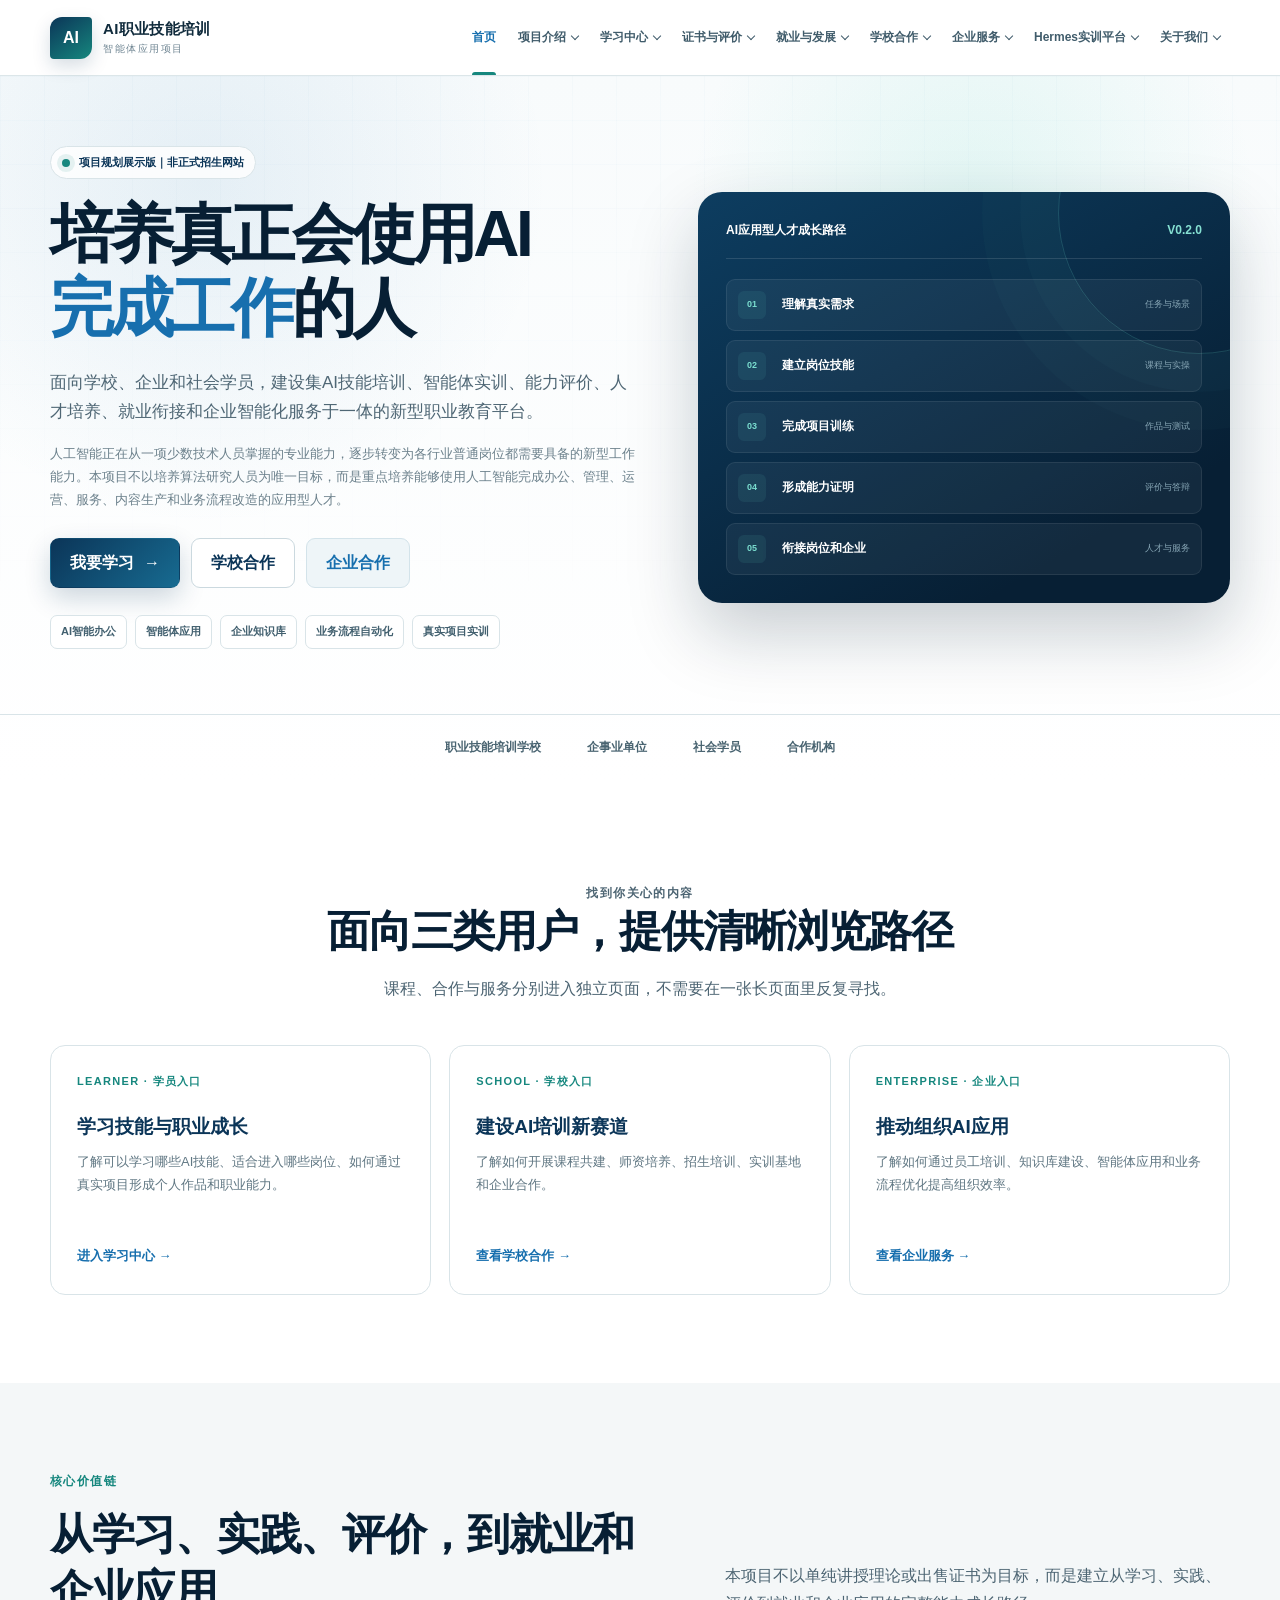
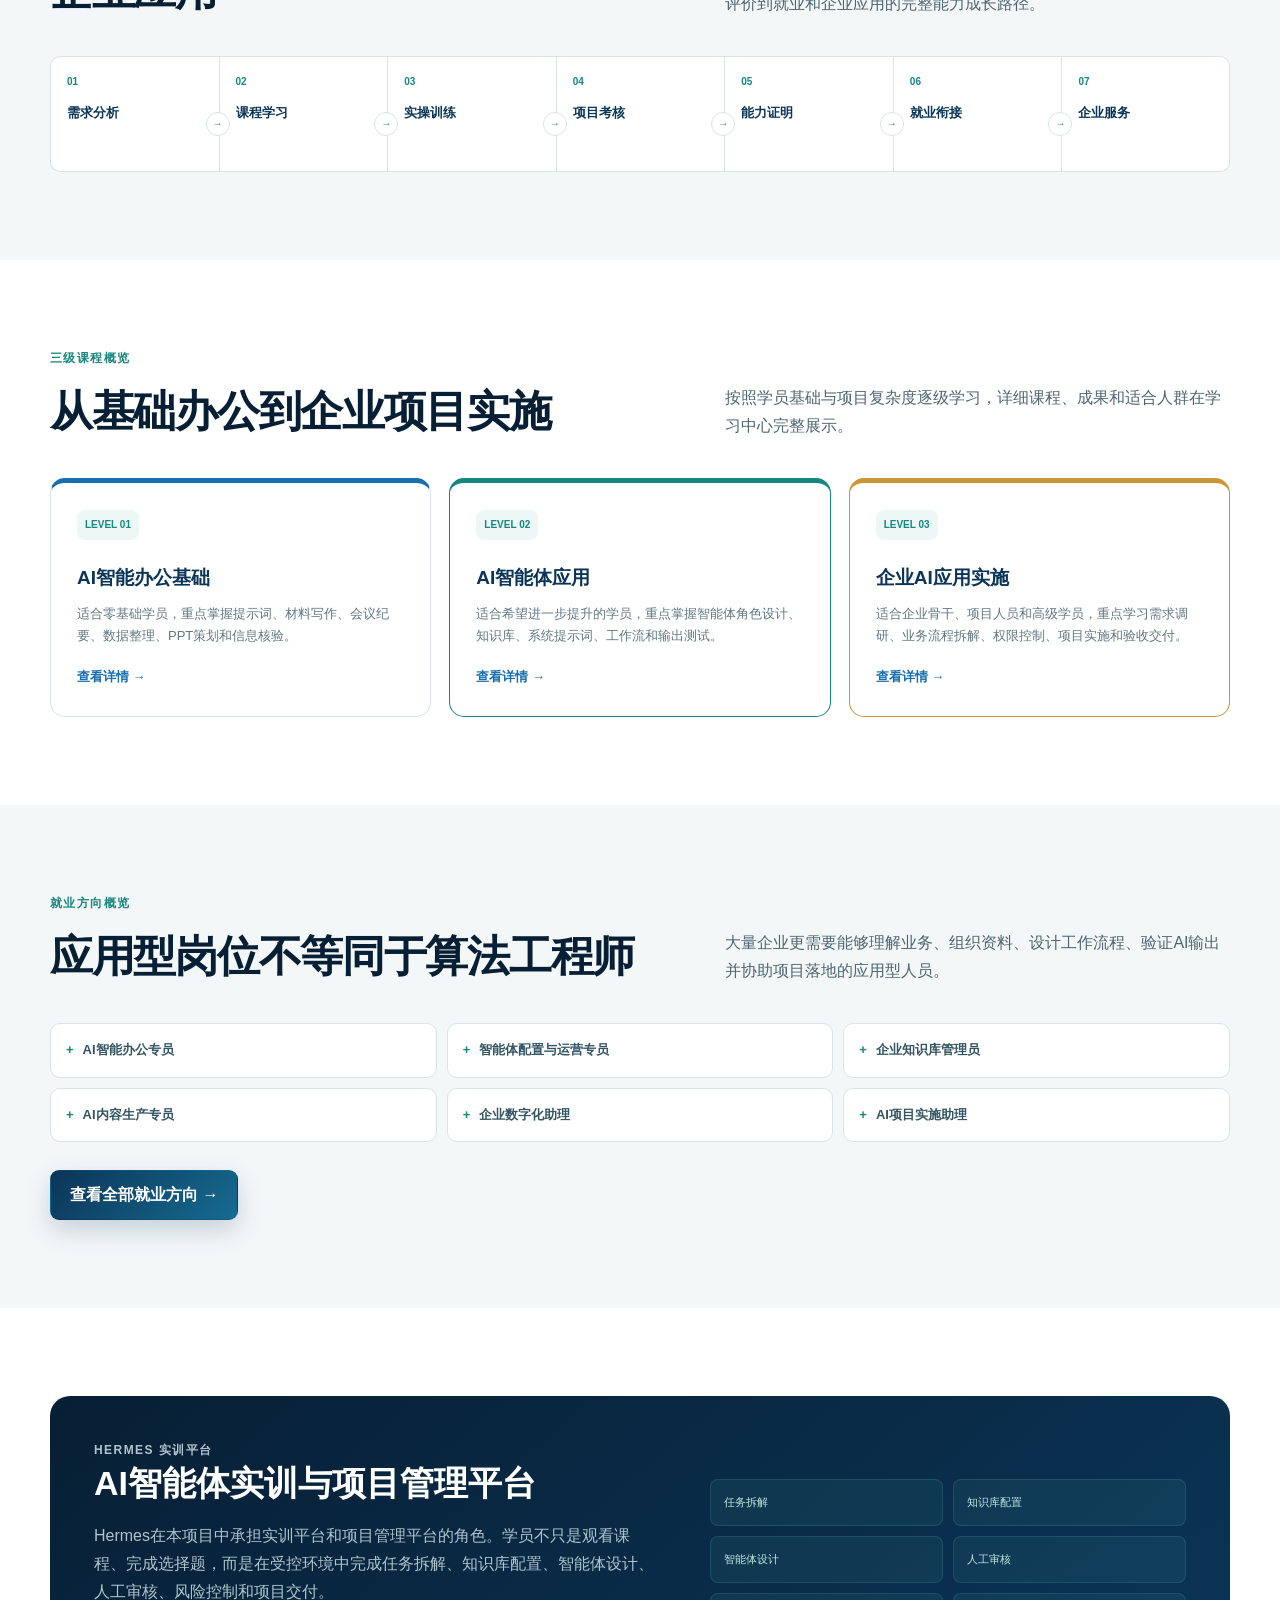
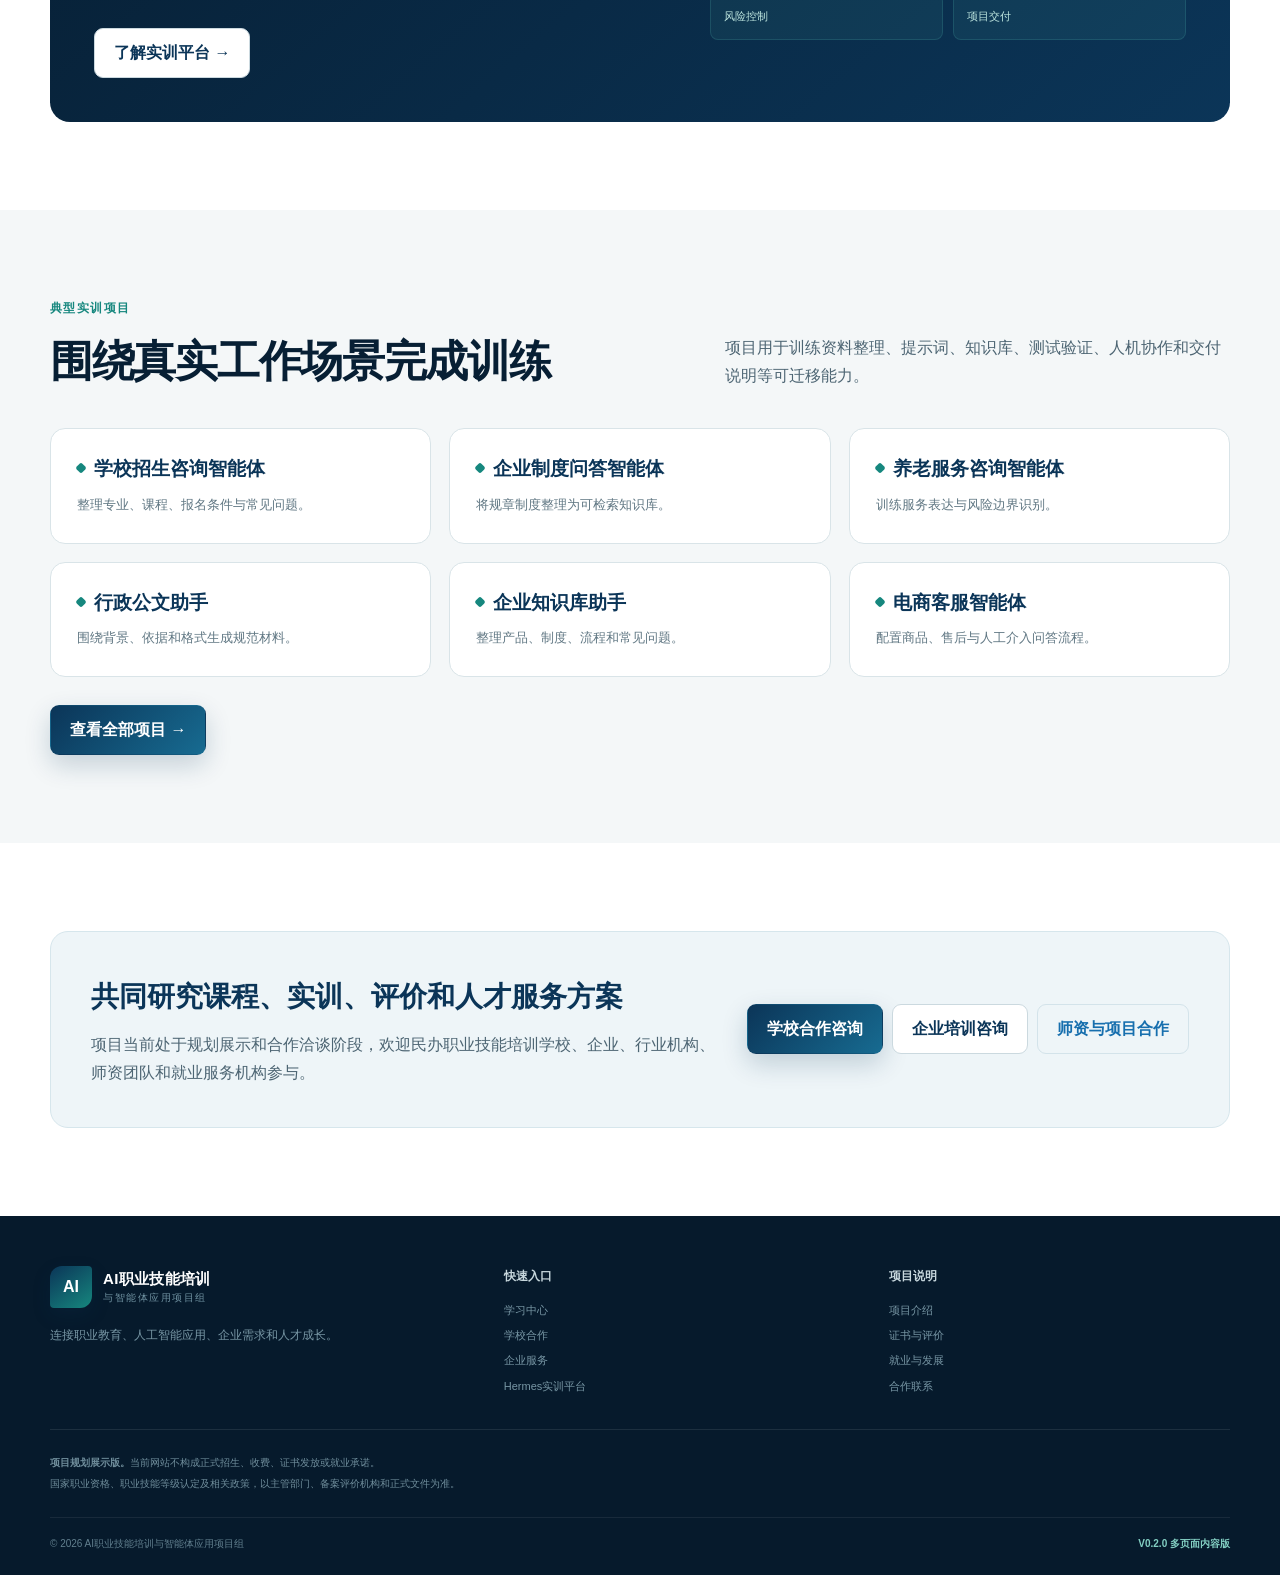
<file: index.html>
<!doctype html>
<html lang="zh-CN">
<head>
  <meta charset="utf-8"><meta name="viewport" content="width=device-width,initial-scale=1">
  <meta name="description" content="AI职业技能培训与智能体应用项目：面向学校、企业和社会学员的AI技能培训、实训、评价、就业与企业服务平台。">
  <meta name="theme-color" content="#0b3558"><title>AI职业技能培训与智能体应用项目</title>
  <link rel="stylesheet" href="assets/css/style.css"><script src="assets/js/main.js" defer></script>
</head>
<body data-page="home">
  <a class="skip-link" href="#main">跳到主要内容</a>
  <header class="site-header"><div class="container header-bar">
    <a class="brand" href="index.html" aria-label="返回首页"><span class="brand-mark">AI</span><span class="brand-copy"><strong>AI职业技能培训</strong><small>智能体应用项目</small></span></a>
    <button class="menu-toggle" type="button" aria-expanded="false" aria-controls="site-nav" aria-label="打开或关闭导航"><span></span><span></span><span></span></button>
    <nav class="site-nav" id="site-nav" aria-label="主导航">
      <a class="nav-home" data-nav="home" href="index.html">首页</a>
      <div class="nav-group" data-nav="project"><button class="nav-primary" type="button" aria-expanded="false">项目介绍<span class="nav-chevron"></span></button><div class="submenu"><a href="project/">项目介绍概览</a><a href="project/#background">项目背景</a><a href="project/#demand">市场需求</a><a href="project/#goals">培养目标</a><a href="project/#advantages">项目优势</a><a href="project/#plan">发展规划</a></div></div>
      <div class="nav-group" data-nav="learning"><button class="nav-primary" type="button" aria-expanded="false">学习中心<span class="nav-chevron"></span></button><div class="submenu"><a href="learning/">学习中心概览</a><a href="learning/#office">AI智能办公基础</a><a href="learning/#agent">AI智能体应用</a><a href="learning/#implementation">企业AI应用实施</a><a href="learning/#projects">实训项目</a><a href="learning/#assessment">考核方式</a></div></div>
      <div class="nav-group" data-nav="certificate"><button class="nav-primary" type="button" aria-expanded="false">证书与评价<span class="nav-chevron"></span></button><div class="submenu"><a href="certificate/">证书与评价概览</a><a href="certificate/#training">培训合格证明</a><a href="certificate/#portfolio">实训能力证明</a><a href="certificate/#national">国家职业衔接</a><a href="certificate/#compliance">合规说明</a><a href="certificate/#faq">常见问题</a></div></div>
      <div class="nav-group" data-nav="career"><button class="nav-primary" type="button" aria-expanded="false">就业与发展<span class="nav-chevron"></span></button><div class="submenu"><a href="career/">就业与发展概览</a><a href="career/#roles">就业岗位</a><a href="career/#venture">创业与兼职</a><a href="career/#portfolio">学员作品集</a><a href="career/#service">就业服务流程</a><a href="career/#talent">人才库规划</a></div></div>
      <div class="nav-group" data-nav="school"><button class="nav-primary" type="button" aria-expanded="false">学校合作<span class="nav-chevron"></span></button><div class="submenu"><a href="school/">学校合作概览</a><a href="school/#value">合作价值</a><a href="school/#models">收益模式</a><a href="school/#curriculum">课程共建</a><a href="school/#base">实训基地</a><a href="school/#teachers">师资培养</a><a href="school/#process">合作流程</a></div></div>
      <div class="nav-group" data-nav="enterprise"><button class="nav-primary" type="button" aria-expanded="false">企业服务<span class="nav-chevron"></span></button><div class="submenu"><a href="enterprise/">企业服务概览</a><a href="enterprise/#training">企业AI培训</a><a href="enterprise/#knowledge">知识库建设</a><a href="enterprise/#agents">智能体建设</a><a href="enterprise/#workflow">流程优化</a><a href="enterprise/#delivery">交付与维护</a></div></div>
      <div class="nav-group" data-nav="hermes"><button class="nav-primary" type="button" aria-expanded="false">Hermes实训平台<span class="nav-chevron"></span></button><div class="submenu"><a href="hermes/">平台概览</a><a href="hermes/#teaching">教学流程</a><a href="hermes/#practice">实训流程</a><a href="hermes/#management">项目管理</a><a href="hermes/#risk">风险与审计</a><a href="hermes/#roadmap">发展规划</a></div></div>
      <div class="nav-group" data-nav="about"><button class="nav-primary" type="button" aria-expanded="false">关于我们<span class="nav-chevron"></span></button><div class="submenu"><a href="about/">关于我们概览</a><a href="about/#vision">项目愿景</a><a href="about/#team">团队说明</a><a href="about/#partners">伙伴规划</a><a href="about/#contact">联系方式</a><a href="about/#compliance">合规声明</a></div></div>
    </nav>
  </div></header><button class="nav-scrim" type="button" aria-label="关闭导航"></button>

  <main id="main">
    <section class="home-hero"><div class="container home-hero-grid">
      <div><div class="preview-badge">项目规划展示版｜非正式招生网站</div><h1>培养真正会使用AI<br><em>完成工作</em>的人</h1>
        <p class="hero-lead">面向学校、企业和社会学员，建设集AI技能培训、智能体实训、能力评价、人才培养、就业衔接和企业智能化服务于一体的新型职业教育平台。</p>
        <p class="hero-support">人工智能正在从一项少数技术人员掌握的专业能力，逐步转变为各行业普通岗位都需要具备的新型工作能力。本项目不以培养算法研究人员为唯一目标，而是重点培养能够使用人工智能完成办公、管理、运营、服务、内容生产和业务流程改造的应用型人才。</p>
        <div class="hero-actions"><a class="button button-primary" href="learning/">我要学习 <span>→</span></a><a class="button button-secondary" href="school/">学校合作</a><a class="button button-soft" href="enterprise/">企业合作</a></div>
        <ul class="tag-list hero-tags"><li>AI智能办公</li><li>智能体应用</li><li>企业知识库</li><li>业务流程自动化</li><li>真实项目实训</li></ul>
      </div>
      <div class="hero-visual" aria-label="能力成长路径概览"><div class="visual-head"><span>AI应用型人才成长路径</span><span>V0.2.0</span></div><div class="visual-path">
        <div class="visual-step"><span>01</span><strong>理解真实需求</strong><small>任务与场景</small></div><div class="visual-step"><span>02</span><strong>建立岗位技能</strong><small>课程与实操</small></div><div class="visual-step"><span>03</span><strong>完成项目训练</strong><small>作品与测试</small></div><div class="visual-step"><span>04</span><strong>形成能力证明</strong><small>评价与答辩</small></div><div class="visual-step"><span>05</span><strong>衔接岗位和企业</strong><small>人才与服务</small></div>
      </div></div>
    </div><div class="home-hero-foot"><div class="container"><span>职业技能培训学校</span><span>企事业单位</span><span>社会学员</span><span>合作机构</span></div></div></section>

    <section class="section" id="audience"><div class="container"><div class="section-head center"><p class="section-kicker">找到你关心的内容</p><h2>面向三类用户，提供清晰浏览路径</h2><p>课程、合作与服务分别进入独立页面，不需要在一张长页面里反复寻找。</p></div><div class="card-grid">
      <article class="info-card audience-card"><span class="audience-role">LEARNER · 学员入口</span><h3>学习技能与职业成长</h3><p>了解可以学习哪些AI技能、适合进入哪些岗位、如何通过真实项目形成个人作品和职业能力。</p><a class="text-link" href="learning/">进入学习中心 →</a></article>
      <article class="info-card audience-card"><span class="audience-role">SCHOOL · 学校入口</span><h3>建设AI培训新赛道</h3><p>了解如何开展课程共建、师资培养、招生培训、实训基地和企业合作。</p><a class="text-link" href="school/">查看学校合作 →</a></article>
      <article class="info-card audience-card"><span class="audience-role">ENTERPRISE · 企业入口</span><h3>推动组织AI应用</h3><p>了解如何通过员工培训、知识库建设、智能体应用和业务流程优化提高组织效率。</p><a class="text-link" href="enterprise/">查看企业服务 →</a></article>
    </div></div></section>

    <section class="section section-tint" id="value"><div class="container"><div class="section-head"><div><p class="section-kicker">核心价值链</p><h2>从学习、实践、评价，到就业和企业应用</h2></div><p>本项目不以单纯讲授理论或出售证书为目标，而是建立从学习、实践、评价到就业和企业应用的完整能力成长路径。</p></div><ol class="flow" style="--steps:7"><li><span>01</span><strong>需求分析</strong></li><li><span>02</span><strong>课程学习</strong></li><li><span>03</span><strong>实操训练</strong></li><li><span>04</span><strong>项目考核</strong></li><li><span>05</span><strong>能力证明</strong></li><li><span>06</span><strong>就业衔接</strong></li><li><span>07</span><strong>企业服务</strong></li></ol></div></section>

    <section class="section" id="courses"><div class="container"><div class="section-head"><div><p class="section-kicker">三级课程概览</p><h2>从基础办公到企业项目实施</h2></div><p>按照学员基础与项目复杂度逐级学习，详细课程、成果和适合人群在学习中心完整展示。</p></div><div class="card-grid">
      <article class="info-card course-overview"><span class="card-no">LEVEL 01</span><h3>AI智能办公基础</h3><p>适合零基础学员，重点掌握提示词、材料写作、会议纪要、数据整理、PPT策划和信息核验。</p><a class="text-link" href="learning/#office">查看详情 →</a></article>
      <article class="info-card course-overview"><span class="card-no">LEVEL 02</span><h3>AI智能体应用</h3><p>适合希望进一步提升的学员，重点掌握智能体角色设计、知识库、系统提示词、工作流和输出测试。</p><a class="text-link" href="learning/#agent">查看详情 →</a></article>
      <article class="info-card course-overview"><span class="card-no">LEVEL 03</span><h3>企业AI应用实施</h3><p>适合企业骨干、项目人员和高级学员，重点学习需求调研、业务流程拆解、权限控制、项目实施和验收交付。</p><a class="text-link" href="learning/#implementation">查看详情 →</a></article>
    </div></div></section>

    <section class="section section-tint" id="jobs"><div class="container"><div class="section-head"><div><p class="section-kicker">就业方向概览</p><h2>应用型岗位不等同于算法工程师</h2></div><p>大量企业更需要能够理解业务、组织资料、设计工作流程、验证AI输出并协助项目落地的应用型人员。</p></div><ul class="job-chips"><li>AI智能办公专员</li><li>智能体配置与运营专员</li><li>企业知识库管理员</li><li>AI内容生产专员</li><li>企业数字化助理</li><li>AI项目实施助理</li></ul><p style="margin:28px 0 0"><a class="button button-primary" href="career/">查看全部就业方向 →</a></p></div></section>

    <section class="section" id="hermes"><div class="container"><div class="feature-band"><div><p class="section-kicker">HERMES 实训平台</p><h2>AI智能体实训与项目管理平台</h2><p>Hermes在本项目中承担实训平台和项目管理平台的角色。学员不只是观看课程、完成选择题，而是在受控环境中完成任务拆解、知识库配置、智能体设计、人工审核、风险控制和项目交付。</p><a class="button button-secondary" href="hermes/">了解实训平台 →</a></div><div class="feature-points"><span>任务拆解</span><span>知识库配置</span><span>智能体设计</span><span>人工审核</span><span>风险控制</span><span>项目交付</span></div></div></div></section>

    <section class="section section-tint" id="projects"><div class="container"><div class="section-head"><div><p class="section-kicker">典型实训项目</p><h2>围绕真实工作场景完成训练</h2></div><p>项目用于训练资料整理、提示词、知识库、测试验证、人机协作和交付说明等可迁移能力。</p></div><div class="card-grid">
      <article class="info-card project-card"><h3>学校招生咨询智能体</h3><p>整理专业、课程、报名条件与常见问题。</p></article><article class="info-card project-card"><h3>企业制度问答智能体</h3><p>将规章制度整理为可检索知识库。</p></article><article class="info-card project-card"><h3>养老服务咨询智能体</h3><p>训练服务表达与风险边界识别。</p></article><article class="info-card project-card"><h3>行政公文助手</h3><p>围绕背景、依据和格式生成规范材料。</p></article><article class="info-card project-card"><h3>企业知识库助手</h3><p>整理产品、制度、流程和常见问题。</p></article><article class="info-card project-card"><h3>电商客服智能体</h3><p>配置商品、售后与人工介入问答流程。</p></article>
    </div><p style="margin:28px 0 0"><a class="button button-primary" href="learning/#projects">查看全部项目 →</a></p></div></section>

    <section class="section" id="cooperation"><div class="container"><div class="cta-panel"><div><h2>共同研究课程、实训、评价和人才服务方案</h2><p>项目当前处于规划展示和合作洽谈阶段，欢迎民办职业技能培训学校、企业、行业机构、师资团队和就业服务机构参与。</p></div><div class="cta-actions"><a class="button button-primary" href="school/#process">学校合作咨询</a><a class="button button-secondary" href="enterprise/">企业培训咨询</a><a class="button button-soft" href="about/#contact">师资与项目合作</a></div></div></div></section>
  </main>

  <footer class="site-footer"><div class="container"><div class="footer-main"><div><div class="brand footer-brand"><span class="brand-mark">AI</span><span class="brand-copy"><strong>AI职业技能培训</strong><small>与智能体应用项目组</small></span></div><p class="footer-intro">连接职业教育、人工智能应用、企业需求和人才成长。</p></div><div class="footer-col"><h3>快速入口</h3><a href="learning/">学习中心</a><a href="school/">学校合作</a><a href="enterprise/">企业服务</a><a href="hermes/">Hermes实训平台</a></div><div class="footer-col"><h3>项目说明</h3><a href="project/">项目介绍</a><a href="certificate/">证书与评价</a><a href="career/">就业与发展</a><a href="about/#contact">合作联系</a></div></div><div class="footer-compliance"><p><strong>项目规划展示版。</strong>当前网站不构成正式招生、收费、证书发放或就业承诺。</p><p>国家职业资格、职业技能等级认定及相关政策，以主管部门、备案评价机构和正式文件为准。</p></div><div class="footer-bottom"><span>© 2026 AI职业技能培训与智能体应用项目组</span><strong>V0.2.0 多页面内容版</strong></div></div></footer>
  <button class="back-top" type="button" aria-label="返回顶部">↑</button>
</body></html>
</file>
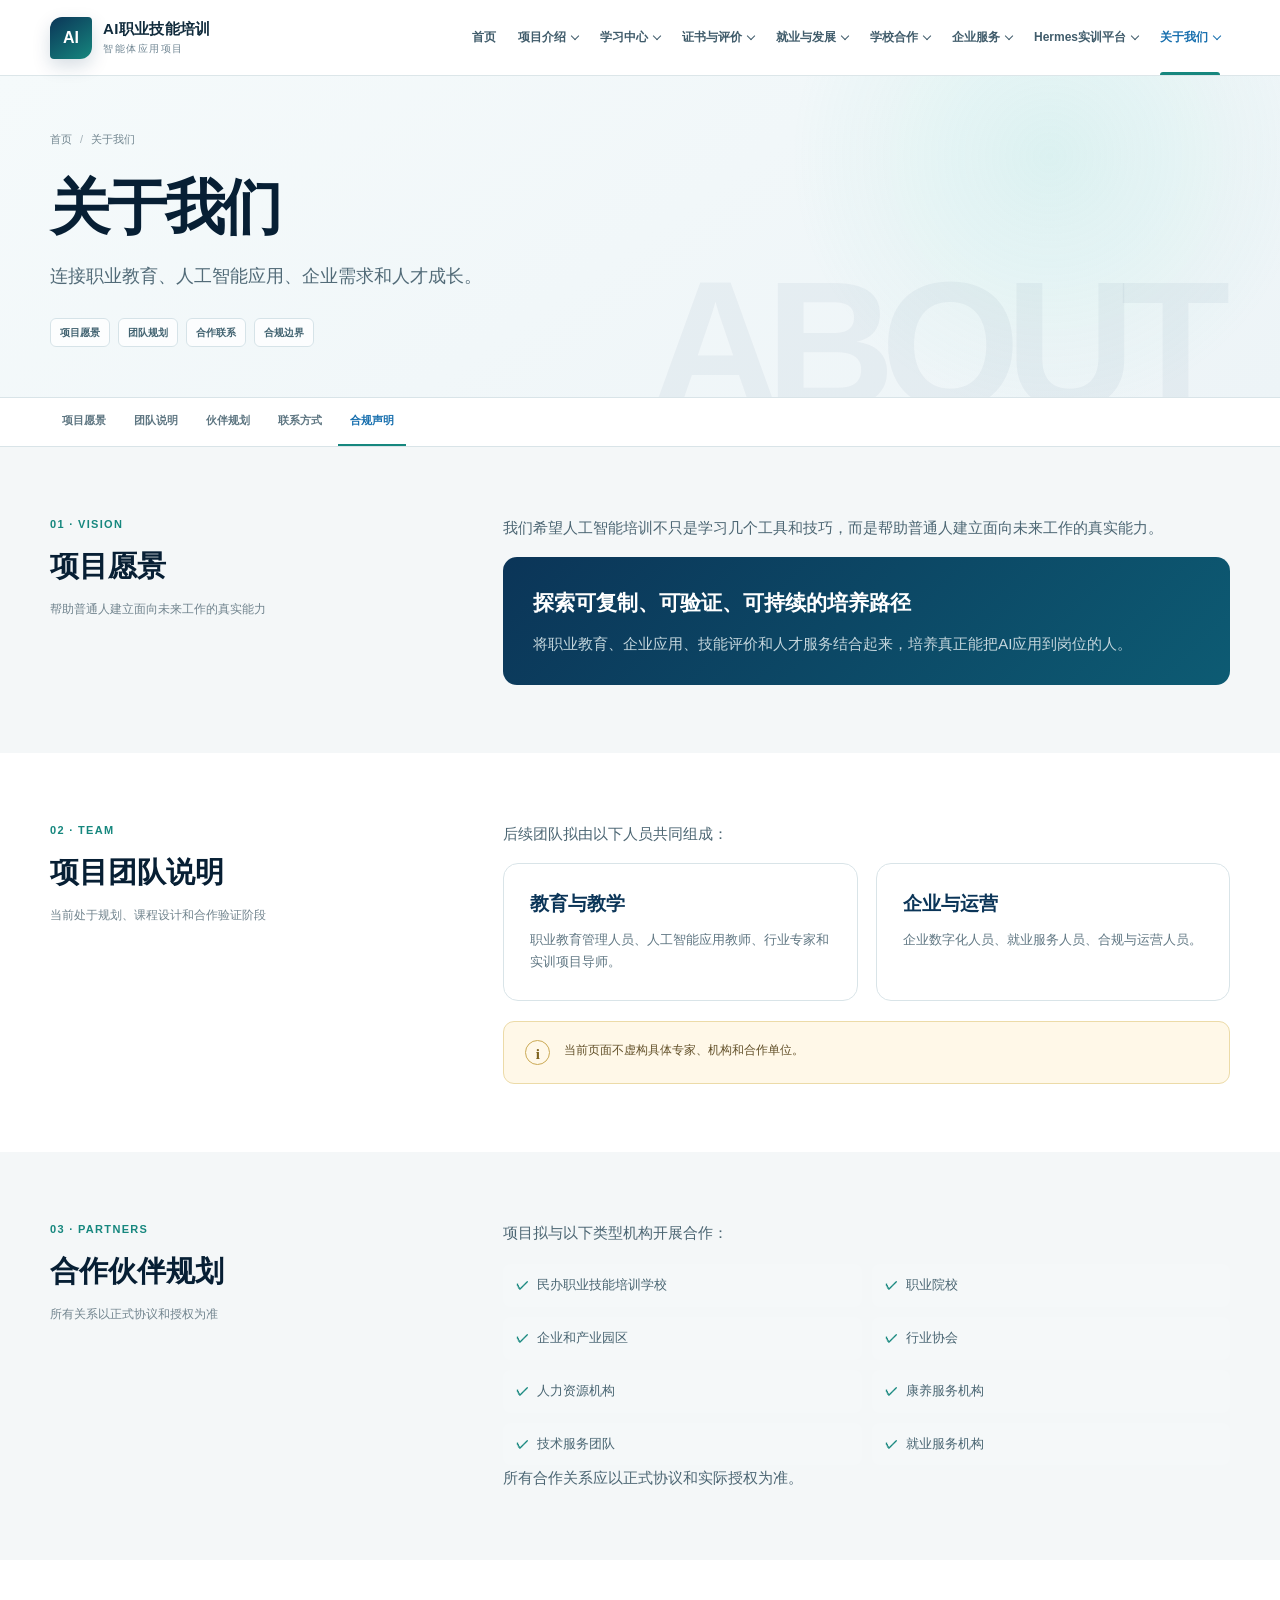
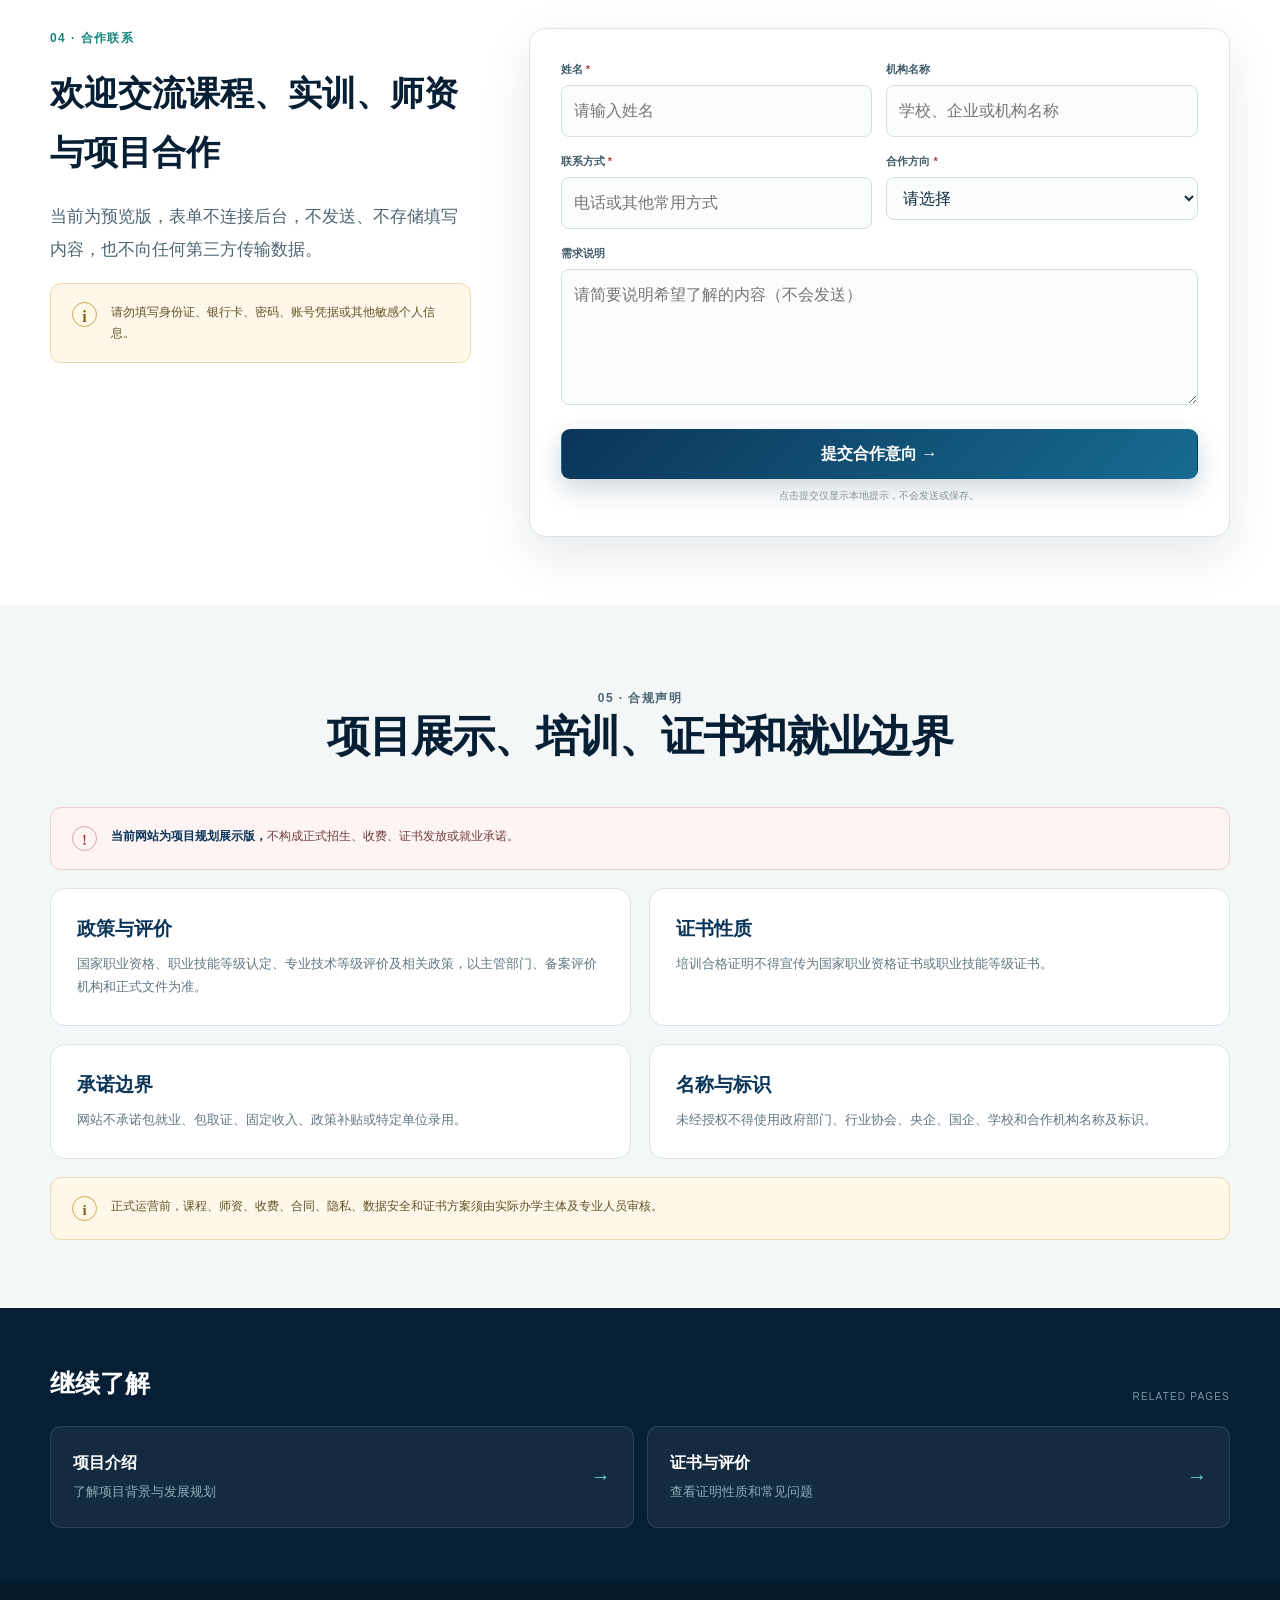
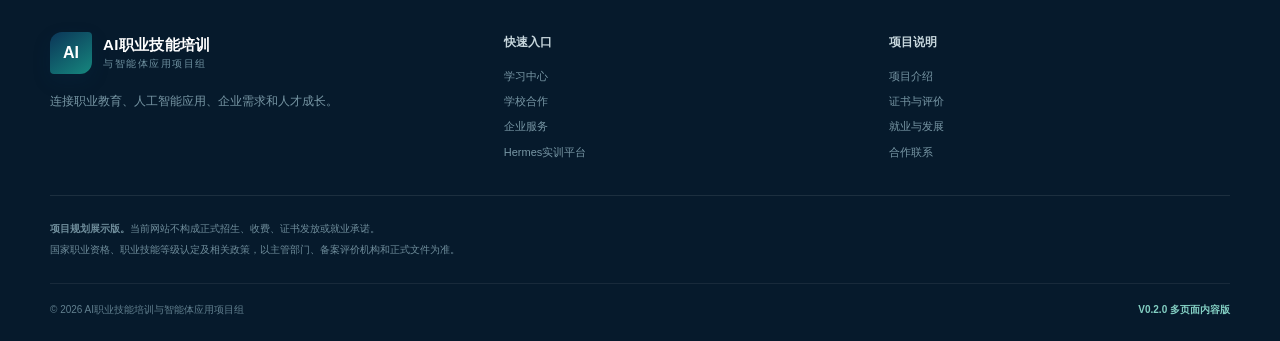
<file: about/index.html>
<!doctype html><html lang="zh-CN"><head><meta charset="utf-8"><meta name="viewport" content="width=device-width,initial-scale=1"><meta name="description" content="了解项目愿景、团队与合作伙伴规划，提交不会联网的预览版合作意向。"><title>关于我们｜AI职业技能培训与智能体应用项目</title><link rel="stylesheet" href="../assets/css/style.css"><script src="../assets/js/main.js" defer></script></head><body data-page="about"><a class="skip-link" href="#main">跳到主要内容</a><header class="site-header" data-shared-header data-root="../"></header><button class="nav-scrim" type="button" aria-label="关闭导航"></button>
<main id="main"><section class="page-hero" data-code="ABOUT"><div class="container"><ol class="breadcrumbs"><li><a href="../index.html">首页</a></li><li>关于我们</li></ol><h1>关于我们</h1><p class="page-subtitle">连接职业教育、人工智能应用、企业需求和人才成长。</p><div class="page-meta"><span>项目愿景</span><span>团队规划</span><span>合作联系</span><span>合规边界</span></div></div></section><nav class="anchor-nav" aria-label="本页目录"><div class="container"><a href="#vision">项目愿景</a><a href="#team">团队说明</a><a href="#partners">伙伴规划</a><a href="#contact">联系方式</a><a href="#compliance">合规声明</a></div></nav>
<section class="content-section" id="vision"><div class="container content-layout"><div class="content-title"><span class="section-no">01 · VISION</span><h2>项目愿景</h2><p>帮助普通人建立面向未来工作的真实能力</p></div><div class="prose"><p>我们希望人工智能培训不只是学习几个工具和技巧，而是帮助普通人建立面向未来工作的真实能力。</p><div class="statement"><strong>探索可复制、可验证、可持续的培养路径</strong><p>将职业教育、企业应用、技能评价和人才服务结合起来，培养真正能把AI应用到岗位的人。</p></div></div></div></section>
<section class="content-section" id="team"><div class="container content-layout"><div class="content-title"><span class="section-no">02 · TEAM</span><h2>项目团队说明</h2><p>当前处于规划、课程设计和合作验证阶段</p></div><div class="prose"><p>后续团队拟由以下人员共同组成：</p><div class="card-grid two"><article class="info-card"><h3>教育与教学</h3><p>职业教育管理人员、人工智能应用教师、行业专家和实训项目导师。</p></article><article class="info-card"><h3>企业与运营</h3><p>企业数字化人员、就业服务人员、合规与运营人员。</p></article></div><div class="notice" style="margin-top:20px"><p>当前页面不虚构具体专家、机构和合作单位。</p></div></div></div></section>
<section class="content-section" id="partners"><div class="container content-layout"><div class="content-title"><span class="section-no">03 · PARTNERS</span><h2>合作伙伴规划</h2><p>所有关系以正式协议和授权为准</p></div><div class="prose"><p>项目拟与以下类型机构开展合作：</p><ul class="check-list"><li>民办职业技能培训学校</li><li>职业院校</li><li>企业和产业园区</li><li>行业协会</li><li>人力资源机构</li><li>康养服务机构</li><li>技术服务团队</li><li>就业服务机构</li></ul><p>所有合作关系应以正式协议和实际授权为准。</p></div></div></section>
<section class="content-section" id="contact"><div class="container contact-grid"><div><p class="section-kicker">04 · 合作联系</p><h2 style="margin:0;color:var(--navy-deep);font-size:34px">欢迎交流课程、实训、师资与项目合作</h2><p class="lead">当前为预览版，表单不连接后台，不发送、不存储填写内容，也不向任何第三方传输数据。</p><div class="notice"><p>请勿填写身份证、银行卡、密码、账号凭据或其他敏感个人信息。</p></div></div><form class="contact-form" id="interest-form" novalidate><div class="form-row"><div class="field"><label for="name">姓名 <span>*</span></label><input id="name" name="name" type="text" autocomplete="name" required placeholder="请输入姓名"></div><div class="field"><label for="organization">机构名称</label><input id="organization" name="organization" type="text" autocomplete="organization" placeholder="学校、企业或机构名称"></div></div><div class="form-row"><div class="field"><label for="contact-way">联系方式 <span>*</span></label><input id="contact-way" name="contact" type="text" autocomplete="tel" required placeholder="电话或其他常用方式"></div><div class="field"><label for="direction">合作方向 <span>*</span></label><select id="direction" name="direction" required><option value="">请选择</option><option>学校合作</option><option>企业培训</option><option>学员咨询</option><option>师资合作</option><option>就业合作</option><option>项目实施</option></select></div></div><div class="field"><label for="needs">需求说明</label><textarea id="needs" name="needs" rows="4" placeholder="请简要说明希望了解的内容（不会发送）"></textarea></div><button class="button button-primary" style="width:100%" type="submit">提交合作意向 →</button><p class="form-hint">点击提交仅显示本地提示，不会发送或保存。</p><div class="form-status" id="form-status" role="status" aria-live="polite" hidden></div></form></div></section>
<section class="content-section" id="compliance"><div class="container"><div class="section-head center"><p class="section-kicker">05 · 合规声明</p><h2>项目展示、培训、证书和就业边界</h2></div><div class="prose"><div class="notice danger"><p><strong>当前网站为项目规划展示版，</strong>不构成正式招生、收费、证书发放或就业承诺。</p></div><div class="card-grid two" style="margin-top:18px"><article class="info-card"><h3>政策与评价</h3><p>国家职业资格、职业技能等级认定、专业技术等级评价及相关政策，以主管部门、备案评价机构和正式文件为准。</p></article><article class="info-card"><h3>证书性质</h3><p>培训合格证明不得宣传为国家职业资格证书或职业技能等级证书。</p></article><article class="info-card"><h3>承诺边界</h3><p>网站不承诺包就业、包取证、固定收入、政策补贴或特定单位录用。</p></article><article class="info-card"><h3>名称与标识</h3><p>未经授权不得使用政府部门、行业协会、央企、国企、学校和合作机构名称及标识。</p></article></div><div class="notice" style="margin-top:18px"><p>正式运营前，课程、师资、收费、合同、隐私、数据安全和证书方案须由实际办学主体及专业人员审核。</p></div></div></div></section></main>
<section class="related"><div class="container"><div class="related-head"><h2>继续了解</h2><span>RELATED PAGES</span></div><div class="related-grid"><a class="related-card" href="../project/"><div><strong>项目介绍</strong><small>了解项目背景与发展规划</small></div><span>→</span></a><a class="related-card" href="../certificate/"><div><strong>证书与评价</strong><small>查看证明性质和常见问题</small></div><span>→</span></a></div></div></section><footer class="site-footer" data-shared-footer data-root="../"></footer><button class="back-top" type="button" aria-label="返回顶部">↑</button></body></html>
</file>
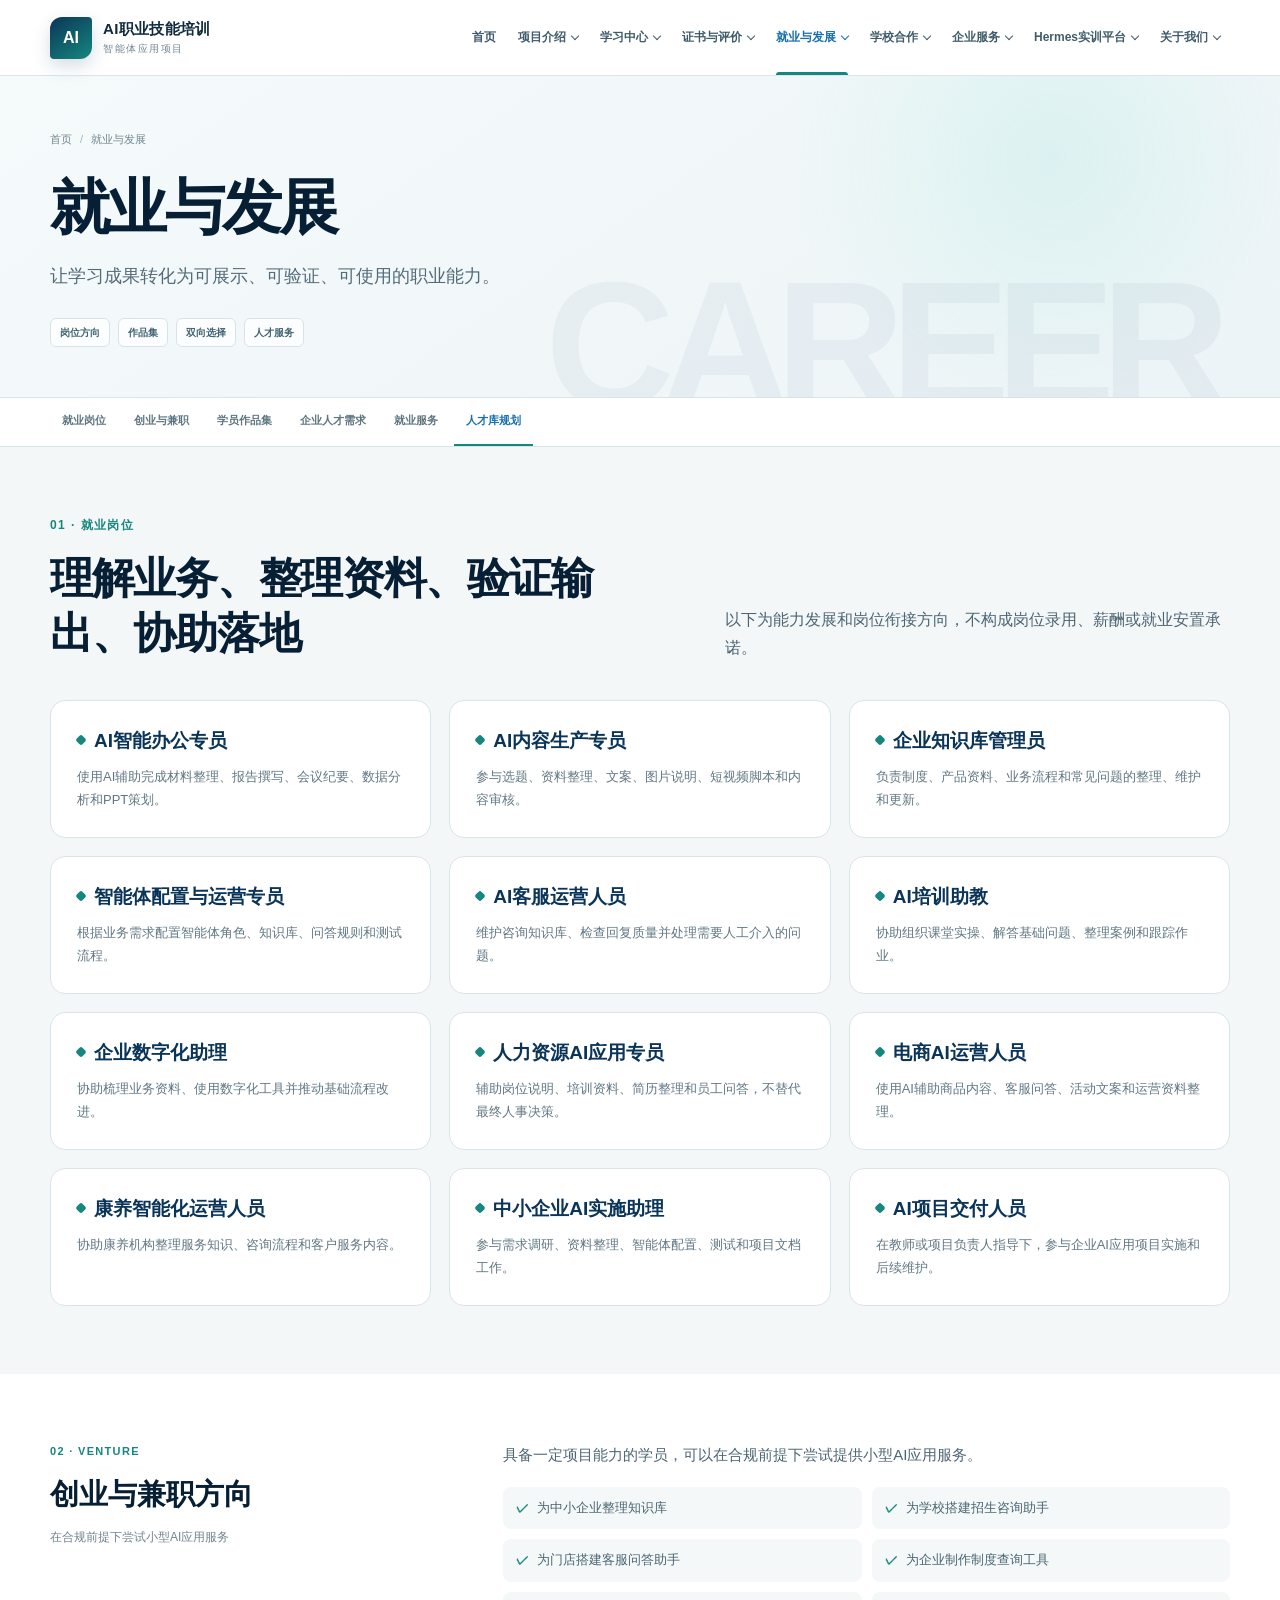
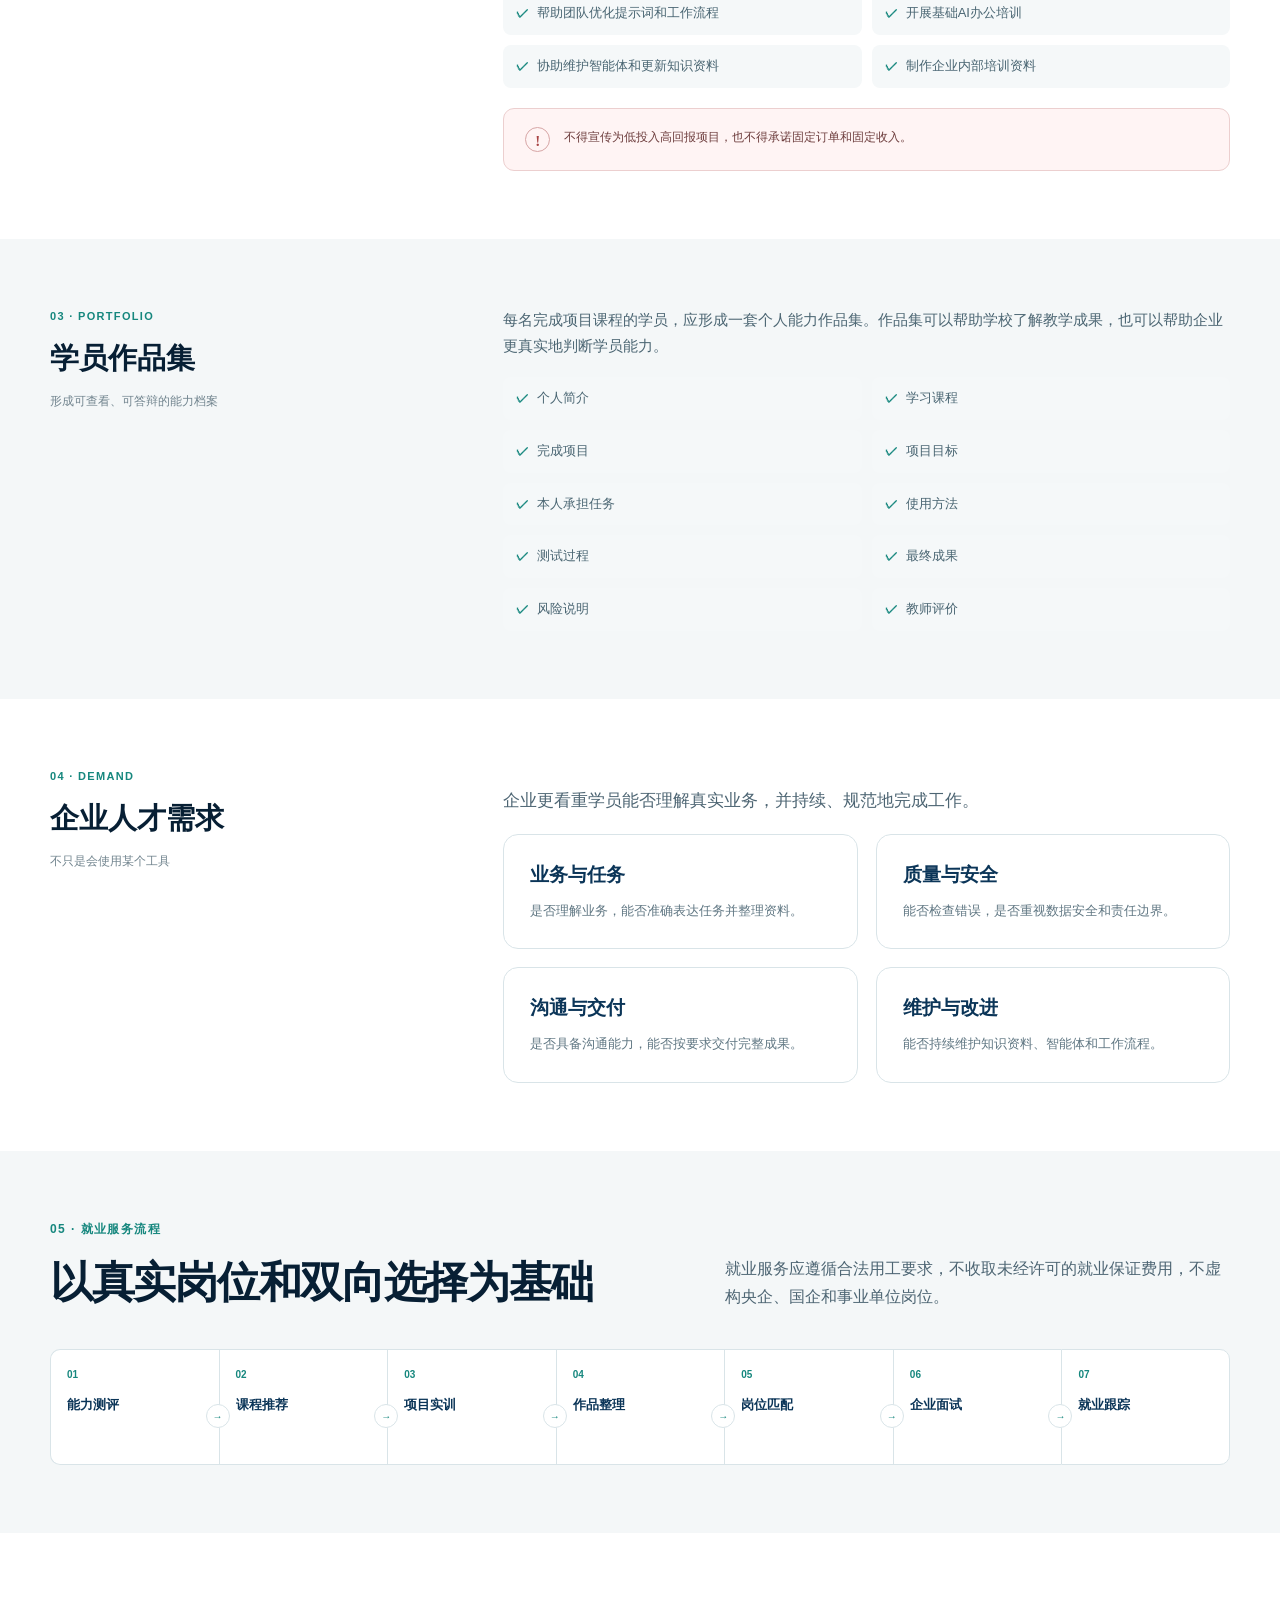
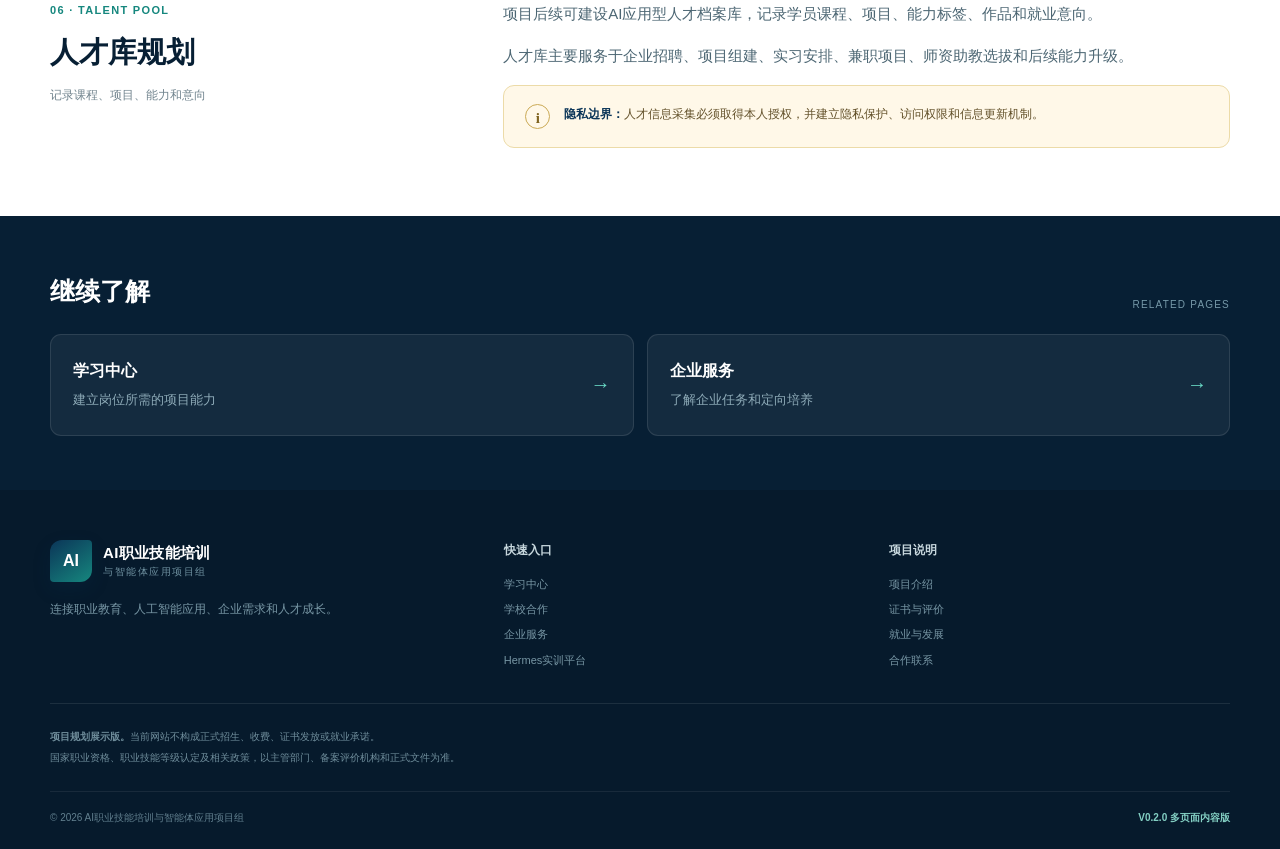
<file: career/index.html>
<!doctype html><html lang="zh-CN"><head><meta charset="utf-8"><meta name="viewport" content="width=device-width,initial-scale=1"><meta name="description" content="AI应用型岗位、创业兼职方向、学员作品集、企业人才需求与就业服务流程。"><title>就业与发展｜AI职业技能培训与智能体应用项目</title><link rel="stylesheet" href="../assets/css/style.css"><script src="../assets/js/main.js" defer></script></head><body data-page="career"><a class="skip-link" href="#main">跳到主要内容</a><header class="site-header" data-shared-header data-root="../"></header><button class="nav-scrim" type="button" aria-label="关闭导航"></button>
<main id="main"><section class="page-hero" data-code="CAREER"><div class="container"><ol class="breadcrumbs"><li><a href="../index.html">首页</a></li><li>就业与发展</li></ol><h1>就业与发展</h1><p class="page-subtitle">让学习成果转化为可展示、可验证、可使用的职业能力。</p><div class="page-meta"><span>岗位方向</span><span>作品集</span><span>双向选择</span><span>人才服务</span></div></div></section><nav class="anchor-nav" aria-label="本页目录"><div class="container"><a href="#roles">就业岗位</a><a href="#venture">创业与兼职</a><a href="#portfolio">学员作品集</a><a href="#demand">企业人才需求</a><a href="#service">就业服务</a><a href="#talent">人才库规划</a></div></nav>
<section class="content-section" id="roles"><div class="container"><div class="section-head"><div><p class="section-kicker">01 · 就业岗位</p><h2>理解业务、整理资料、验证输出、协助落地</h2></div><p>以下为能力发展和岗位衔接方向，不构成岗位录用、薪酬或就业安置承诺。</p></div><div class="card-grid"><article class="info-card role-card"><h3>AI智能办公专员</h3><p>使用AI辅助完成材料整理、报告撰写、会议纪要、数据分析和PPT策划。</p></article><article class="info-card role-card"><h3>AI内容生产专员</h3><p>参与选题、资料整理、文案、图片说明、短视频脚本和内容审核。</p></article><article class="info-card role-card"><h3>企业知识库管理员</h3><p>负责制度、产品资料、业务流程和常见问题的整理、维护和更新。</p></article><article class="info-card role-card"><h3>智能体配置与运营专员</h3><p>根据业务需求配置智能体角色、知识库、问答规则和测试流程。</p></article><article class="info-card role-card"><h3>AI客服运营人员</h3><p>维护咨询知识库、检查回复质量并处理需要人工介入的问题。</p></article><article class="info-card role-card"><h3>AI培训助教</h3><p>协助组织课堂实操、解答基础问题、整理案例和跟踪作业。</p></article><article class="info-card role-card"><h3>企业数字化助理</h3><p>协助梳理业务资料、使用数字化工具并推动基础流程改进。</p></article><article class="info-card role-card"><h3>人力资源AI应用专员</h3><p>辅助岗位说明、培训资料、简历整理和员工问答，不替代最终人事决策。</p></article><article class="info-card role-card"><h3>电商AI运营人员</h3><p>使用AI辅助商品内容、客服问答、活动文案和运营资料整理。</p></article><article class="info-card role-card"><h3>康养智能化运营人员</h3><p>协助康养机构整理服务知识、咨询流程和客户服务内容。</p></article><article class="info-card role-card"><h3>中小企业AI实施助理</h3><p>参与需求调研、资料整理、智能体配置、测试和项目文档工作。</p></article><article class="info-card role-card"><h3>AI项目交付人员</h3><p>在教师或项目负责人指导下，参与企业AI应用项目实施和后续维护。</p></article></div></div></section>
<section class="content-section" id="venture"><div class="container content-layout"><div class="content-title"><span class="section-no">02 · VENTURE</span><h2>创业与兼职方向</h2><p>在合规前提下尝试小型AI应用服务</p></div><div class="prose"><p>具备一定项目能力的学员，可以在合规前提下尝试提供小型AI应用服务。</p><ul class="check-list"><li>为中小企业整理知识库</li><li>为学校搭建招生咨询助手</li><li>为门店搭建客服问答助手</li><li>为企业制作制度查询工具</li><li>帮助团队优化提示词和工作流程</li><li>开展基础AI办公培训</li><li>协助维护智能体和更新知识资料</li><li>制作企业内部培训资料</li></ul><div class="notice danger" style="margin-top:20px"><p>不得宣传为低投入高回报项目，也不得承诺固定订单和固定收入。</p></div></div></div></section>
<section class="content-section" id="portfolio"><div class="container content-layout"><div class="content-title"><span class="section-no">03 · PORTFOLIO</span><h2>学员作品集</h2><p>形成可查看、可答辩的能力档案</p></div><div class="prose"><p>每名完成项目课程的学员，应形成一套个人能力作品集。作品集可以帮助学校了解教学成果，也可以帮助企业更真实地判断学员能力。</p><ul class="check-list"><li>个人简介</li><li>学习课程</li><li>完成项目</li><li>项目目标</li><li>本人承担任务</li><li>使用方法</li><li>测试过程</li><li>最终成果</li><li>风险说明</li><li>教师评价</li></ul></div></div></section>
<section class="content-section" id="demand"><div class="container content-layout"><div class="content-title"><span class="section-no">04 · DEMAND</span><h2>企业人才需求</h2><p>不只是会使用某个工具</p></div><div><p class="lead">企业更看重学员能否理解真实业务，并持续、规范地完成工作。</p><div class="card-grid two"><article class="info-card"><h3>业务与任务</h3><p>是否理解业务，能否准确表达任务并整理资料。</p></article><article class="info-card"><h3>质量与安全</h3><p>能否检查错误，是否重视数据安全和责任边界。</p></article><article class="info-card"><h3>沟通与交付</h3><p>是否具备沟通能力，能否按要求交付完整成果。</p></article><article class="info-card"><h3>维护与改进</h3><p>能否持续维护知识资料、智能体和工作流程。</p></article></div></div></div></section>
<section class="content-section" id="service"><div class="container"><div class="section-head"><div><p class="section-kicker">05 · 就业服务流程</p><h2>以真实岗位和双向选择为基础</h2></div><p>就业服务应遵循合法用工要求，不收取未经许可的就业保证费用，不虚构央企、国企和事业单位岗位。</p></div><ol class="flow" style="--steps:7"><li><span>01</span><strong>能力测评</strong></li><li><span>02</span><strong>课程推荐</strong></li><li><span>03</span><strong>项目实训</strong></li><li><span>04</span><strong>作品整理</strong></li><li><span>05</span><strong>岗位匹配</strong></li><li><span>06</span><strong>企业面试</strong></li><li><span>07</span><strong>就业跟踪</strong></li></ol></div></section>
<section class="content-section" id="talent"><div class="container content-layout"><div class="content-title"><span class="section-no">06 · TALENT POOL</span><h2>人才库规划</h2><p>记录课程、项目、能力和意向</p></div><div class="prose"><p>项目后续可建设AI应用型人才档案库，记录学员课程、项目、能力标签、作品和就业意向。</p><p>人才库主要服务于企业招聘、项目组建、实习安排、兼职项目、师资助教选拔和后续能力升级。</p><div class="notice"><p><strong>隐私边界：</strong>人才信息采集必须取得本人授权，并建立隐私保护、访问权限和信息更新机制。</p></div></div></div></section></main>
<section class="related"><div class="container"><div class="related-head"><h2>继续了解</h2><span>RELATED PAGES</span></div><div class="related-grid"><a class="related-card" href="../learning/"><div><strong>学习中心</strong><small>建立岗位所需的项目能力</small></div><span>→</span></a><a class="related-card" href="../enterprise/"><div><strong>企业服务</strong><small>了解企业任务和定向培养</small></div><span>→</span></a></div></div></section><footer class="site-footer" data-shared-footer data-root="../"></footer><button class="back-top" type="button" aria-label="返回顶部">↑</button></body></html>
</file>
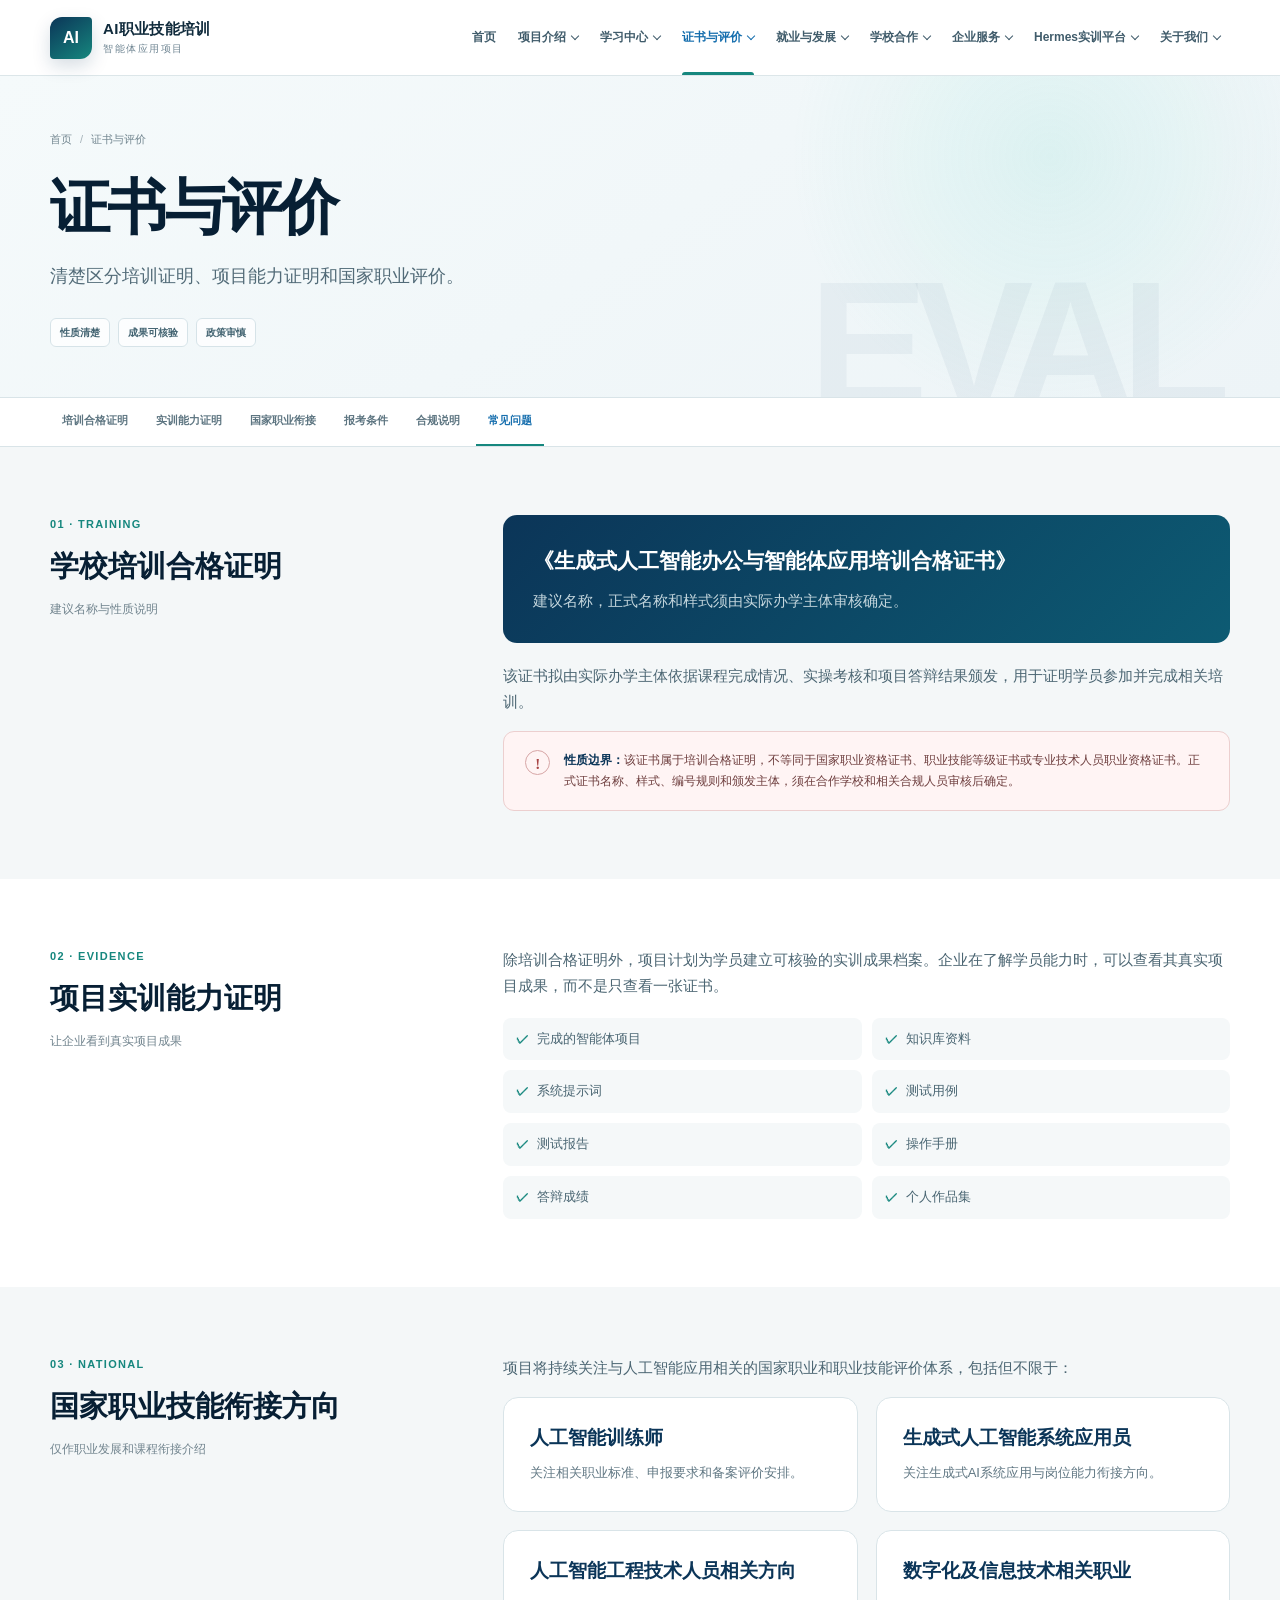
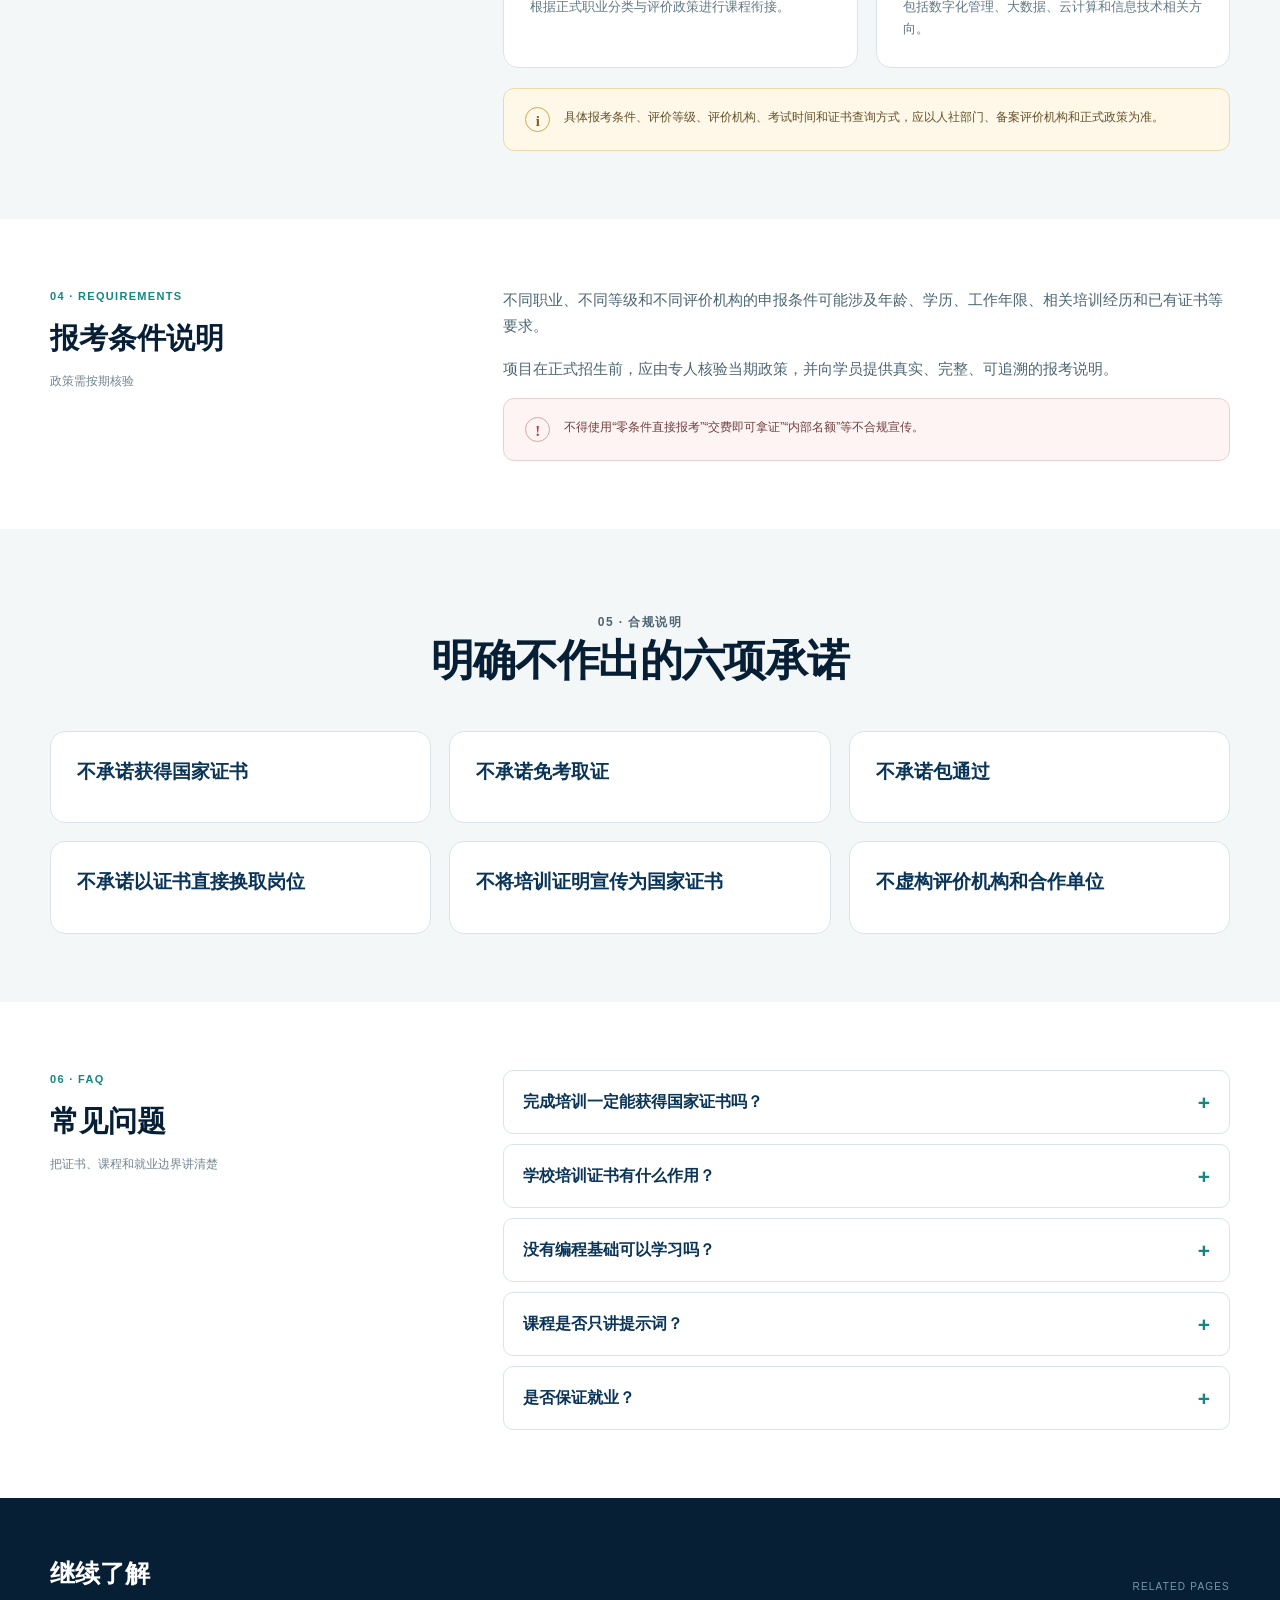
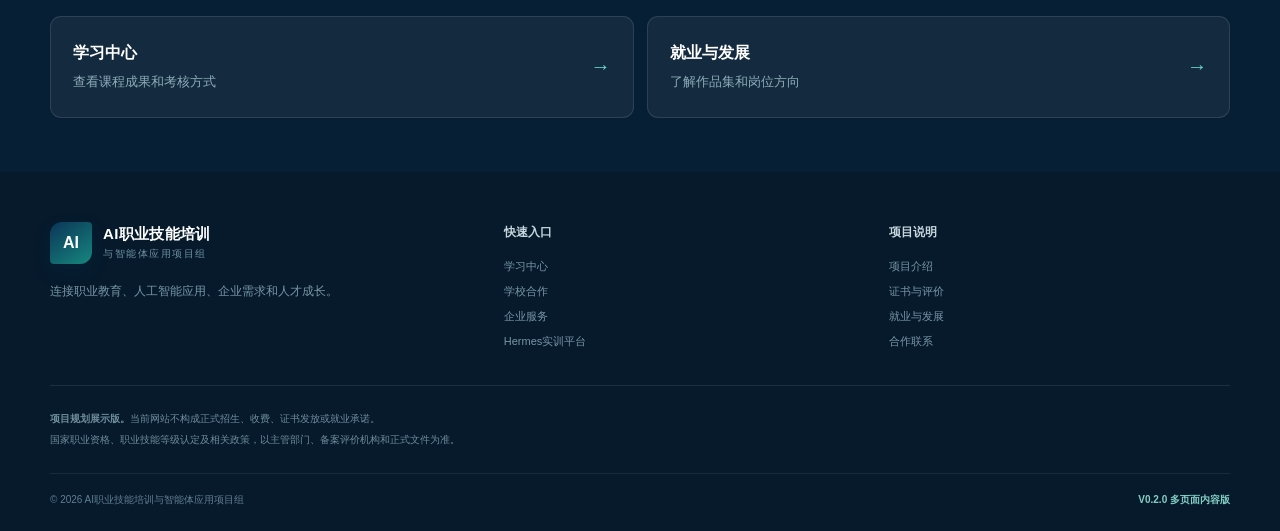
<file: certificate/index.html>
<!doctype html><html lang="zh-CN"><head><meta charset="utf-8"><meta name="viewport" content="width=device-width,initial-scale=1"><meta name="description" content="清楚区分学校培训合格证明、项目实训能力证明和国家职业评价方向。"><title>证书与评价｜AI职业技能培训与智能体应用项目</title><link rel="stylesheet" href="../assets/css/style.css"><script src="../assets/js/main.js" defer></script></head>
<body data-page="certificate"><a class="skip-link" href="#main">跳到主要内容</a><header class="site-header" data-shared-header data-root="../"></header><button class="nav-scrim" type="button" aria-label="关闭导航"></button>
<main id="main"><section class="page-hero" data-code="EVAL"><div class="container"><ol class="breadcrumbs"><li><a href="../index.html">首页</a></li><li>证书与评价</li></ol><h1>证书与评价</h1><p class="page-subtitle">清楚区分培训证明、项目能力证明和国家职业评价。</p><div class="page-meta"><span>性质清楚</span><span>成果可核验</span><span>政策审慎</span></div></div></section>
<nav class="anchor-nav" aria-label="本页目录"><div class="container"><a href="#training">培训合格证明</a><a href="#portfolio">实训能力证明</a><a href="#national">国家职业衔接</a><a href="#requirements">报考条件</a><a href="#compliance">合规说明</a><a href="#faq">常见问题</a></div></nav>
<section class="content-section" id="training"><div class="container content-layout"><div class="content-title"><span class="section-no">01 · TRAINING</span><h2>学校培训合格证明</h2><p>建议名称与性质说明</p></div><div class="prose"><div class="statement"><strong>《生成式人工智能办公与智能体应用培训合格证书》</strong><p>建议名称，正式名称和样式须由实际办学主体审核确定。</p></div><p style="margin-top:20px">该证书拟由实际办学主体依据课程完成情况、实操考核和项目答辩结果颁发，用于证明学员参加并完成相关培训。</p><div class="notice danger"><p><strong>性质边界：</strong>该证书属于培训合格证明，不等同于国家职业资格证书、职业技能等级证书或专业技术人员职业资格证书。正式证书名称、样式、编号规则和颁发主体，须在合作学校和相关合规人员审核后确定。</p></div></div></div></section>
<section class="content-section" id="portfolio"><div class="container content-layout"><div class="content-title"><span class="section-no">02 · EVIDENCE</span><h2>项目实训能力证明</h2><p>让企业看到真实项目成果</p></div><div class="prose"><p>除培训合格证明外，项目计划为学员建立可核验的实训成果档案。企业在了解学员能力时，可以查看其真实项目成果，而不是只查看一张证书。</p><ul class="check-list"><li>完成的智能体项目</li><li>知识库资料</li><li>系统提示词</li><li>测试用例</li><li>测试报告</li><li>操作手册</li><li>答辩成绩</li><li>个人作品集</li></ul></div></div></section>
<section class="content-section" id="national"><div class="container content-layout"><div class="content-title"><span class="section-no">03 · NATIONAL</span><h2>国家职业技能衔接方向</h2><p>仅作职业发展和课程衔接介绍</p></div><div class="prose"><p>项目将持续关注与人工智能应用相关的国家职业和职业技能评价体系，包括但不限于：</p><div class="card-grid two"><article class="info-card"><h3>人工智能训练师</h3><p>关注相关职业标准、申报要求和备案评价安排。</p></article><article class="info-card"><h3>生成式人工智能系统应用员</h3><p>关注生成式AI系统应用与岗位能力衔接方向。</p></article><article class="info-card"><h3>人工智能工程技术人员相关方向</h3><p>根据正式职业分类与评价政策进行课程衔接。</p></article><article class="info-card"><h3>数字化及信息技术相关职业</h3><p>包括数字化管理、大数据、云计算和信息技术相关方向。</p></article></div><div class="notice" style="margin-top:20px"><p>具体报考条件、评价等级、评价机构、考试时间和证书查询方式，应以人社部门、备案评价机构和正式政策为准。</p></div></div></div></section>
<section class="content-section" id="requirements"><div class="container content-layout"><div class="content-title"><span class="section-no">04 · REQUIREMENTS</span><h2>报考条件说明</h2><p>政策需按期核验</p></div><div class="prose"><p>不同职业、不同等级和不同评价机构的申报条件可能涉及年龄、学历、工作年限、相关培训经历和已有证书等要求。</p><p>项目在正式招生前，应由专人核验当期政策，并向学员提供真实、完整、可追溯的报考说明。</p><div class="notice danger"><p>不得使用“零条件直接报考”“交费即可拿证”“内部名额”等不合规宣传。</p></div></div></div></section>
<section class="content-section" id="compliance"><div class="container"><div class="section-head center"><p class="section-kicker">05 · 合规说明</p><h2>明确不作出的六项承诺</h2></div><div class="card-grid"><article class="info-card"><h3>不承诺获得国家证书</h3></article><article class="info-card"><h3>不承诺免考取证</h3></article><article class="info-card"><h3>不承诺包通过</h3></article><article class="info-card"><h3>不承诺以证书直接换取岗位</h3></article><article class="info-card"><h3>不将培训证明宣传为国家证书</h3></article><article class="info-card"><h3>不虚构评价机构和合作单位</h3></article></div></div></section>
<section class="content-section" id="faq"><div class="container content-layout"><div class="content-title"><span class="section-no">06 · FAQ</span><h2>常见问题</h2><p>把证书、课程和就业边界讲清楚</p></div><div class="faq-list"><details><summary>完成培训一定能获得国家证书吗？</summary><p>不能作出保证。国家职业技能等级认定需要满足申报条件，并参加备案评价机构组织的考核。</p></details><details><summary>学校培训证书有什么作用？</summary><p>主要用于证明学员完成了规定课程和项目考核，具体认可程度取决于课程质量、办学主体、企业合作和学员真实能力。</p></details><details><summary>没有编程基础可以学习吗？</summary><p>智能办公基础和部分智能体应用课程可以从零基础开始，高级实施课程则需要一定的数字化工具和业务理解能力。</p></details><details><summary>课程是否只讲提示词？</summary><p>不是。课程还包括资料整理、知识库、工作流程、测试验证、安全合规和项目交付。</p></details><details><summary>是否保证就业？</summary><p>不保证就业。项目可以提供职业方向、项目作品、企业对接和就业服务，但最终就业取决于市场需求、学员能力和企业选择。</p></details></div></div></section>
</main><section class="related"><div class="container"><div class="related-head"><h2>继续了解</h2><span>RELATED PAGES</span></div><div class="related-grid"><a class="related-card" href="../learning/"><div><strong>学习中心</strong><small>查看课程成果和考核方式</small></div><span>→</span></a><a class="related-card" href="../career/"><div><strong>就业与发展</strong><small>了解作品集和岗位方向</small></div><span>→</span></a></div></div></section><footer class="site-footer" data-shared-footer data-root="../"></footer><button class="back-top" type="button" aria-label="返回顶部">↑</button></body></html>
</file>
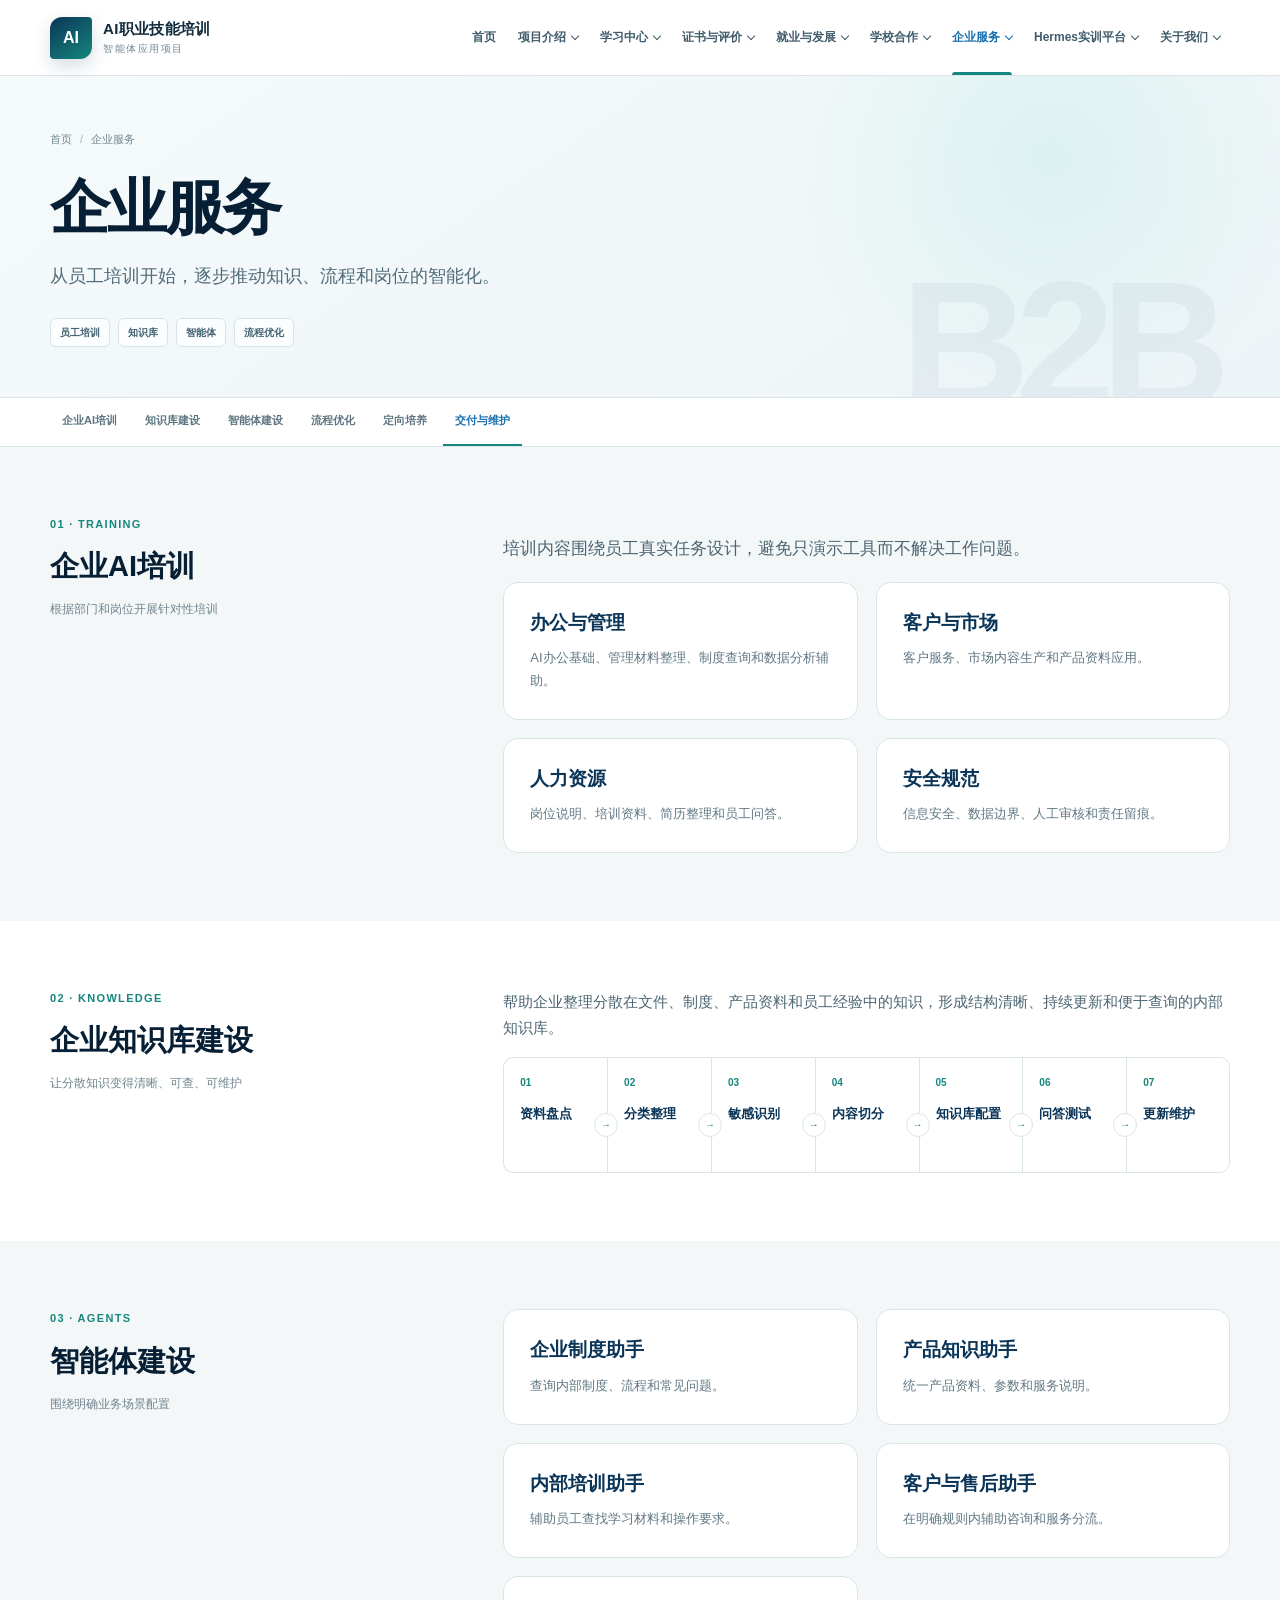
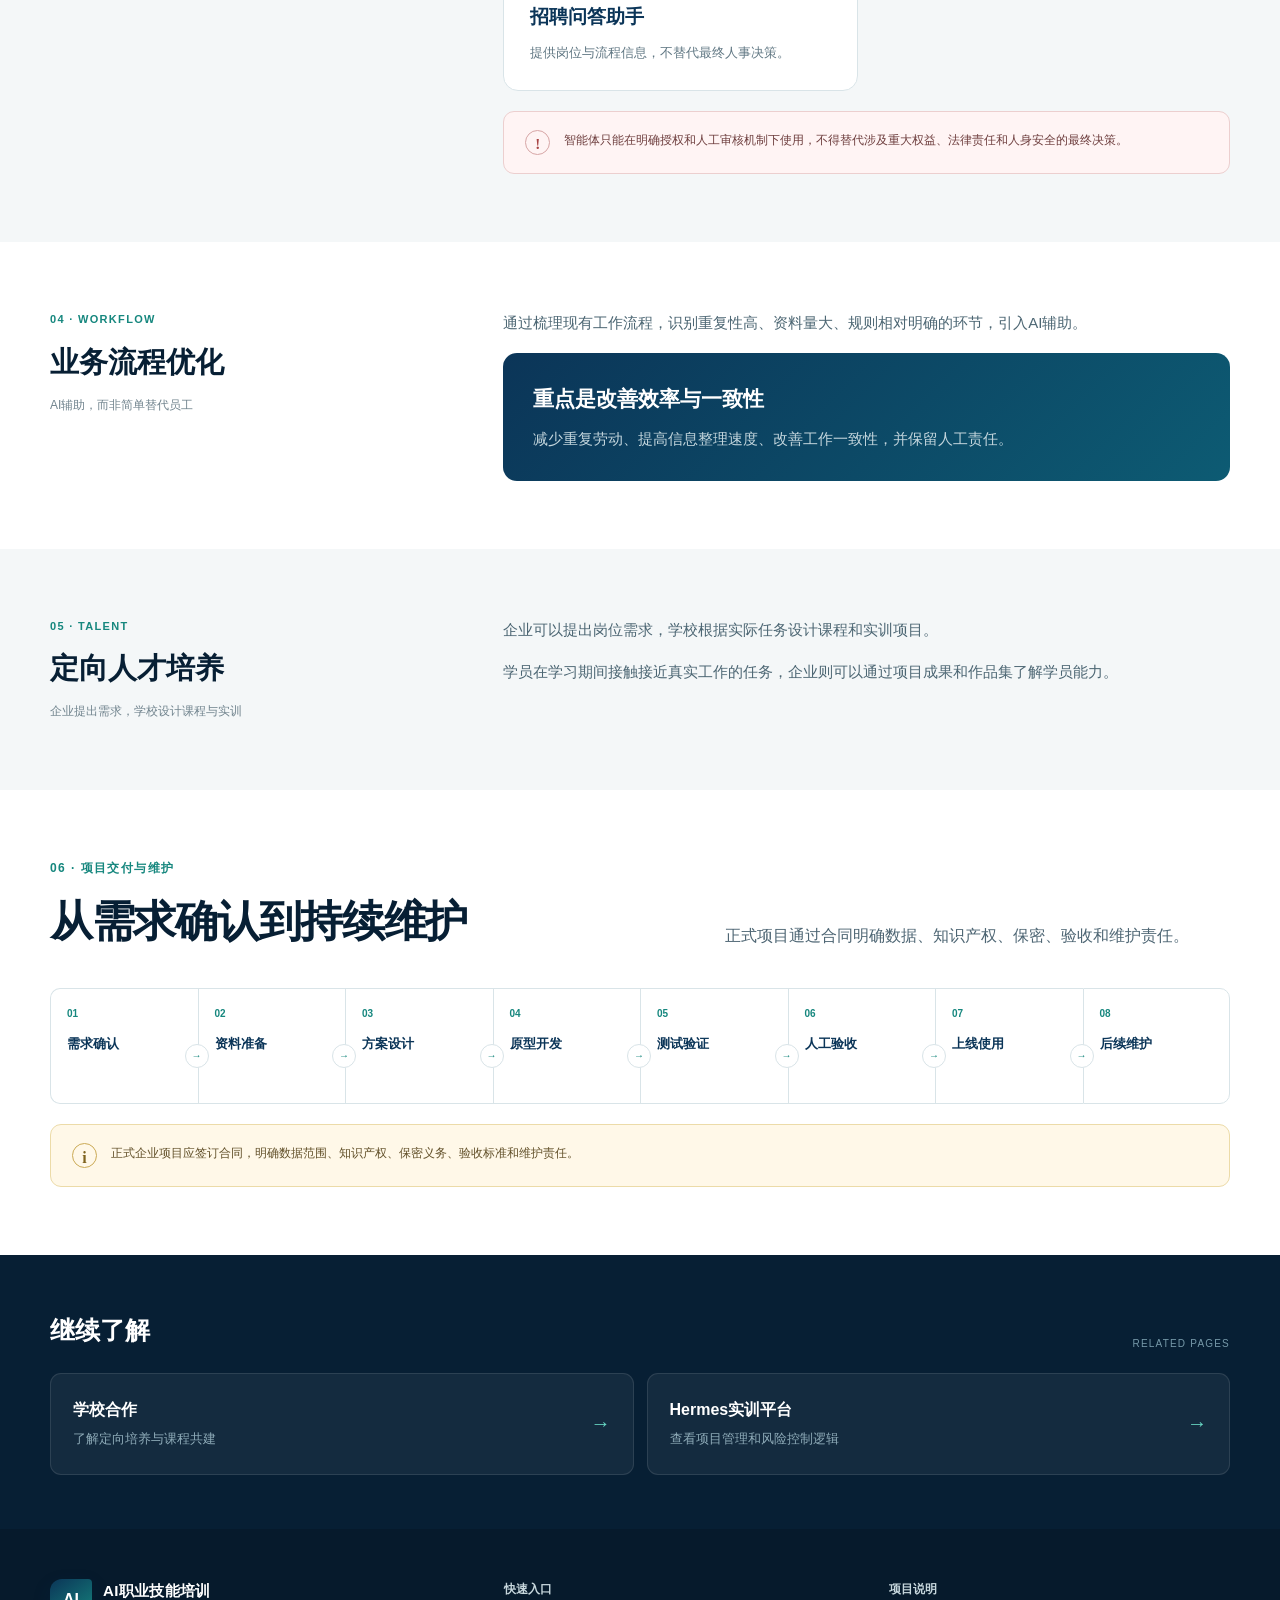
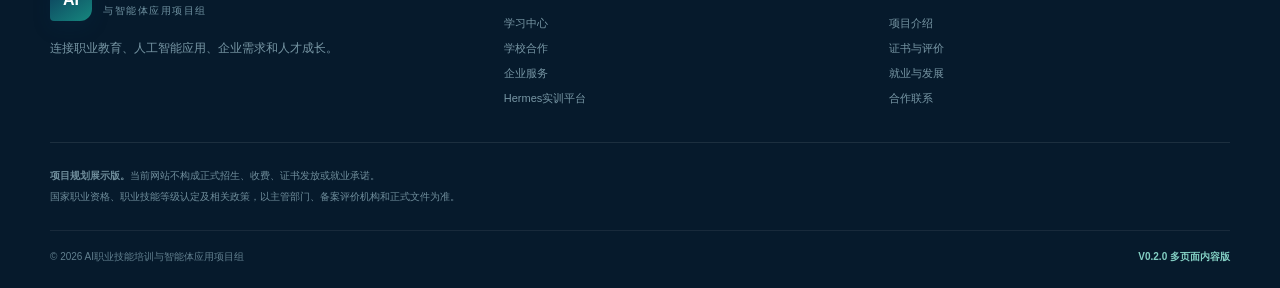
<file: enterprise/index.html>
<!doctype html><html lang="zh-CN"><head><meta charset="utf-8"><meta name="viewport" content="width=device-width,initial-scale=1"><meta name="description" content="企业AI培训、知识库建设、智能体配置、流程优化、定向人才培养和项目交付服务。"><title>企业服务｜AI职业技能培训与智能体应用项目</title><link rel="stylesheet" href="../assets/css/style.css"><script src="../assets/js/main.js" defer></script></head><body data-page="enterprise"><a class="skip-link" href="#main">跳到主要内容</a><header class="site-header" data-shared-header data-root="../"></header><button class="nav-scrim" type="button" aria-label="关闭导航"></button>
<main id="main"><section class="page-hero" data-code="B2B"><div class="container"><ol class="breadcrumbs"><li><a href="../index.html">首页</a></li><li>企业服务</li></ol><h1>企业服务</h1><p class="page-subtitle">从员工培训开始，逐步推动知识、流程和岗位的智能化。</p><div class="page-meta"><span>员工培训</span><span>知识库</span><span>智能体</span><span>流程优化</span></div></div></section><nav class="anchor-nav" aria-label="本页目录"><div class="container"><a href="#training">企业AI培训</a><a href="#knowledge">知识库建设</a><a href="#agents">智能体建设</a><a href="#workflow">流程优化</a><a href="#talent">定向培养</a><a href="#delivery">交付与维护</a></div></nav>
<section class="content-section" id="training"><div class="container content-layout"><div class="content-title"><span class="section-no">01 · TRAINING</span><h2>企业AI培训</h2><p>根据部门和岗位开展针对性培训</p></div><div><p class="lead">培训内容围绕员工真实任务设计，避免只演示工具而不解决工作问题。</p><div class="card-grid two"><article class="info-card"><h3>办公与管理</h3><p>AI办公基础、管理材料整理、制度查询和数据分析辅助。</p></article><article class="info-card"><h3>客户与市场</h3><p>客户服务、市场内容生产和产品资料应用。</p></article><article class="info-card"><h3>人力资源</h3><p>岗位说明、培训资料、简历整理和员工问答。</p></article><article class="info-card"><h3>安全规范</h3><p>信息安全、数据边界、人工审核和责任留痕。</p></article></div></div></div></section>
<section class="content-section" id="knowledge"><div class="container content-layout"><div class="content-title"><span class="section-no">02 · KNOWLEDGE</span><h2>企业知识库建设</h2><p>让分散知识变得清晰、可查、可维护</p></div><div class="prose"><p>帮助企业整理分散在文件、制度、产品资料和员工经验中的知识，形成结构清晰、持续更新和便于查询的内部知识库。</p><ol class="flow" style="--steps:7"><li><span>01</span><strong>资料盘点</strong></li><li><span>02</span><strong>分类整理</strong></li><li><span>03</span><strong>敏感识别</strong></li><li><span>04</span><strong>内容切分</strong></li><li><span>05</span><strong>知识库配置</strong></li><li><span>06</span><strong>问答测试</strong></li><li><span>07</span><strong>更新维护</strong></li></ol></div></div></section>
<section class="content-section" id="agents"><div class="container content-layout"><div class="content-title"><span class="section-no">03 · AGENTS</span><h2>智能体建设</h2><p>围绕明确业务场景配置</p></div><div class="prose"><div class="card-grid two"><article class="info-card"><h3>企业制度助手</h3><p>查询内部制度、流程和常见问题。</p></article><article class="info-card"><h3>产品知识助手</h3><p>统一产品资料、参数和服务说明。</p></article><article class="info-card"><h3>内部培训助手</h3><p>辅助员工查找学习材料和操作要求。</p></article><article class="info-card"><h3>客户与售后助手</h3><p>在明确规则内辅助咨询和服务分流。</p></article><article class="info-card"><h3>招聘问答助手</h3><p>提供岗位与流程信息，不替代最终人事决策。</p></article></div><div class="notice danger" style="margin-top:20px"><p>智能体只能在明确授权和人工审核机制下使用，不得替代涉及重大权益、法律责任和人身安全的最终决策。</p></div></div></div></section>
<section class="content-section" id="workflow"><div class="container content-layout"><div class="content-title"><span class="section-no">04 · WORKFLOW</span><h2>业务流程优化</h2><p>AI辅助，而非简单替代员工</p></div><div class="prose"><p>通过梳理现有工作流程，识别重复性高、资料量大、规则相对明确的环节，引入AI辅助。</p><div class="statement"><strong>重点是改善效率与一致性</strong><p>减少重复劳动、提高信息整理速度、改善工作一致性，并保留人工责任。</p></div></div></div></section>
<section class="content-section" id="talent"><div class="container content-layout"><div class="content-title"><span class="section-no">05 · TALENT</span><h2>定向人才培养</h2><p>企业提出需求，学校设计课程与实训</p></div><div class="prose"><p>企业可以提出岗位需求，学校根据实际任务设计课程和实训项目。</p><p>学员在学习期间接触接近真实工作的任务，企业则可以通过项目成果和作品集了解学员能力。</p></div></div></section>
<section class="content-section" id="delivery"><div class="container"><div class="section-head"><div><p class="section-kicker">06 · 项目交付与维护</p><h2>从需求确认到持续维护</h2></div><p>正式项目通过合同明确数据、知识产权、保密、验收和维护责任。</p></div><ol class="flow" style="--steps:8"><li><span>01</span><strong>需求确认</strong></li><li><span>02</span><strong>资料准备</strong></li><li><span>03</span><strong>方案设计</strong></li><li><span>04</span><strong>原型开发</strong></li><li><span>05</span><strong>测试验证</strong></li><li><span>06</span><strong>人工验收</strong></li><li><span>07</span><strong>上线使用</strong></li><li><span>08</span><strong>后续维护</strong></li></ol><div class="notice" style="margin-top:20px"><p>正式企业项目应签订合同，明确数据范围、知识产权、保密义务、验收标准和维护责任。</p></div></div></section></main>
<section class="related"><div class="container"><div class="related-head"><h2>继续了解</h2><span>RELATED PAGES</span></div><div class="related-grid"><a class="related-card" href="../school/"><div><strong>学校合作</strong><small>了解定向培养与课程共建</small></div><span>→</span></a><a class="related-card" href="../hermes/"><div><strong>Hermes实训平台</strong><small>查看项目管理和风险控制逻辑</small></div><span>→</span></a></div></div></section><footer class="site-footer" data-shared-footer data-root="../"></footer><button class="back-top" type="button" aria-label="返回顶部">↑</button></body></html>
</file>
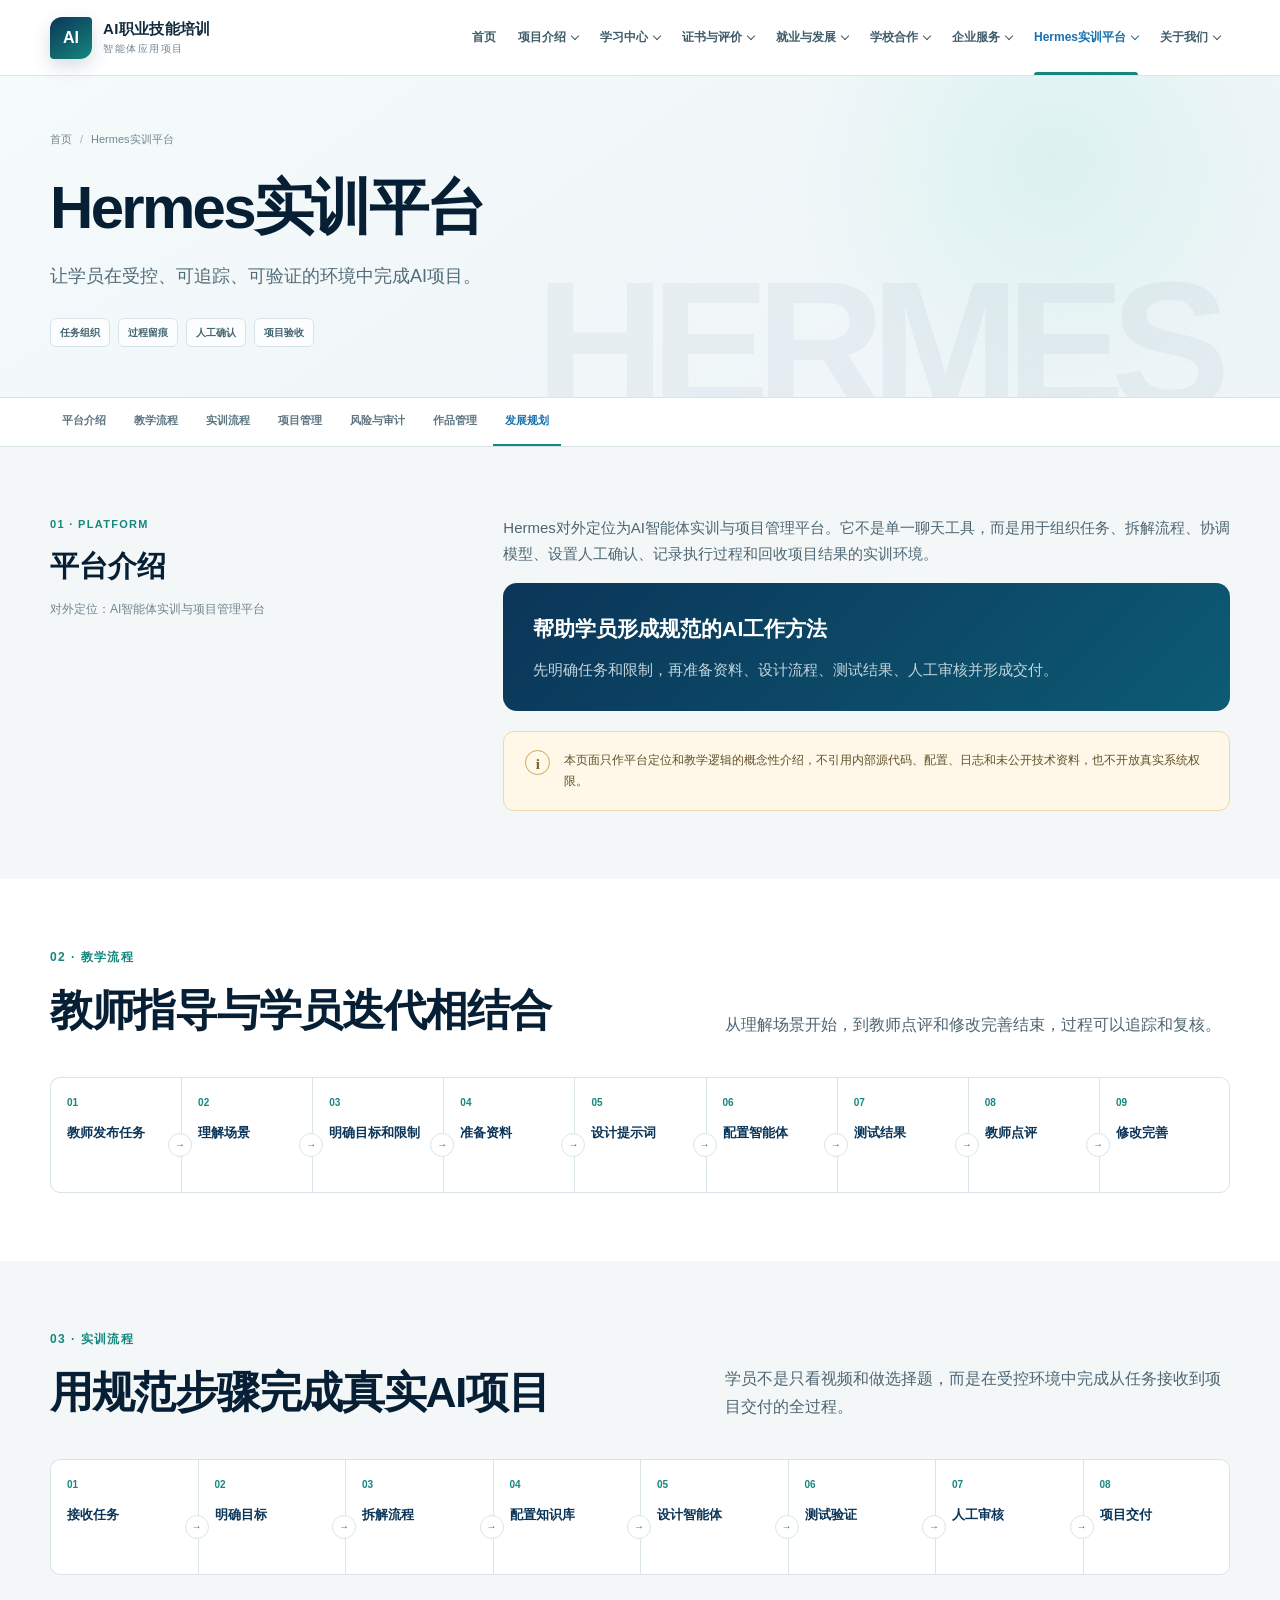
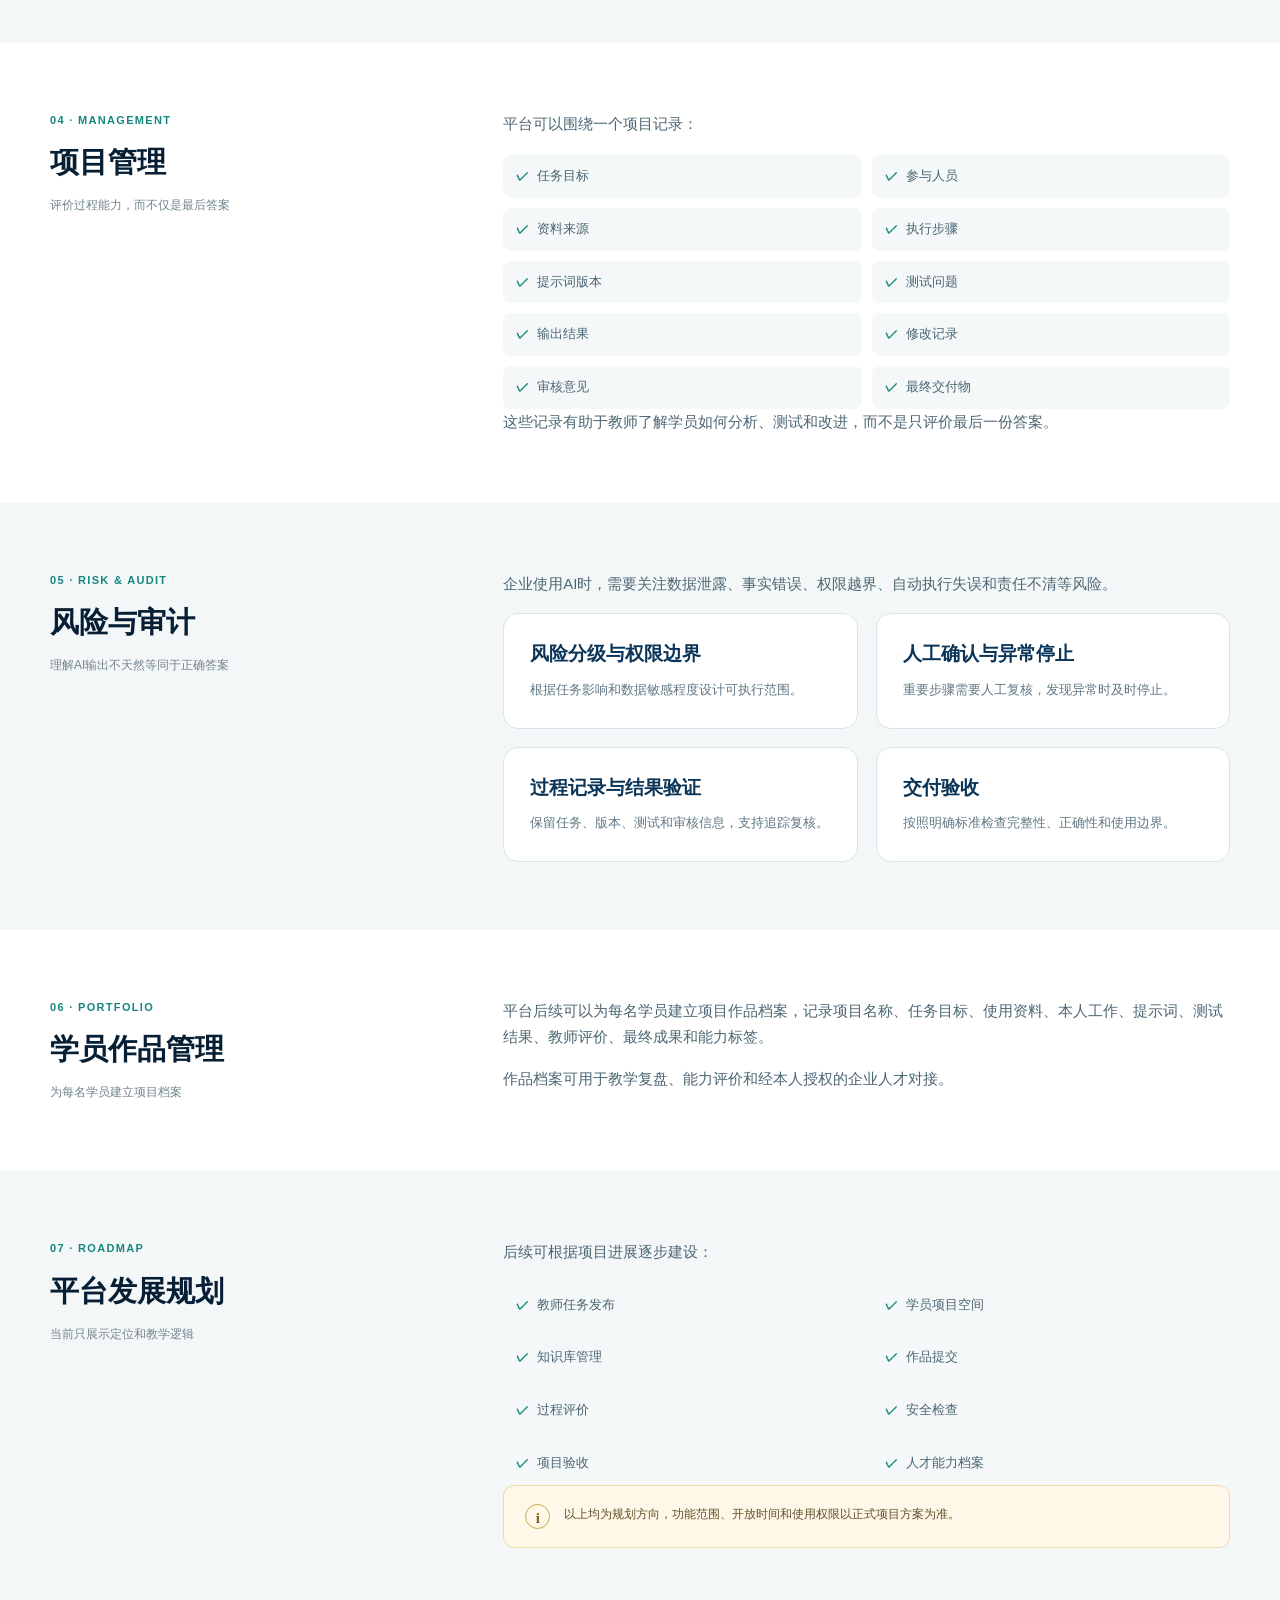
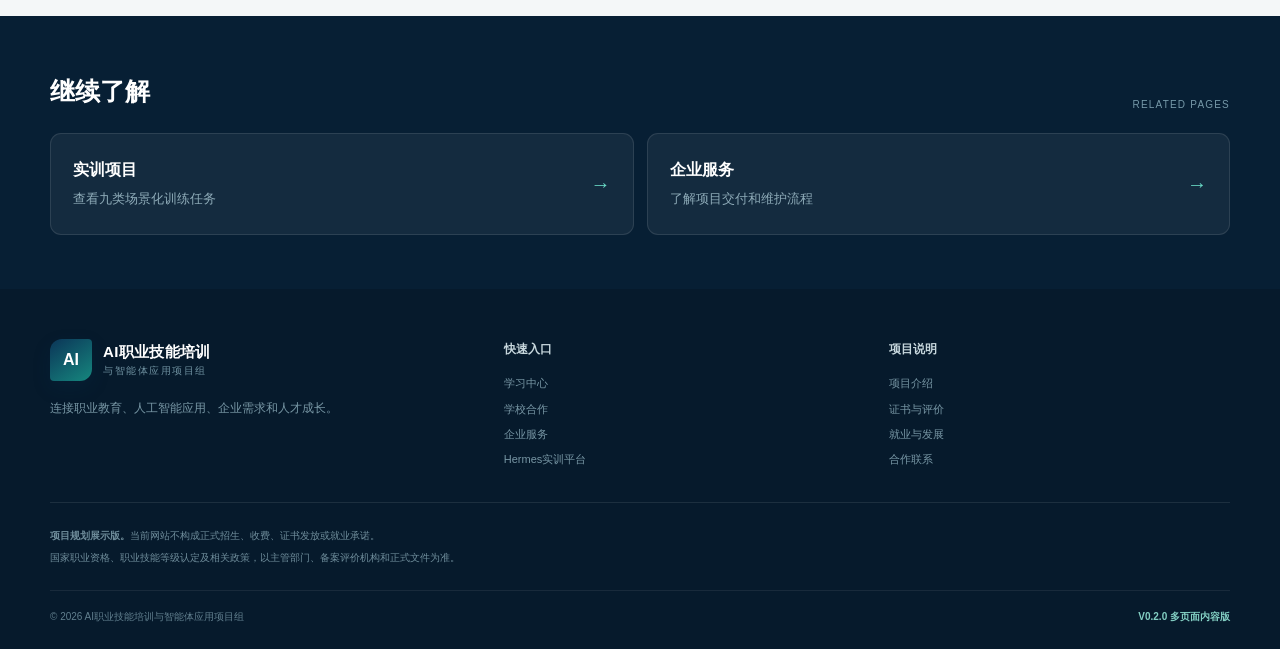
<file: hermes/index.html>
<!doctype html><html lang="zh-CN"><head><meta charset="utf-8"><meta name="viewport" content="width=device-width,initial-scale=1"><meta name="description" content="Hermes对外定位为AI智能体实训与项目管理平台，介绍教学、实训、项目管理和风险审计逻辑。"><title>Hermes实训平台｜AI职业技能培训与智能体应用项目</title><link rel="stylesheet" href="../assets/css/style.css"><script src="../assets/js/main.js" defer></script></head><body data-page="hermes"><a class="skip-link" href="#main">跳到主要内容</a><header class="site-header" data-shared-header data-root="../"></header><button class="nav-scrim" type="button" aria-label="关闭导航"></button>
<main id="main"><section class="page-hero" data-code="HERMES"><div class="container"><ol class="breadcrumbs"><li><a href="../index.html">首页</a></li><li>Hermes实训平台</li></ol><h1>Hermes实训平台</h1><p class="page-subtitle">让学员在受控、可追踪、可验证的环境中完成AI项目。</p><div class="page-meta"><span>任务组织</span><span>过程留痕</span><span>人工确认</span><span>项目验收</span></div></div></section><nav class="anchor-nav" aria-label="本页目录"><div class="container"><a href="#intro">平台介绍</a><a href="#teaching">教学流程</a><a href="#practice">实训流程</a><a href="#management">项目管理</a><a href="#risk">风险与审计</a><a href="#portfolio">作品管理</a><a href="#roadmap">发展规划</a></div></nav>
<section class="content-section" id="intro"><div class="container content-layout"><div class="content-title"><span class="section-no">01 · PLATFORM</span><h2>平台介绍</h2><p>对外定位：AI智能体实训与项目管理平台</p></div><div class="prose"><p>Hermes对外定位为AI智能体实训与项目管理平台。它不是单一聊天工具，而是用于组织任务、拆解流程、协调模型、设置人工确认、记录执行过程和回收项目结果的实训环境。</p><div class="statement"><strong>帮助学员形成规范的AI工作方法</strong><p>先明确任务和限制，再准备资料、设计流程、测试结果、人工审核并形成交付。</p></div><div class="notice" style="margin-top:20px"><p>本页面只作平台定位和教学逻辑的概念性介绍，不引用内部源代码、配置、日志和未公开技术资料，也不开放真实系统权限。</p></div></div></div></section>
<section class="content-section" id="teaching"><div class="container"><div class="section-head"><div><p class="section-kicker">02 · 教学流程</p><h2>教师指导与学员迭代相结合</h2></div><p>从理解场景开始，到教师点评和修改完善结束，过程可以追踪和复核。</p></div><ol class="flow" style="--steps:9"><li><span>01</span><strong>教师发布任务</strong></li><li><span>02</span><strong>理解场景</strong></li><li><span>03</span><strong>明确目标和限制</strong></li><li><span>04</span><strong>准备资料</strong></li><li><span>05</span><strong>设计提示词</strong></li><li><span>06</span><strong>配置智能体</strong></li><li><span>07</span><strong>测试结果</strong></li><li><span>08</span><strong>教师点评</strong></li><li><span>09</span><strong>修改完善</strong></li></ol></div></section>
<section class="content-section" id="practice"><div class="container"><div class="section-head"><div><p class="section-kicker">03 · 实训流程</p><h2>用规范步骤完成真实AI项目</h2></div><p>学员不是只看视频和做选择题，而是在受控环境中完成从任务接收到项目交付的全过程。</p></div><ol class="flow" style="--steps:8"><li><span>01</span><strong>接收任务</strong></li><li><span>02</span><strong>明确目标</strong></li><li><span>03</span><strong>拆解流程</strong></li><li><span>04</span><strong>配置知识库</strong></li><li><span>05</span><strong>设计智能体</strong></li><li><span>06</span><strong>测试验证</strong></li><li><span>07</span><strong>人工审核</strong></li><li><span>08</span><strong>项目交付</strong></li></ol></div></section>
<section class="content-section" id="management"><div class="container content-layout"><div class="content-title"><span class="section-no">04 · MANAGEMENT</span><h2>项目管理</h2><p>评价过程能力，而不仅是最后答案</p></div><div class="prose"><p>平台可以围绕一个项目记录：</p><ul class="check-list"><li>任务目标</li><li>参与人员</li><li>资料来源</li><li>执行步骤</li><li>提示词版本</li><li>测试问题</li><li>输出结果</li><li>修改记录</li><li>审核意见</li><li>最终交付物</li></ul><p>这些记录有助于教师了解学员如何分析、测试和改进，而不是只评价最后一份答案。</p></div></div></section>
<section class="content-section" id="risk"><div class="container content-layout"><div class="content-title"><span class="section-no">05 · RISK & AUDIT</span><h2>风险与审计</h2><p>理解AI输出不天然等同于正确答案</p></div><div class="prose"><p>企业使用AI时，需要关注数据泄露、事实错误、权限越界、自动执行失误和责任不清等风险。</p><div class="card-grid two"><article class="info-card"><h3>风险分级与权限边界</h3><p>根据任务影响和数据敏感程度设计可执行范围。</p></article><article class="info-card"><h3>人工确认与异常停止</h3><p>重要步骤需要人工复核，发现异常时及时停止。</p></article><article class="info-card"><h3>过程记录与结果验证</h3><p>保留任务、版本、测试和审核信息，支持追踪复核。</p></article><article class="info-card"><h3>交付验收</h3><p>按照明确标准检查完整性、正确性和使用边界。</p></article></div></div></div></section>
<section class="content-section" id="portfolio"><div class="container content-layout"><div class="content-title"><span class="section-no">06 · PORTFOLIO</span><h2>学员作品管理</h2><p>为每名学员建立项目档案</p></div><div class="prose"><p>平台后续可以为每名学员建立项目作品档案，记录项目名称、任务目标、使用资料、本人工作、提示词、测试结果、教师评价、最终成果和能力标签。</p><p>作品档案可用于教学复盘、能力评价和经本人授权的企业人才对接。</p></div></div></section>
<section class="content-section" id="roadmap"><div class="container content-layout"><div class="content-title"><span class="section-no">07 · ROADMAP</span><h2>平台发展规划</h2><p>当前只展示定位和教学逻辑</p></div><div class="prose"><p>后续可根据项目进展逐步建设：</p><ul class="check-list"><li>教师任务发布</li><li>学员项目空间</li><li>知识库管理</li><li>作品提交</li><li>过程评价</li><li>安全检查</li><li>项目验收</li><li>人才能力档案</li></ul><div class="notice"><p>以上均为规划方向，功能范围、开放时间和使用权限以正式项目方案为准。</p></div></div></div></section></main>
<section class="related"><div class="container"><div class="related-head"><h2>继续了解</h2><span>RELATED PAGES</span></div><div class="related-grid"><a class="related-card" href="../learning/#projects"><div><strong>实训项目</strong><small>查看九类场景化训练任务</small></div><span>→</span></a><a class="related-card" href="../enterprise/"><div><strong>企业服务</strong><small>了解项目交付和维护流程</small></div><span>→</span></a></div></div></section><footer class="site-footer" data-shared-footer data-root="../"></footer><button class="back-top" type="button" aria-label="返回顶部">↑</button></body></html>
</file>
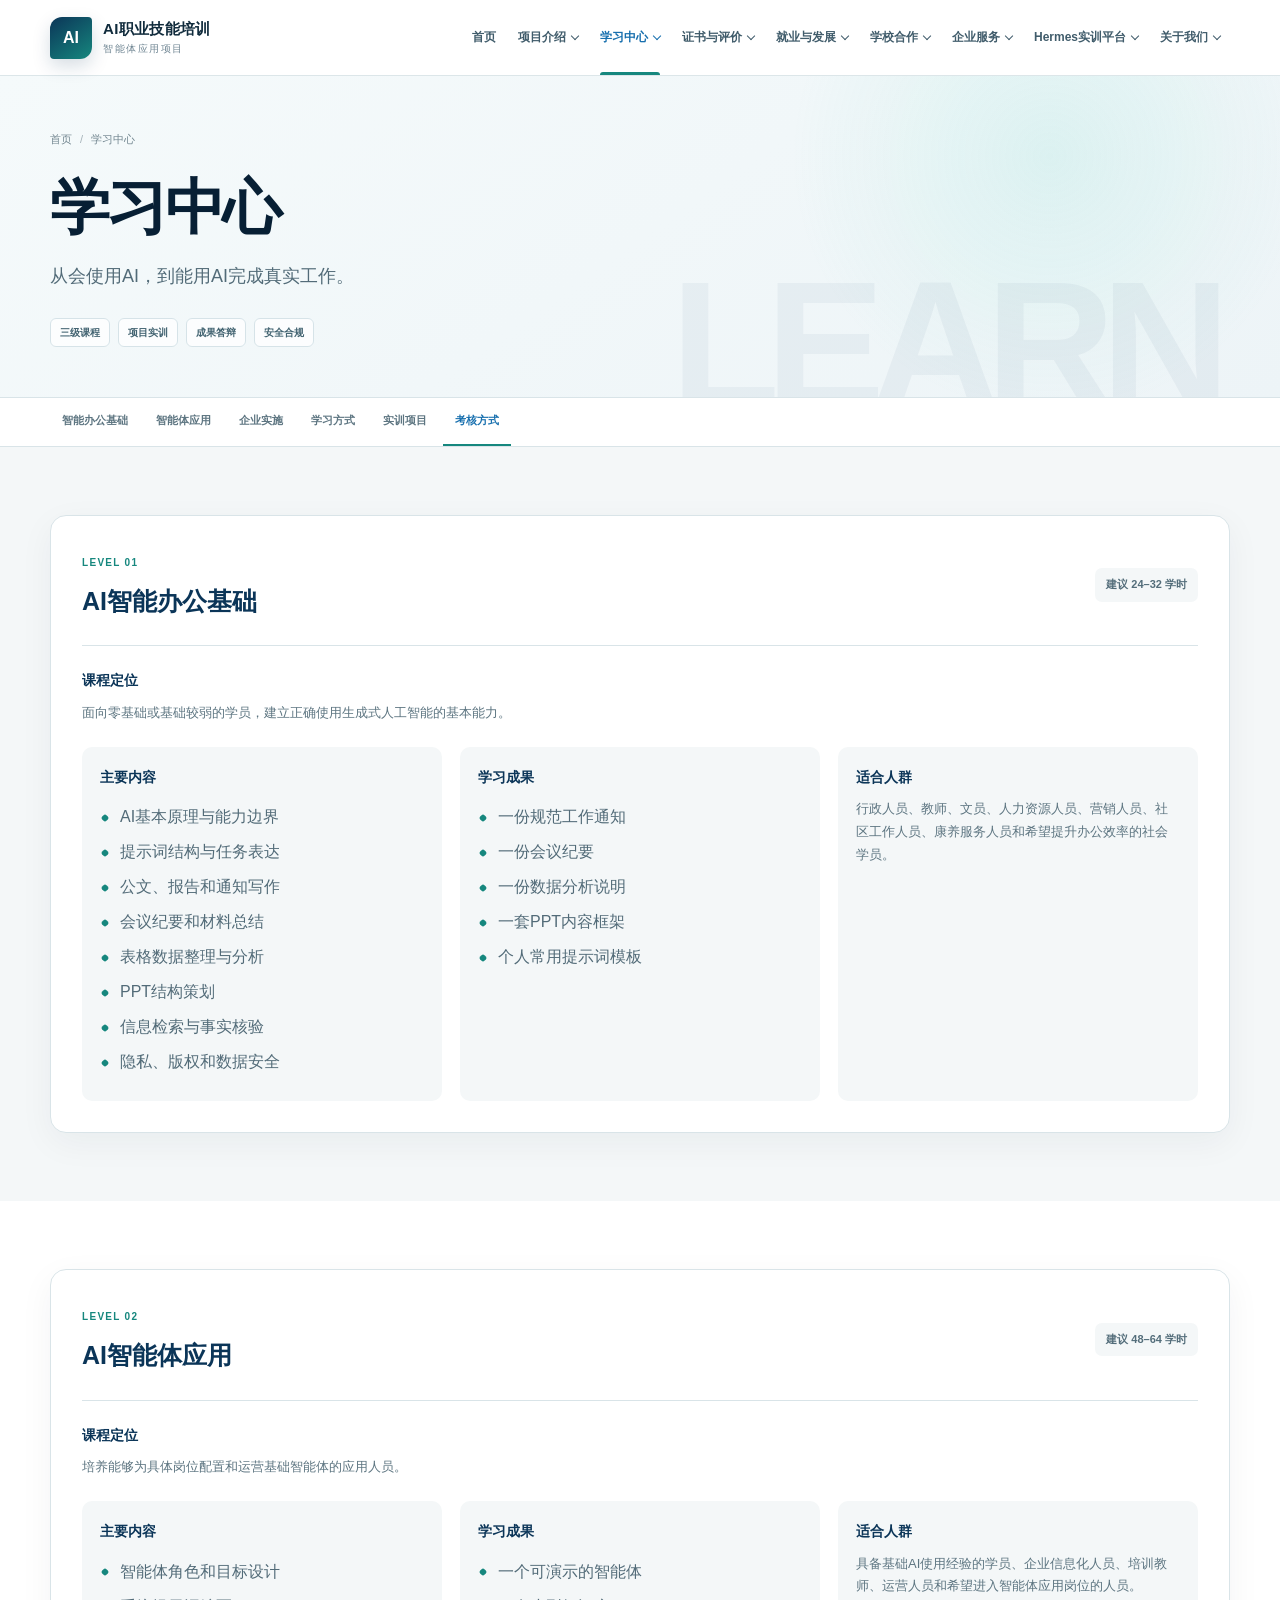
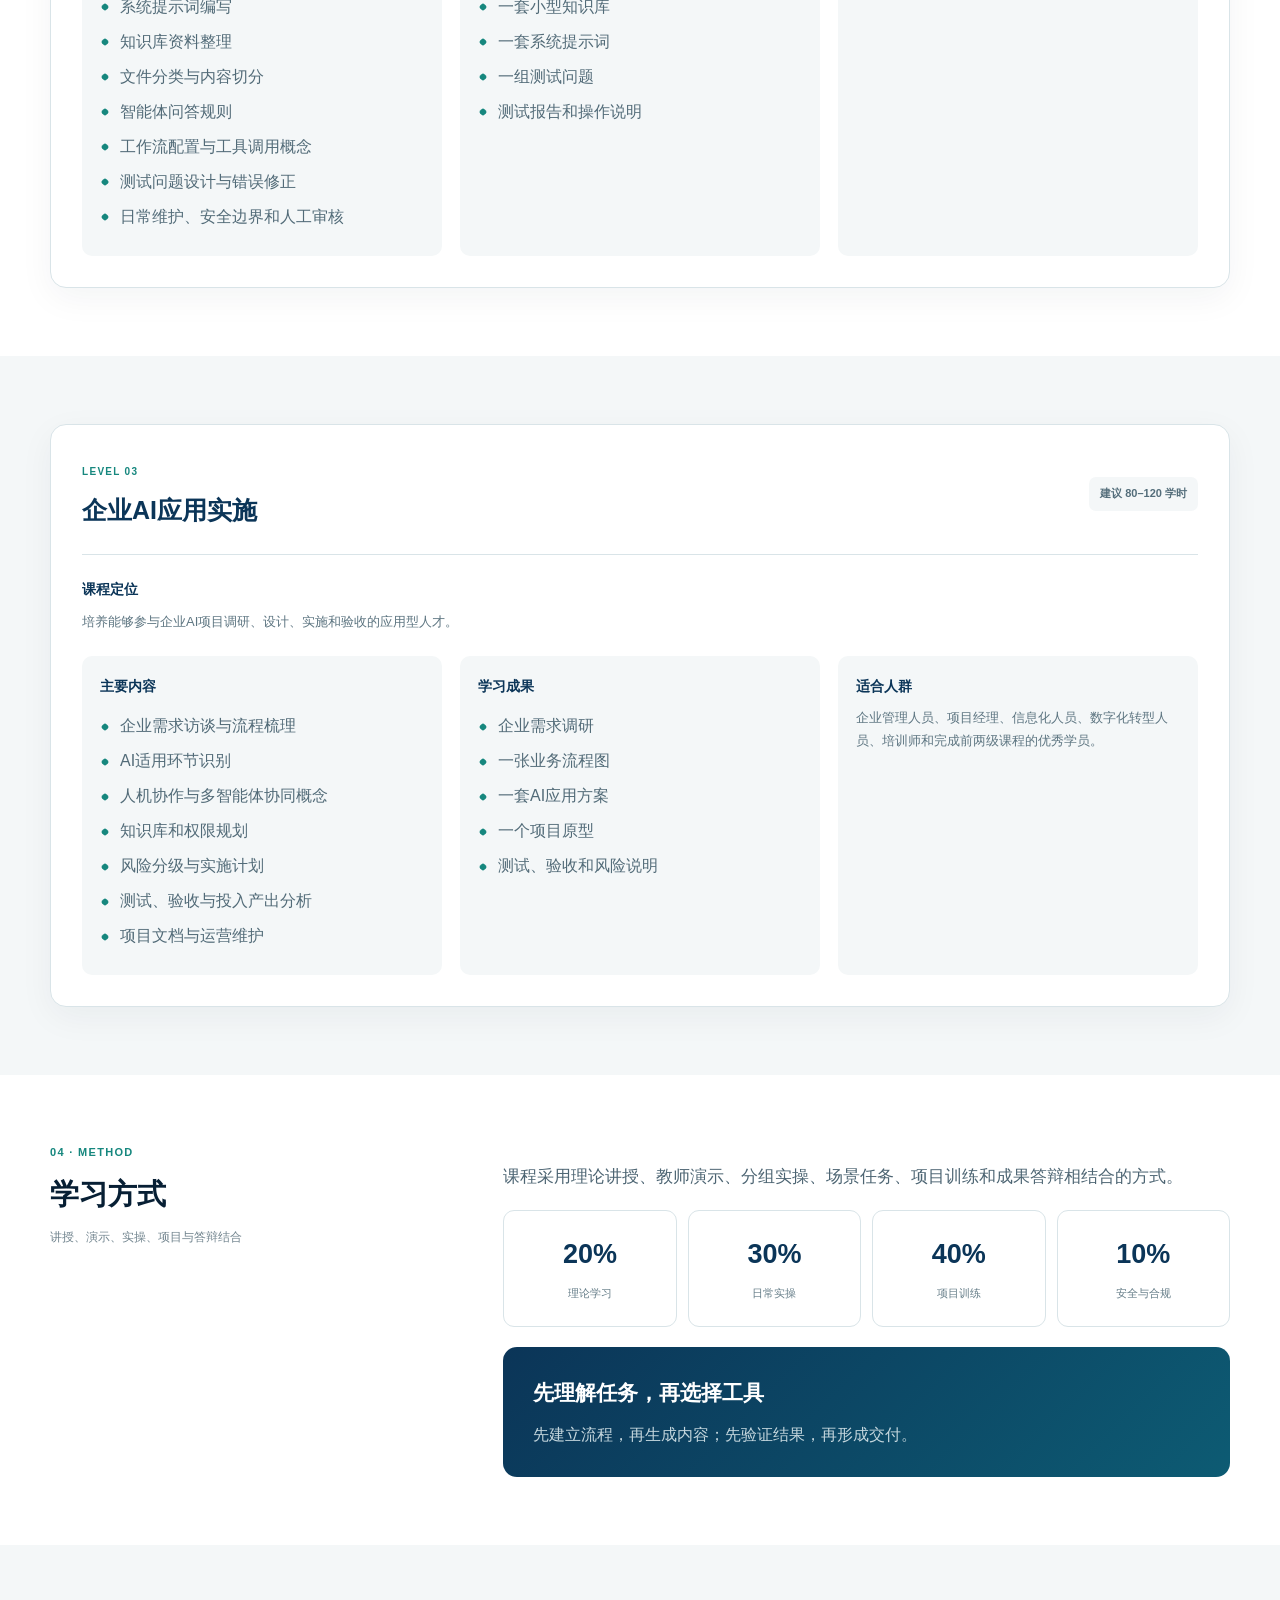
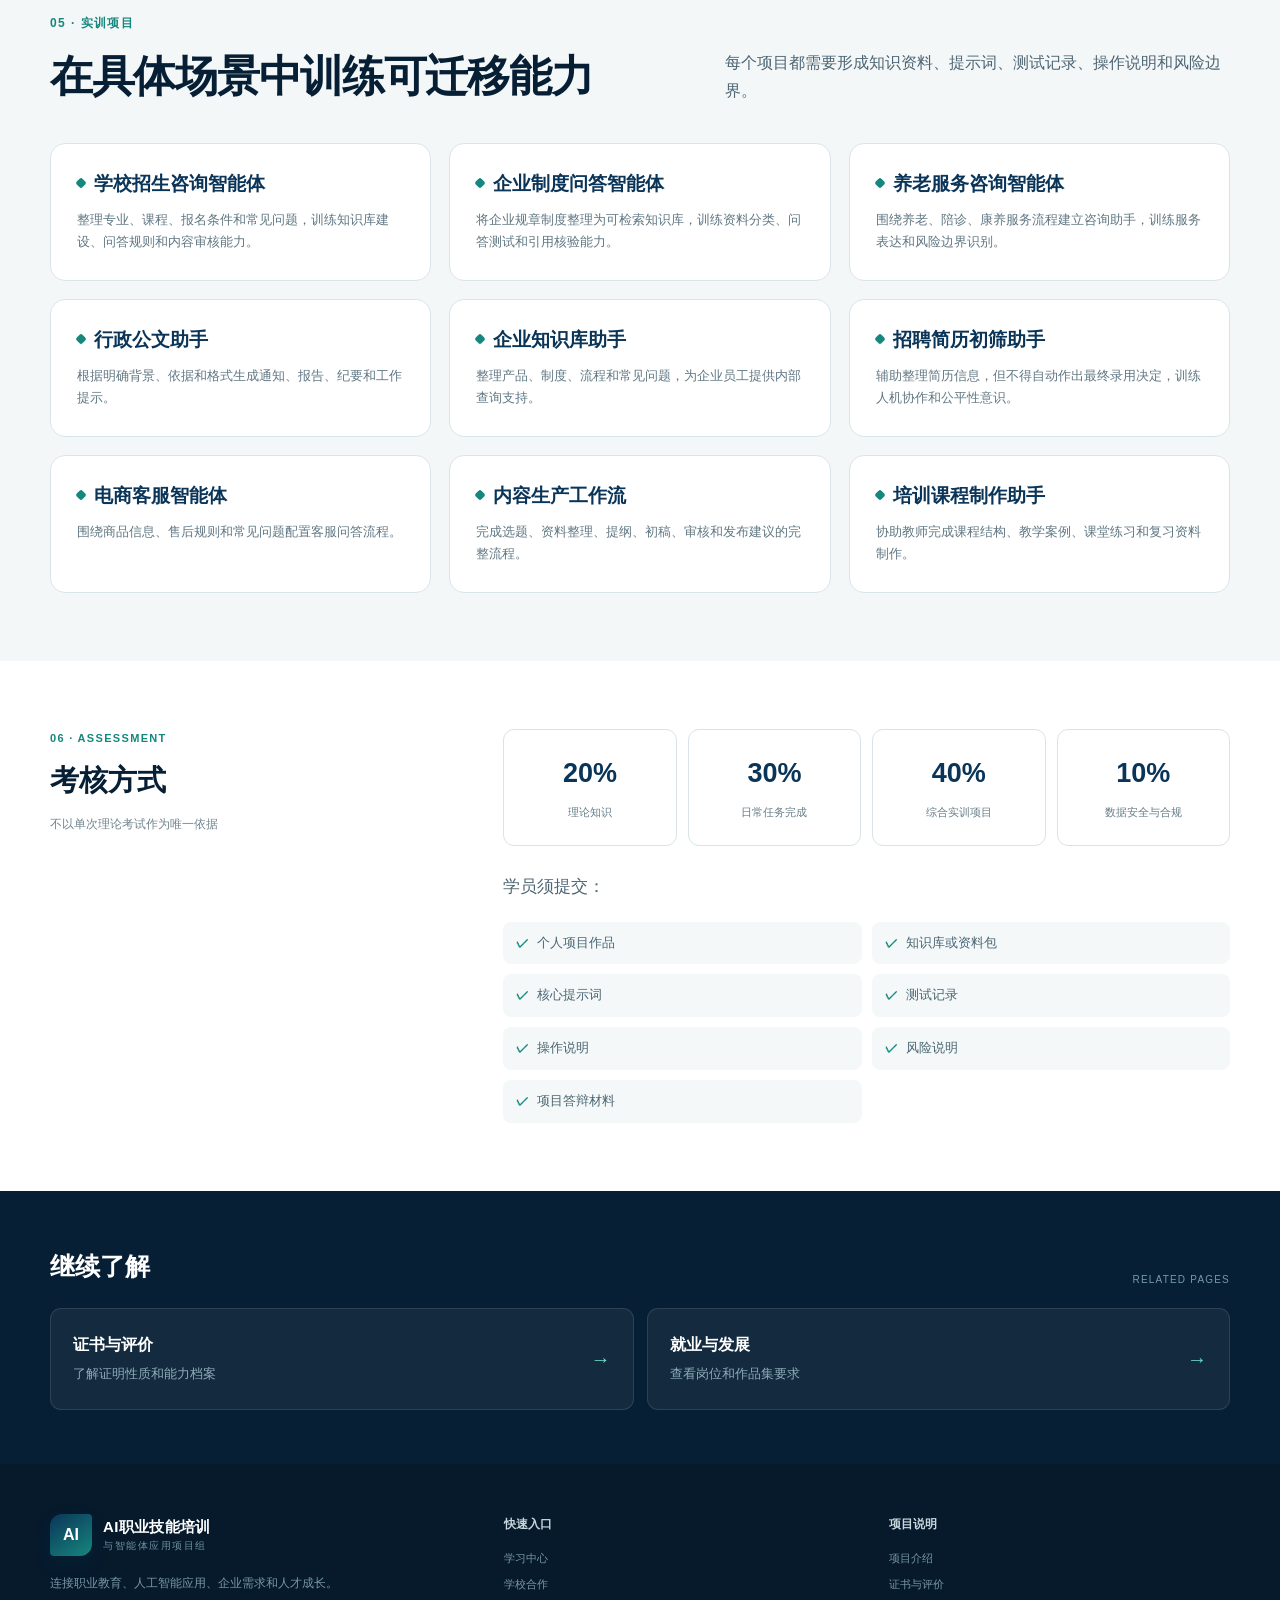
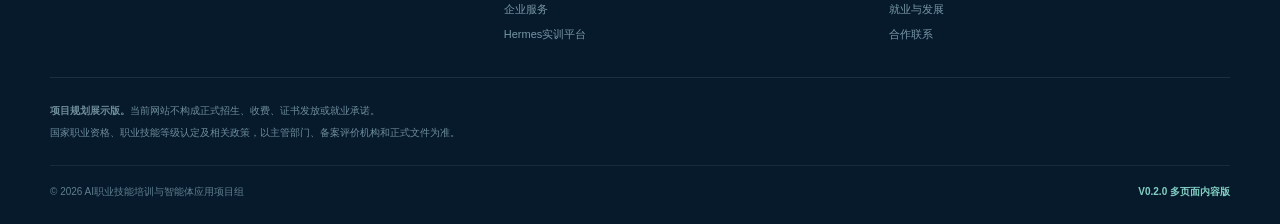
<file: learning/index.html>
<!doctype html><html lang="zh-CN"><head><meta charset="utf-8"><meta name="viewport" content="width=device-width,initial-scale=1"><meta name="description" content="AI智能办公、智能体应用与企业AI实施三级课程、实训项目和考核方式。"><title>学习中心｜AI职业技能培训与智能体应用项目</title><link rel="stylesheet" href="../assets/css/style.css"><script src="../assets/js/main.js" defer></script></head>
<body data-page="learning"><a class="skip-link" href="#main">跳到主要内容</a><header class="site-header" data-shared-header data-root="../"></header><button class="nav-scrim" type="button" aria-label="关闭导航"></button>
<main id="main"><section class="page-hero" data-code="LEARN"><div class="container"><ol class="breadcrumbs"><li><a href="../index.html">首页</a></li><li>学习中心</li></ol><h1>学习中心</h1><p class="page-subtitle">从会使用AI，到能用AI完成真实工作。</p><div class="page-meta"><span>三级课程</span><span>项目实训</span><span>成果答辩</span><span>安全合规</span></div></div></section>
<nav class="anchor-nav" aria-label="本页目录"><div class="container"><a href="#office">智能办公基础</a><a href="#agent">智能体应用</a><a href="#implementation">企业实施</a><a href="#method">学习方式</a><a href="#projects">实训项目</a><a href="#assessment">考核方式</a></div></nav>
<section class="content-section" id="office"><div class="container"><article class="course-detail"><div class="course-header"><div><span class="course-level">LEVEL 01</span><h3>AI智能办公基础</h3></div><span class="hour-badge">建议 24–32 学时</span></div><div class="course-block"><h4>课程定位</h4><p>面向零基础或基础较弱的学员，建立正确使用生成式人工智能的基本能力。</p></div><div class="course-columns"><div class="course-block"><h4>主要内容</h4><ul class="bullet-list"><li>AI基本原理与能力边界</li><li>提示词结构与任务表达</li><li>公文、报告和通知写作</li><li>会议纪要和材料总结</li><li>表格数据整理与分析</li><li>PPT结构策划</li><li>信息检索与事实核验</li><li>隐私、版权和数据安全</li></ul></div><div class="course-block"><h4>学习成果</h4><ul class="bullet-list"><li>一份规范工作通知</li><li>一份会议纪要</li><li>一份数据分析说明</li><li>一套PPT内容框架</li><li>个人常用提示词模板</li></ul></div><div class="course-block"><h4>适合人群</h4><p>行政人员、教师、文员、人力资源人员、营销人员、社区工作人员、康养服务人员和希望提升办公效率的社会学员。</p></div></div></article></div></section>
<section class="content-section" id="agent"><div class="container"><article class="course-detail"><div class="course-header"><div><span class="course-level">LEVEL 02</span><h3>AI智能体应用</h3></div><span class="hour-badge">建议 48–64 学时</span></div><div class="course-block"><h4>课程定位</h4><p>培养能够为具体岗位配置和运营基础智能体的应用人员。</p></div><div class="course-columns"><div class="course-block"><h4>主要内容</h4><ul class="bullet-list"><li>智能体角色和目标设计</li><li>系统提示词编写</li><li>知识库资料整理</li><li>文件分类与内容切分</li><li>智能体问答规则</li><li>工作流配置与工具调用概念</li><li>测试问题设计与错误修正</li><li>日常维护、安全边界和人工审核</li></ul></div><div class="course-block"><h4>学习成果</h4><ul class="bullet-list"><li>一个可演示的智能体</li><li>一套小型知识库</li><li>一套系统提示词</li><li>一组测试问题</li><li>测试报告和操作说明</li></ul></div><div class="course-block"><h4>适合人群</h4><p>具备基础AI使用经验的学员、企业信息化人员、培训教师、运营人员和希望进入智能体应用岗位的人员。</p></div></div></article></div></section>
<section class="content-section" id="implementation"><div class="container"><article class="course-detail"><div class="course-header"><div><span class="course-level">LEVEL 03</span><h3>企业AI应用实施</h3></div><span class="hour-badge">建议 80–120 学时</span></div><div class="course-block"><h4>课程定位</h4><p>培养能够参与企业AI项目调研、设计、实施和验收的应用型人才。</p></div><div class="course-columns"><div class="course-block"><h4>主要内容</h4><ul class="bullet-list"><li>企业需求访谈与流程梳理</li><li>AI适用环节识别</li><li>人机协作与多智能体协同概念</li><li>知识库和权限规划</li><li>风险分级与实施计划</li><li>测试、验收与投入产出分析</li><li>项目文档与运营维护</li></ul></div><div class="course-block"><h4>学习成果</h4><ul class="bullet-list"><li>企业需求调研</li><li>一张业务流程图</li><li>一套AI应用方案</li><li>一个项目原型</li><li>测试、验收和风险说明</li></ul></div><div class="course-block"><h4>适合人群</h4><p>企业管理人员、项目经理、信息化人员、数字化转型人员、培训师和完成前两级课程的优秀学员。</p></div></div></article></div></section>
<section class="content-section" id="method"><div class="container content-layout"><div class="content-title"><span class="section-no">04 · METHOD</span><h2>学习方式</h2><p>讲授、演示、实操、项目与答辩结合</p></div><div><p class="lead">课程采用理论讲授、教师演示、分组实操、场景任务、项目训练和成果答辩相结合的方式。</p><div class="ratio-grid"><div class="ratio-item"><strong>20%</strong><span>理论学习</span></div><div class="ratio-item"><strong>30%</strong><span>日常实操</span></div><div class="ratio-item"><strong>40%</strong><span>项目训练</span></div><div class="ratio-item"><strong>10%</strong><span>安全与合规</span></div></div><div class="statement" style="margin-top:20px"><strong>先理解任务，再选择工具</strong><p>先建立流程，再生成内容；先验证结果，再形成交付。</p></div></div></div></section>
<section class="content-section" id="projects"><div class="container"><div class="section-head"><div><p class="section-kicker">05 · 实训项目</p><h2>在具体场景中训练可迁移能力</h2></div><p>每个项目都需要形成知识资料、提示词、测试记录、操作说明和风险边界。</p></div><div class="card-grid"><article class="info-card project-card"><h3>学校招生咨询智能体</h3><p>整理专业、课程、报名条件和常见问题，训练知识库建设、问答规则和内容审核能力。</p></article><article class="info-card project-card"><h3>企业制度问答智能体</h3><p>将企业规章制度整理为可检索知识库，训练资料分类、问答测试和引用核验能力。</p></article><article class="info-card project-card"><h3>养老服务咨询智能体</h3><p>围绕养老、陪诊、康养服务流程建立咨询助手，训练服务表达和风险边界识别。</p></article><article class="info-card project-card"><h3>行政公文助手</h3><p>根据明确背景、依据和格式生成通知、报告、纪要和工作提示。</p></article><article class="info-card project-card"><h3>企业知识库助手</h3><p>整理产品、制度、流程和常见问题，为企业员工提供内部查询支持。</p></article><article class="info-card project-card"><h3>招聘简历初筛助手</h3><p>辅助整理简历信息，但不得自动作出最终录用决定，训练人机协作和公平性意识。</p></article><article class="info-card project-card"><h3>电商客服智能体</h3><p>围绕商品信息、售后规则和常见问题配置客服问答流程。</p></article><article class="info-card project-card"><h3>内容生产工作流</h3><p>完成选题、资料整理、提纲、初稿、审核和发布建议的完整流程。</p></article><article class="info-card project-card"><h3>培训课程制作助手</h3><p>协助教师完成课程结构、教学案例、课堂练习和复习资料制作。</p></article></div></div></section>
<section class="content-section" id="assessment"><div class="container content-layout"><div class="content-title"><span class="section-no">06 · ASSESSMENT</span><h2>考核方式</h2><p>不以单次理论考试作为唯一依据</p></div><div><div class="ratio-grid"><div class="ratio-item"><strong>20%</strong><span>理论知识</span></div><div class="ratio-item"><strong>30%</strong><span>日常任务完成</span></div><div class="ratio-item"><strong>40%</strong><span>综合实训项目</span></div><div class="ratio-item"><strong>10%</strong><span>数据安全与合规</span></div></div><p class="lead" style="margin:24px 0 10px">学员须提交：</p><ul class="check-list"><li>个人项目作品</li><li>知识库或资料包</li><li>核心提示词</li><li>测试记录</li><li>操作说明</li><li>风险说明</li><li>项目答辩材料</li></ul></div></div></section>
</main><section class="related"><div class="container"><div class="related-head"><h2>继续了解</h2><span>RELATED PAGES</span></div><div class="related-grid"><a class="related-card" href="../certificate/"><div><strong>证书与评价</strong><small>了解证明性质和能力档案</small></div><span>→</span></a><a class="related-card" href="../career/"><div><strong>就业与发展</strong><small>查看岗位和作品集要求</small></div><span>→</span></a></div></div></section><footer class="site-footer" data-shared-footer data-root="../"></footer><button class="back-top" type="button" aria-label="返回顶部">↑</button></body></html>
</file>
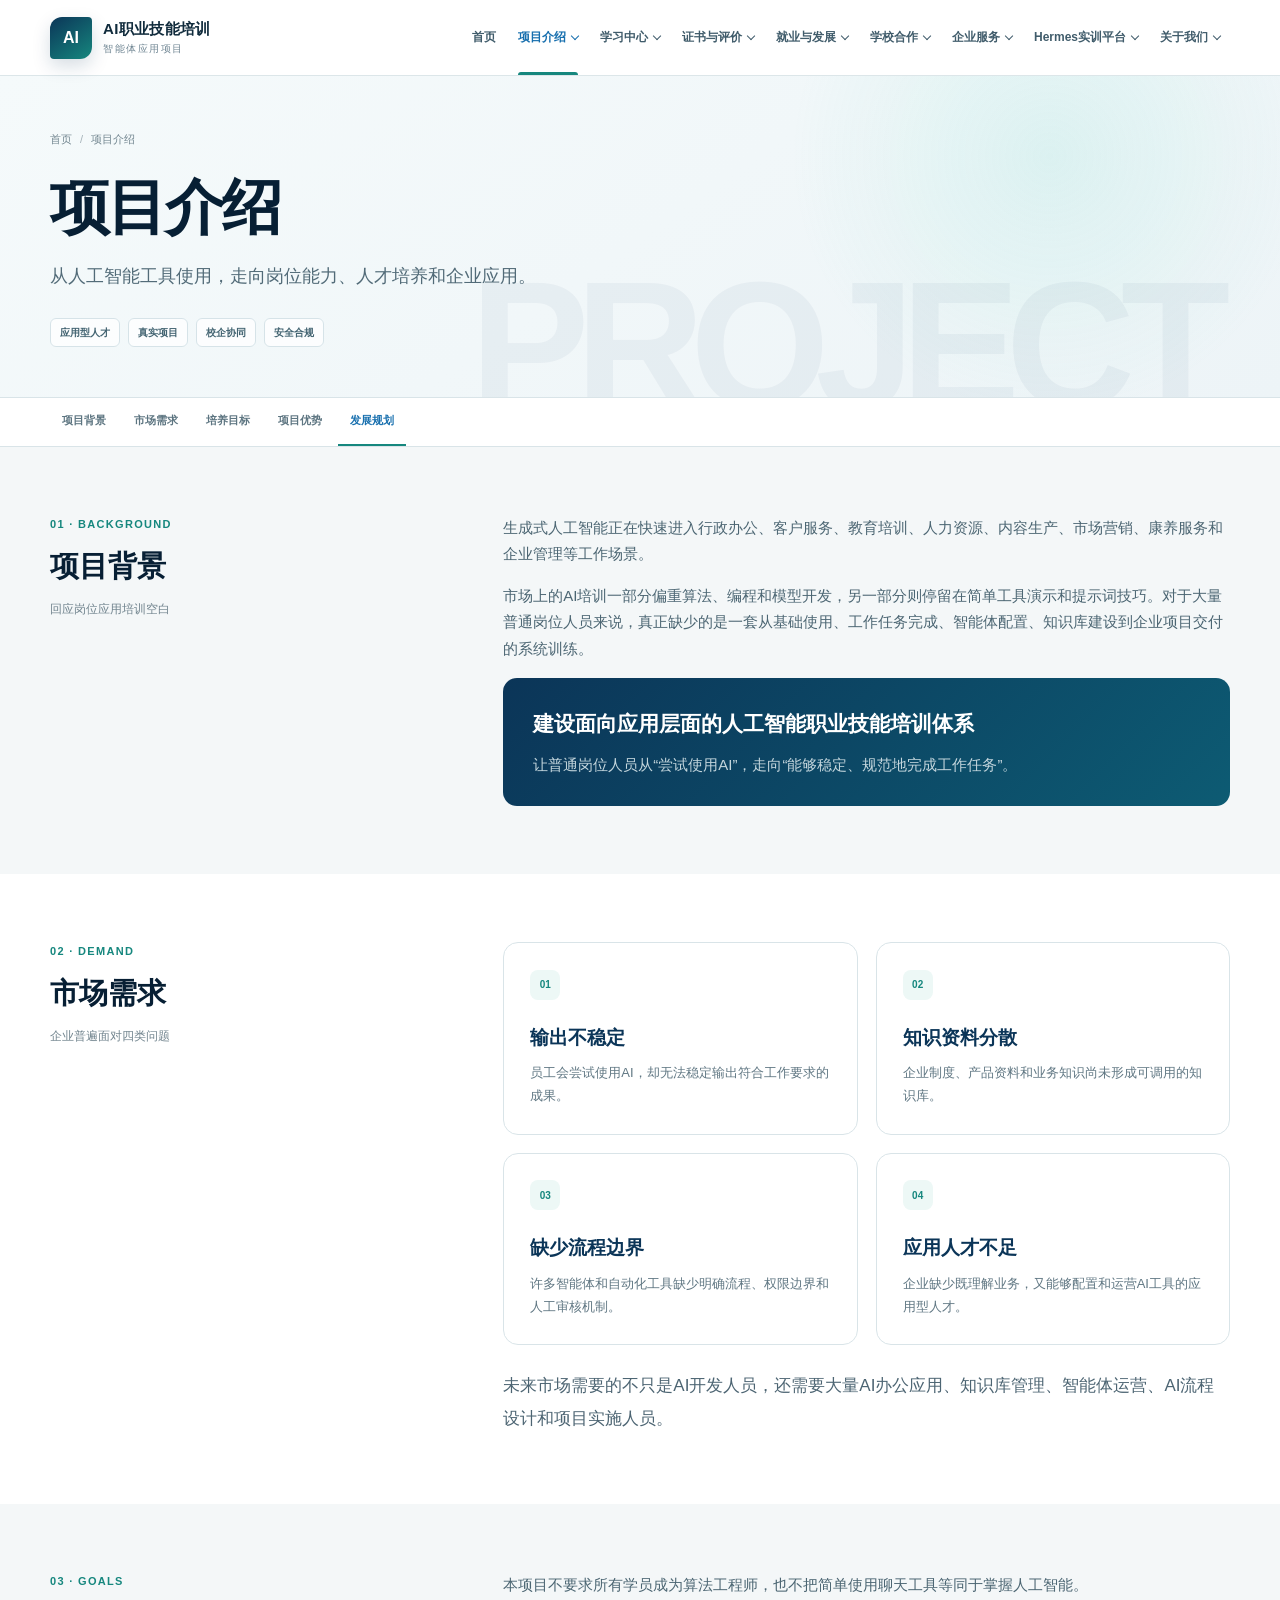
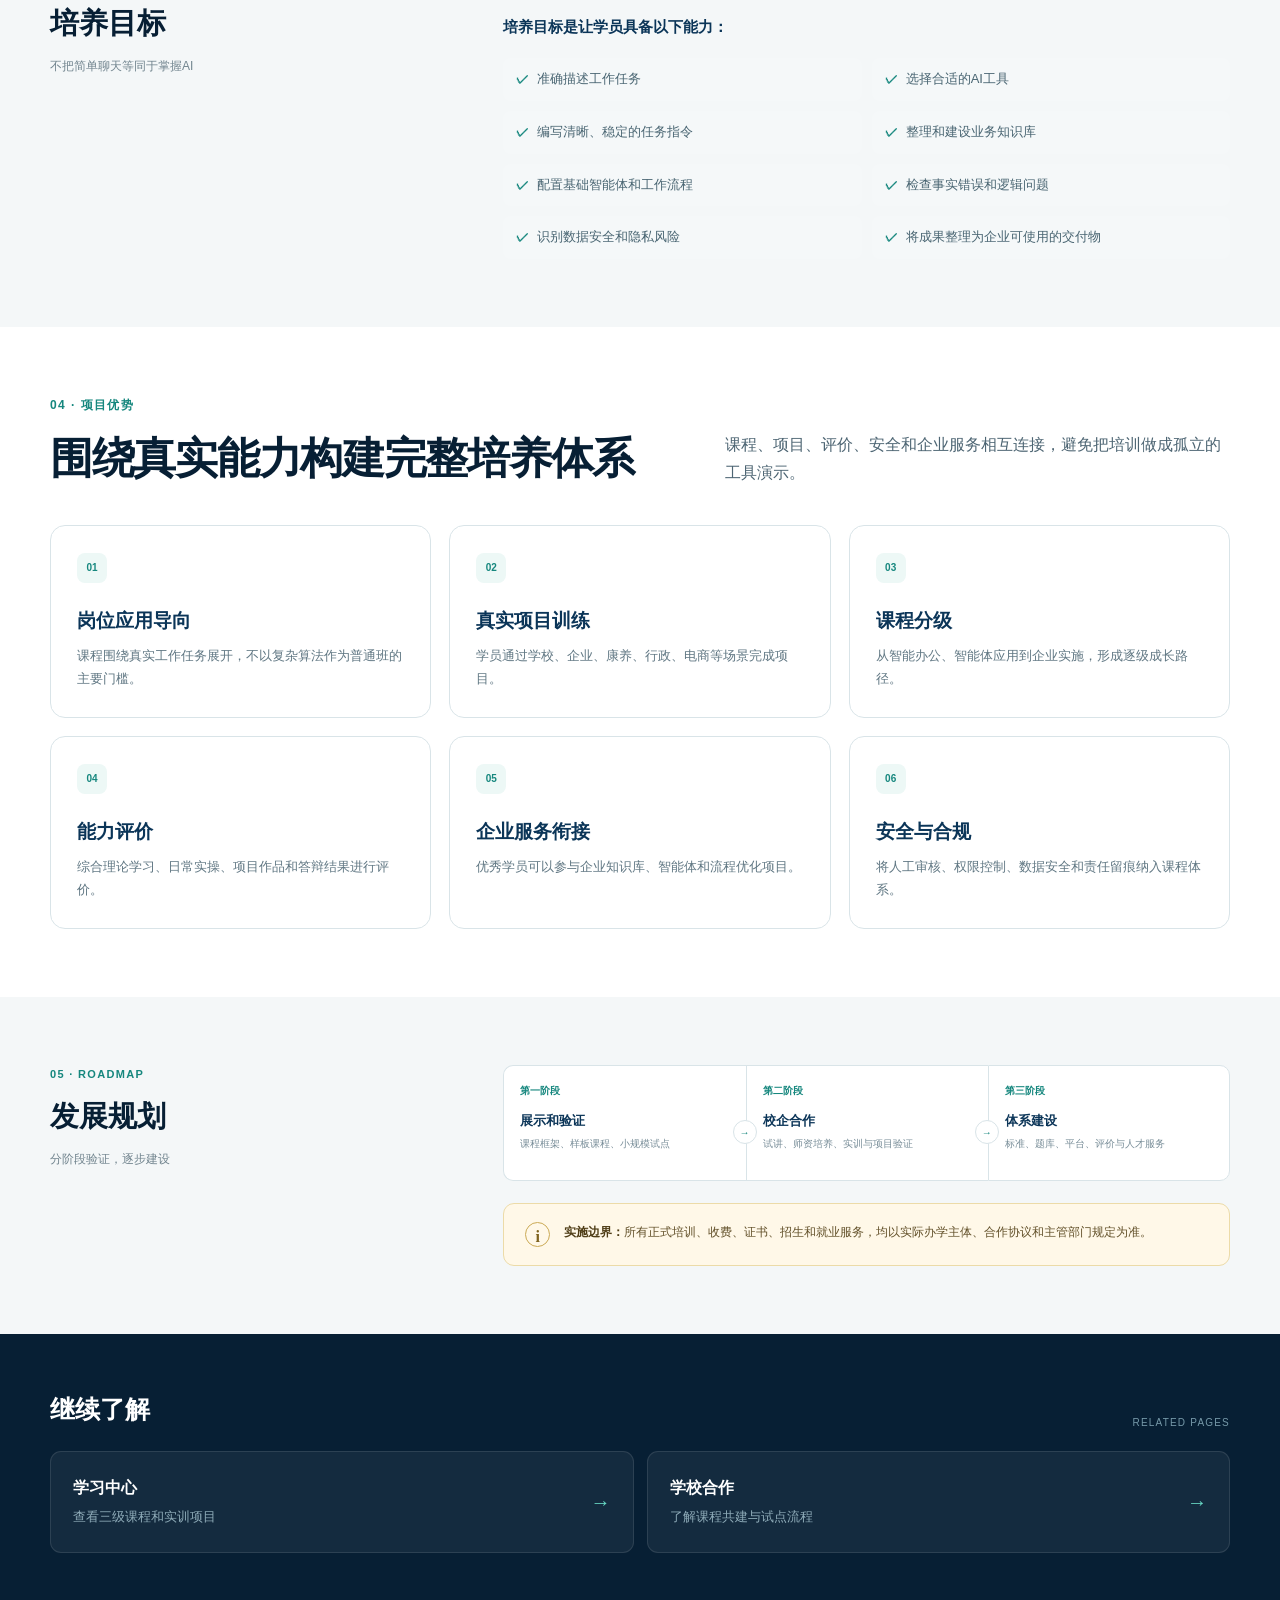
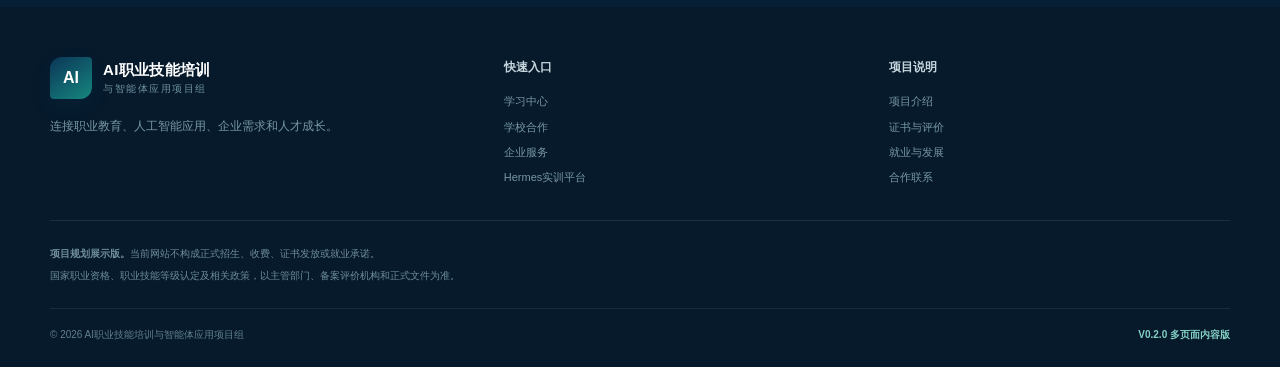
<file: project/index.html>
<!doctype html><html lang="zh-CN"><head><meta charset="utf-8"><meta name="viewport" content="width=device-width,initial-scale=1"><meta name="description" content="了解AI职业技能培训与智能体应用项目的背景、市场需求、培养目标、优势和发展规划。"><title>项目介绍｜AI职业技能培训与智能体应用项目</title><link rel="stylesheet" href="../assets/css/style.css"><script src="../assets/js/main.js" defer></script></head>
<body data-page="project"><a class="skip-link" href="#main">跳到主要内容</a><header class="site-header" data-shared-header data-root="../"></header><button class="nav-scrim" type="button" aria-label="关闭导航"></button>
<main id="main"><section class="page-hero" data-code="PROJECT"><div class="container"><ol class="breadcrumbs"><li><a href="../index.html">首页</a></li><li>项目介绍</li></ol><h1>项目介绍</h1><p class="page-subtitle">从人工智能工具使用，走向岗位能力、人才培养和企业应用。</p><div class="page-meta"><span>应用型人才</span><span>真实项目</span><span>校企协同</span><span>安全合规</span></div></div></section>
<nav class="anchor-nav" aria-label="本页目录"><div class="container"><a href="#background">项目背景</a><a href="#demand">市场需求</a><a href="#goals">培养目标</a><a href="#advantages">项目优势</a><a href="#plan">发展规划</a></div></nav>
<section class="content-section" id="background"><div class="container content-layout"><div class="content-title"><span class="section-no">01 · BACKGROUND</span><h2>项目背景</h2><p>回应岗位应用培训空白</p></div><div class="prose"><p>生成式人工智能正在快速进入行政办公、客户服务、教育培训、人力资源、内容生产、市场营销、康养服务和企业管理等工作场景。</p><p>市场上的AI培训一部分偏重算法、编程和模型开发，另一部分则停留在简单工具演示和提示词技巧。对于大量普通岗位人员来说，真正缺少的是一套从基础使用、工作任务完成、智能体配置、知识库建设到企业项目交付的系统训练。</p><div class="statement"><strong>建设面向应用层面的人工智能职业技能培训体系</strong><p>让普通岗位人员从“尝试使用AI”，走向“能够稳定、规范地完成工作任务”。</p></div></div></div></section>
<section class="content-section" id="demand"><div class="container content-layout"><div class="content-title"><span class="section-no">02 · DEMAND</span><h2>市场需求</h2><p>企业普遍面对四类问题</p></div><div><div class="card-grid two"><article class="info-card"><span class="card-no">01</span><h3>输出不稳定</h3><p>员工会尝试使用AI，却无法稳定输出符合工作要求的成果。</p></article><article class="info-card"><span class="card-no">02</span><h3>知识资料分散</h3><p>企业制度、产品资料和业务知识尚未形成可调用的知识库。</p></article><article class="info-card"><span class="card-no">03</span><h3>缺少流程边界</h3><p>许多智能体和自动化工具缺少明确流程、权限边界和人工审核机制。</p></article><article class="info-card"><span class="card-no">04</span><h3>应用人才不足</h3><p>企业缺少既理解业务，又能够配置和运营AI工具的应用型人才。</p></article></div><p class="lead" style="margin:24px 0 0">未来市场需要的不只是AI开发人员，还需要大量AI办公应用、知识库管理、智能体运营、AI流程设计和项目实施人员。</p></div></div></section>
<section class="content-section" id="goals"><div class="container content-layout"><div class="content-title"><span class="section-no">03 · GOALS</span><h2>培养目标</h2><p>不把简单聊天等同于掌握AI</p></div><div class="prose"><p>本项目不要求所有学员成为算法工程师，也不把简单使用聊天工具等同于掌握人工智能。</p><p><strong>培养目标是让学员具备以下能力：</strong></p><ul class="check-list"><li>准确描述工作任务</li><li>选择合适的AI工具</li><li>编写清晰、稳定的任务指令</li><li>整理和建设业务知识库</li><li>配置基础智能体和工作流程</li><li>检查事实错误和逻辑问题</li><li>识别数据安全和隐私风险</li><li>将成果整理为企业可使用的交付物</li></ul></div></div></section>
<section class="content-section" id="advantages"><div class="container"><div class="section-head"><div><p class="section-kicker">04 · 项目优势</p><h2>围绕真实能力构建完整培养体系</h2></div><p>课程、项目、评价、安全和企业服务相互连接，避免把培训做成孤立的工具演示。</p></div><div class="card-grid"><article class="info-card"><span class="card-no">01</span><h3>岗位应用导向</h3><p>课程围绕真实工作任务展开，不以复杂算法作为普通班的主要门槛。</p></article><article class="info-card"><span class="card-no">02</span><h3>真实项目训练</h3><p>学员通过学校、企业、康养、行政、电商等场景完成项目。</p></article><article class="info-card"><span class="card-no">03</span><h3>课程分级</h3><p>从智能办公、智能体应用到企业实施，形成逐级成长路径。</p></article><article class="info-card"><span class="card-no">04</span><h3>能力评价</h3><p>综合理论学习、日常实操、项目作品和答辩结果进行评价。</p></article><article class="info-card"><span class="card-no">05</span><h3>企业服务衔接</h3><p>优秀学员可以参与企业知识库、智能体和流程优化项目。</p></article><article class="info-card"><span class="card-no">06</span><h3>安全与合规</h3><p>将人工审核、权限控制、数据安全和责任留痕纳入课程体系。</p></article></div></div></section>
<section class="content-section" id="plan"><div class="container content-layout"><div class="content-title"><span class="section-no">05 · ROADMAP</span><h2>发展规划</h2><p>分阶段验证，逐步建设</p></div><div><ol class="flow" style="--steps:3"><li><span>第一阶段</span><strong>展示和验证</strong><small>课程框架、样板课程、小规模试点</small></li><li><span>第二阶段</span><strong>校企合作</strong><small>试讲、师资培养、实训与项目验证</small></li><li><span>第三阶段</span><strong>体系建设</strong><small>标准、题库、平台、评价与人才服务</small></li></ol><div class="notice" style="margin-top:22px"><p><strong>实施边界：</strong>所有正式培训、收费、证书、招生和就业服务，均以实际办学主体、合作协议和主管部门规定为准。</p></div></div></div></section>
</main><section class="related"><div class="container"><div class="related-head"><h2>继续了解</h2><span>RELATED PAGES</span></div><div class="related-grid"><a class="related-card" href="../learning/"><div><strong>学习中心</strong><small>查看三级课程和实训项目</small></div><span>→</span></a><a class="related-card" href="../school/"><div><strong>学校合作</strong><small>了解课程共建与试点流程</small></div><span>→</span></a></div></div></section><footer class="site-footer" data-shared-footer data-root="../"></footer><button class="back-top" type="button" aria-label="返回顶部">↑</button></body></html>
</file>
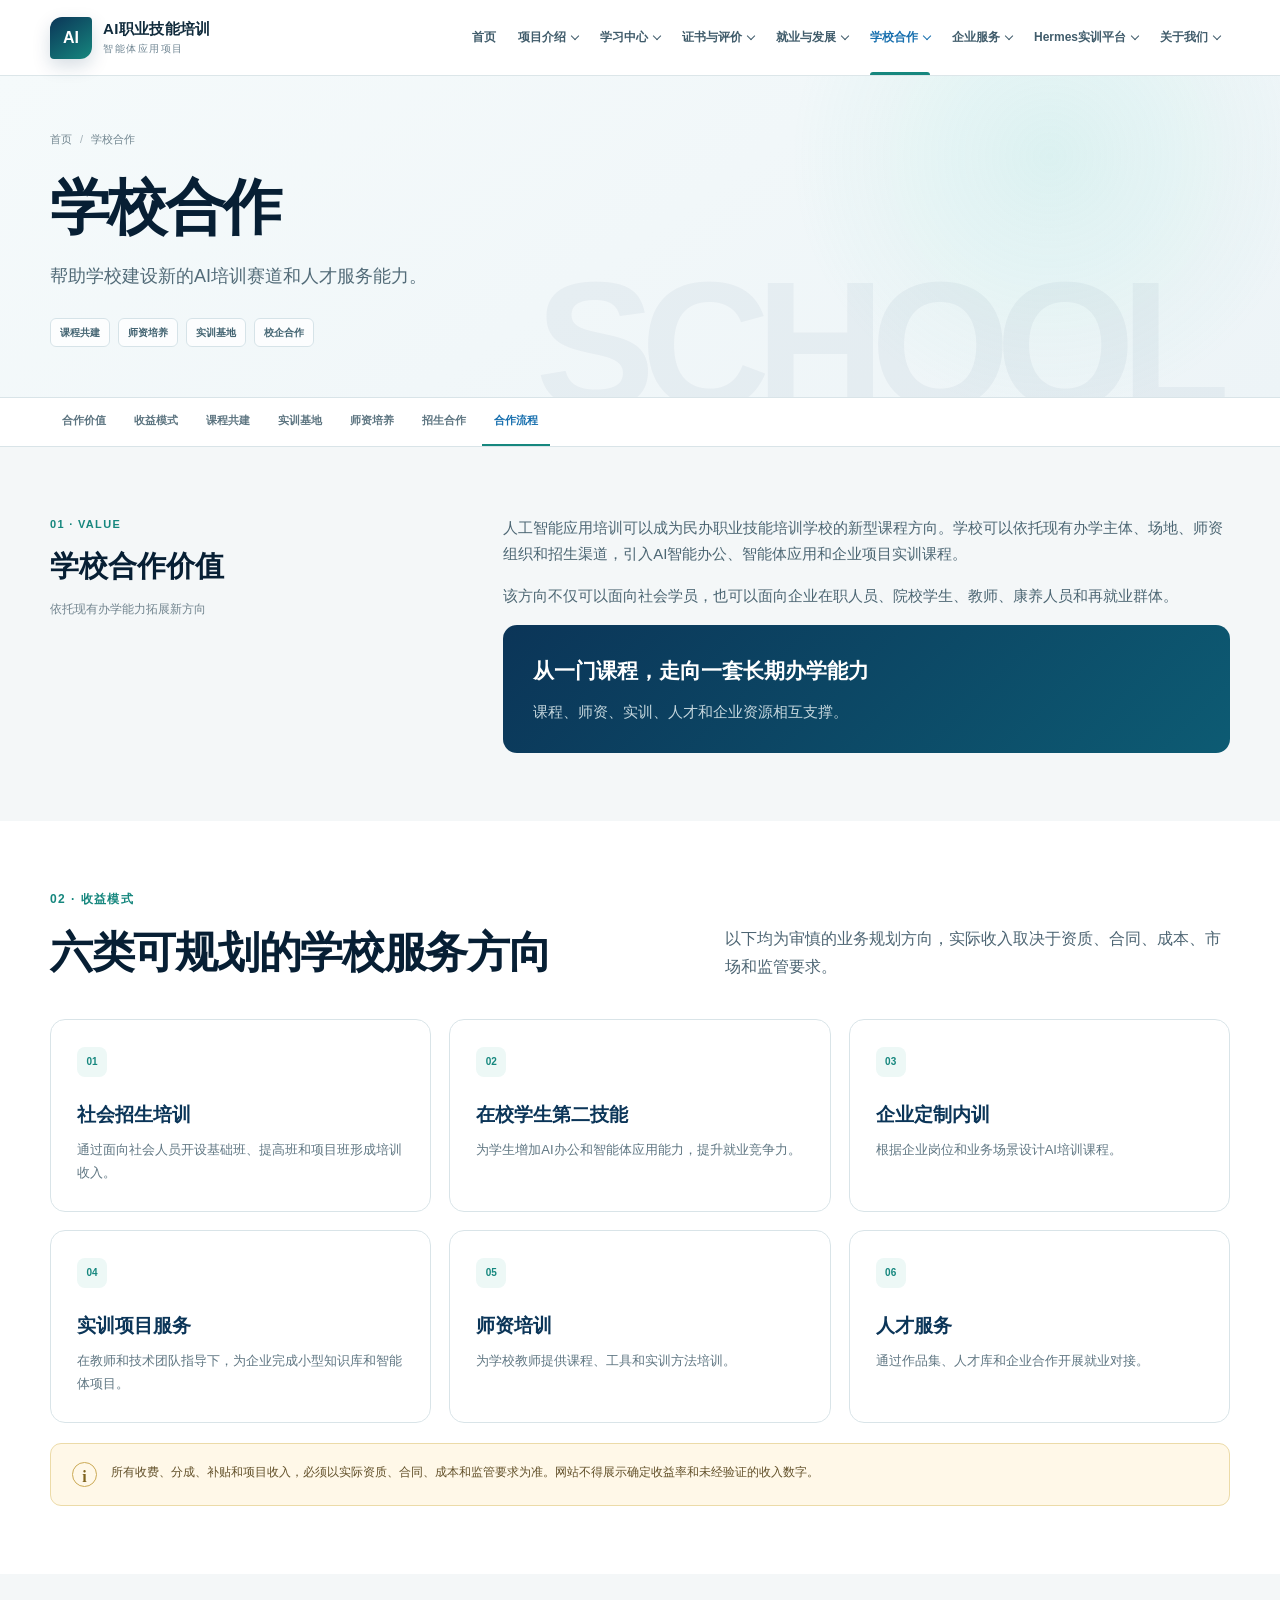
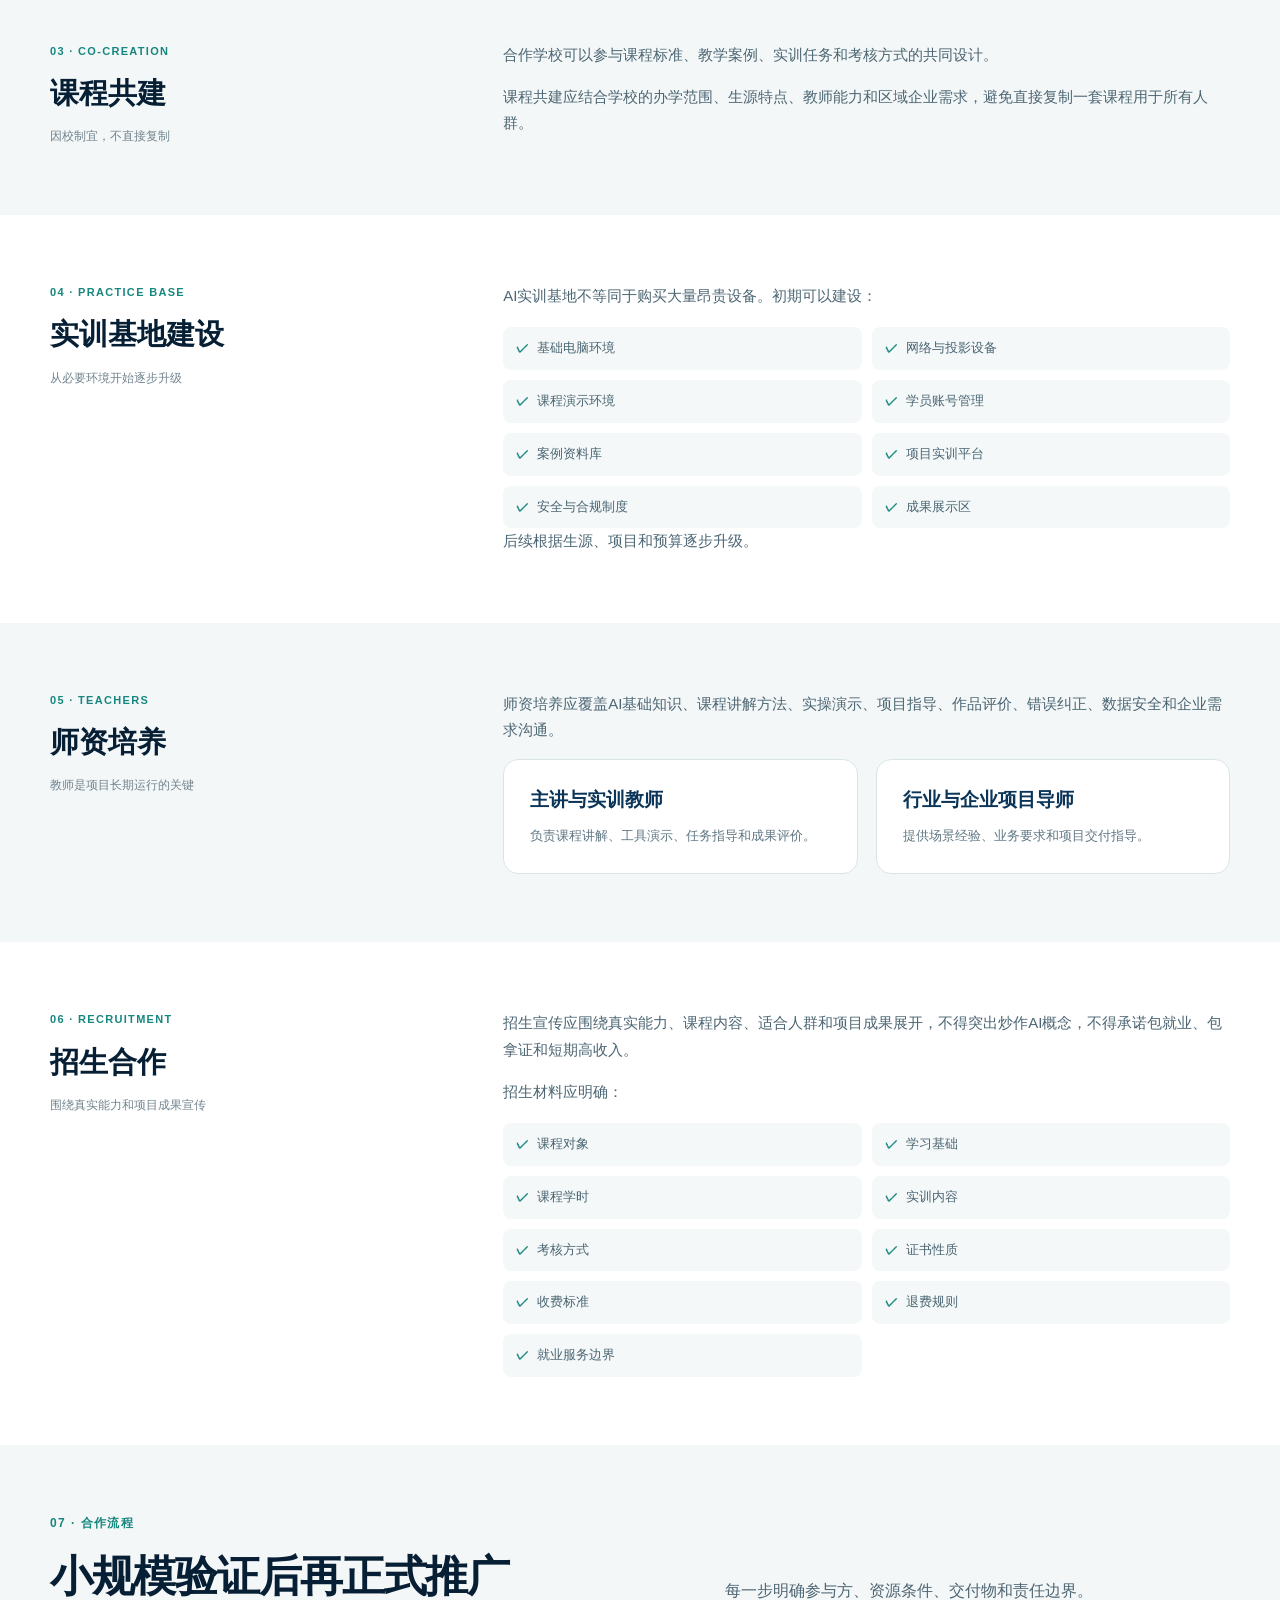
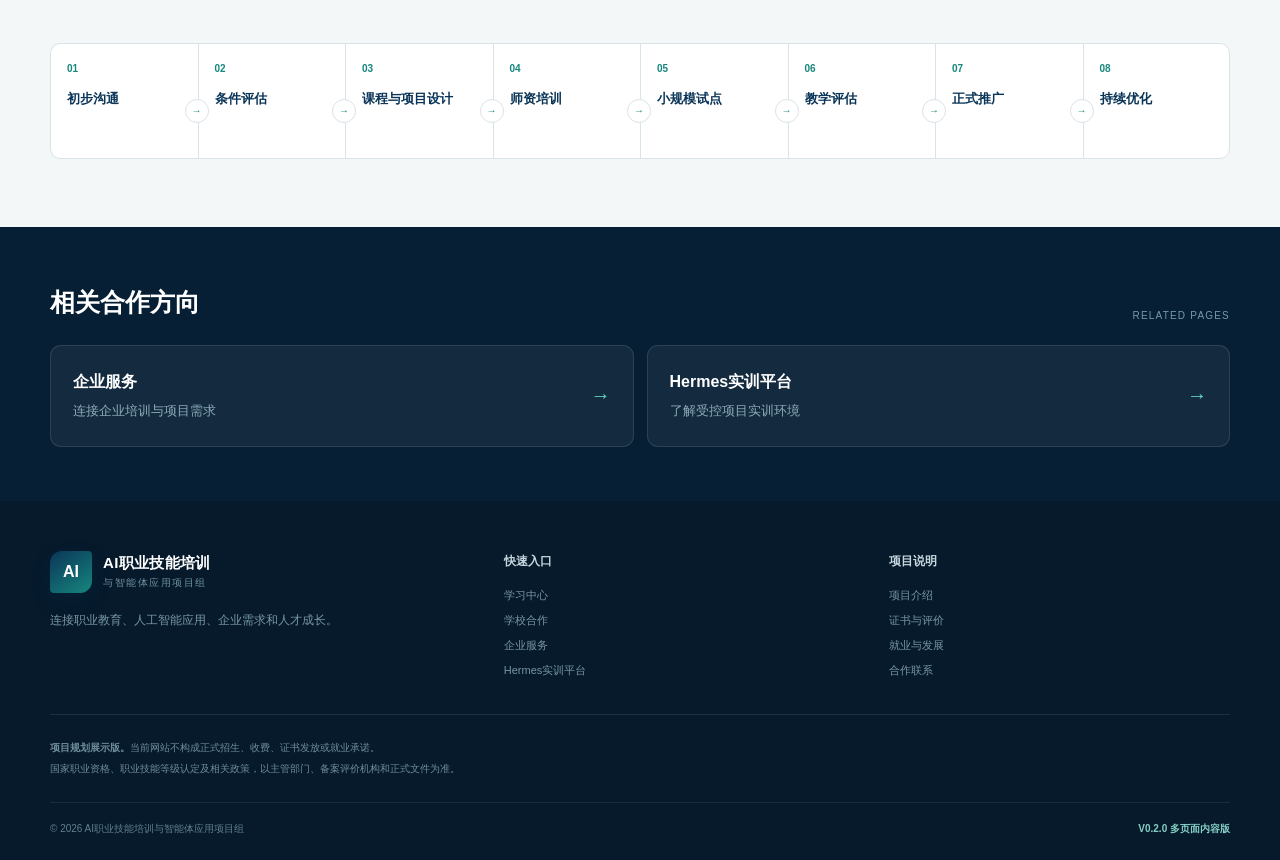
<file: school/index.html>
<!doctype html><html lang="zh-CN"><head><meta charset="utf-8"><meta name="viewport" content="width=device-width,initial-scale=1"><meta name="description" content="帮助职业技能培训学校建设AI培训新赛道、课程、师资、实训基地和企业合作能力。"><title>学校合作｜AI职业技能培训与智能体应用项目</title><link rel="stylesheet" href="../assets/css/style.css"><script src="../assets/js/main.js" defer></script></head><body data-page="school"><a class="skip-link" href="#main">跳到主要内容</a><header class="site-header" data-shared-header data-root="../"></header><button class="nav-scrim" type="button" aria-label="关闭导航"></button>
<main id="main"><section class="page-hero" data-code="SCHOOL"><div class="container"><ol class="breadcrumbs"><li><a href="../index.html">首页</a></li><li>学校合作</li></ol><h1>学校合作</h1><p class="page-subtitle">帮助学校建设新的AI培训赛道和人才服务能力。</p><div class="page-meta"><span>课程共建</span><span>师资培养</span><span>实训基地</span><span>校企合作</span></div></div></section><nav class="anchor-nav" aria-label="本页目录"><div class="container"><a href="#value">合作价值</a><a href="#models">收益模式</a><a href="#curriculum">课程共建</a><a href="#base">实训基地</a><a href="#teachers">师资培养</a><a href="#recruitment">招生合作</a><a href="#process">合作流程</a></div></nav>
<section class="content-section" id="value"><div class="container content-layout"><div class="content-title"><span class="section-no">01 · VALUE</span><h2>学校合作价值</h2><p>依托现有办学能力拓展新方向</p></div><div class="prose"><p>人工智能应用培训可以成为民办职业技能培训学校的新型课程方向。学校可以依托现有办学主体、场地、师资组织和招生渠道，引入AI智能办公、智能体应用和企业项目实训课程。</p><p>该方向不仅可以面向社会学员，也可以面向企业在职人员、院校学生、教师、康养人员和再就业群体。</p><div class="statement"><strong>从一门课程，走向一套长期办学能力</strong><p>课程、师资、实训、人才和企业资源相互支撑。</p></div></div></div></section>
<section class="content-section" id="models"><div class="container"><div class="section-head"><div><p class="section-kicker">02 · 收益模式</p><h2>六类可规划的学校服务方向</h2></div><p>以下均为审慎的业务规划方向，实际收入取决于资质、合同、成本、市场和监管要求。</p></div><div class="card-grid"><article class="info-card"><span class="card-no">01</span><h3>社会招生培训</h3><p>通过面向社会人员开设基础班、提高班和项目班形成培训收入。</p></article><article class="info-card"><span class="card-no">02</span><h3>在校学生第二技能</h3><p>为学生增加AI办公和智能体应用能力，提升就业竞争力。</p></article><article class="info-card"><span class="card-no">03</span><h3>企业定制内训</h3><p>根据企业岗位和业务场景设计AI培训课程。</p></article><article class="info-card"><span class="card-no">04</span><h3>实训项目服务</h3><p>在教师和技术团队指导下，为企业完成小型知识库和智能体项目。</p></article><article class="info-card"><span class="card-no">05</span><h3>师资培训</h3><p>为学校教师提供课程、工具和实训方法培训。</p></article><article class="info-card"><span class="card-no">06</span><h3>人才服务</h3><p>通过作品集、人才库和企业合作开展就业对接。</p></article></div><div class="notice" style="margin-top:20px"><p>所有收费、分成、补贴和项目收入，必须以实际资质、合同、成本和监管要求为准。网站不得展示确定收益率和未经验证的收入数字。</p></div></div></section>
<section class="content-section" id="curriculum"><div class="container content-layout"><div class="content-title"><span class="section-no">03 · CO-CREATION</span><h2>课程共建</h2><p>因校制宜，不直接复制</p></div><div class="prose"><p>合作学校可以参与课程标准、教学案例、实训任务和考核方式的共同设计。</p><p>课程共建应结合学校的办学范围、生源特点、教师能力和区域企业需求，避免直接复制一套课程用于所有人群。</p></div></div></section>
<section class="content-section" id="base"><div class="container content-layout"><div class="content-title"><span class="section-no">04 · PRACTICE BASE</span><h2>实训基地建设</h2><p>从必要环境开始逐步升级</p></div><div class="prose"><p>AI实训基地不等同于购买大量昂贵设备。初期可以建设：</p><ul class="check-list"><li>基础电脑环境</li><li>网络与投影设备</li><li>课程演示环境</li><li>学员账号管理</li><li>案例资料库</li><li>项目实训平台</li><li>安全与合规制度</li><li>成果展示区</li></ul><p>后续根据生源、项目和预算逐步升级。</p></div></div></section>
<section class="content-section" id="teachers"><div class="container content-layout"><div class="content-title"><span class="section-no">05 · TEACHERS</span><h2>师资培养</h2><p>教师是项目长期运行的关键</p></div><div class="prose"><p>师资培养应覆盖AI基础知识、课程讲解方法、实操演示、项目指导、作品评价、错误纠正、数据安全和企业需求沟通。</p><div class="card-grid two"><article class="info-card"><h3>主讲与实训教师</h3><p>负责课程讲解、工具演示、任务指导和成果评价。</p></article><article class="info-card"><h3>行业与企业项目导师</h3><p>提供场景经验、业务要求和项目交付指导。</p></article></div></div></div></section>
<section class="content-section" id="recruitment"><div class="container content-layout"><div class="content-title"><span class="section-no">06 · RECRUITMENT</span><h2>招生合作</h2><p>围绕真实能力和项目成果宣传</p></div><div class="prose"><p>招生宣传应围绕真实能力、课程内容、适合人群和项目成果展开，不得突出炒作AI概念，不得承诺包就业、包拿证和短期高收入。</p><p>招生材料应明确：</p><ul class="check-list"><li>课程对象</li><li>学习基础</li><li>课程学时</li><li>实训内容</li><li>考核方式</li><li>证书性质</li><li>收费标准</li><li>退费规则</li><li>就业服务边界</li></ul></div></div></section>
<section class="content-section" id="process"><div class="container"><div class="section-head"><div><p class="section-kicker">07 · 合作流程</p><h2>小规模验证后再正式推广</h2></div><p>每一步明确参与方、资源条件、交付物和责任边界。</p></div><ol class="flow" style="--steps:8"><li><span>01</span><strong>初步沟通</strong></li><li><span>02</span><strong>条件评估</strong></li><li><span>03</span><strong>课程与项目设计</strong></li><li><span>04</span><strong>师资培训</strong></li><li><span>05</span><strong>小规模试点</strong></li><li><span>06</span><strong>教学评估</strong></li><li><span>07</span><strong>正式推广</strong></li><li><span>08</span><strong>持续优化</strong></li></ol></div></section></main>
<section class="related"><div class="container"><div class="related-head"><h2>相关合作方向</h2><span>RELATED PAGES</span></div><div class="related-grid"><a class="related-card" href="../enterprise/"><div><strong>企业服务</strong><small>连接企业培训与项目需求</small></div><span>→</span></a><a class="related-card" href="../hermes/"><div><strong>Hermes实训平台</strong><small>了解受控项目实训环境</small></div><span>→</span></a></div></div></section><footer class="site-footer" data-shared-footer data-root="../"></footer><button class="back-top" type="button" aria-label="返回顶部">↑</button></body></html>
</file>
<file: assets/css/style.css>
:root {
  --ink: #102b3c; --ink-2: #4d6573; --navy: #0b3558; --navy-deep: #071f34;
  --blue: #176fae; --teal: #16877e; --mint: #68d8c5; --gold: #c99638;
  --paper: #fff; --canvas: #f4f7f8; --canvas-blue: #eef5f8; --line: #d9e4e8;
  --warning: #fff8e8; --danger: #a84444; --radius: 18px;
  --shadow: 0 18px 50px rgba(7,31,52,.1); --container: 1180px; --header-h: 76px;
}
* { box-sizing: border-box; }
html { scroll-behavior: smooth; scroll-padding-top: 150px; overflow-x: clip; }
body { margin: 0; color: var(--ink); background: var(--paper); font-family: "Microsoft YaHei","PingFang SC","Noto Sans CJK SC",Arial,sans-serif; line-height: 1.75; -webkit-font-smoothing: antialiased; overflow-x: clip; }
body.nav-open { overflow: hidden; }
a { color: inherit; text-decoration: none; }
button,input,select,textarea { font: inherit; }
button,select { cursor: pointer; }
img { max-width: 100%; }
.container { width: min(calc(100% - 40px),var(--container)); margin-inline: auto; }
.sr-only { position: absolute; width: 1px; height: 1px; padding: 0; margin: -1px; overflow: hidden; clip: rect(0,0,0,0); white-space: nowrap; border: 0; }
.skip-link { position: fixed; z-index: 300; left: 16px; top: -70px; padding: 9px 15px; color: #fff; background: var(--navy); border-radius: 8px; transition: top .2s; }
.skip-link:focus { top: 12px; }
:focus-visible { outline: 3px solid rgba(23,111,174,.35); outline-offset: 3px; }

/* Header and global navigation */
.site-header { position: sticky; top: 0; z-index: 120; height: var(--header-h); background: rgba(255,255,255,.96); border-bottom: 1px solid rgba(217,228,232,.92); backdrop-filter: blur(16px); }
.header-bar { height: 100%; display: flex; align-items: center; justify-content: space-between; gap: 22px; }
.brand { display: inline-flex; align-items: center; gap: 11px; flex: 0 0 auto; }
.brand-mark { width: 42px; height: 42px; display: grid; place-items: center; color: #fff; background: linear-gradient(145deg,var(--navy),var(--teal)); border-radius: 12px 4px 12px 4px; font-weight: 900; box-shadow: 0 7px 18px rgba(11,53,88,.17); }
.brand-copy { display: flex; flex-direction: column; line-height: 1.22; }
.brand-copy strong { font-size: 15px; letter-spacing: .02em; }
.brand-copy small { margin-top: 4px; color: #718794; font-size: 10px; letter-spacing: .15em; }
.site-nav { display: flex; align-items: stretch; justify-content: flex-end; height: 100%; gap: 2px; }
.nav-home,.nav-primary { position: relative; height: 100%; display: inline-flex; align-items: center; gap: 6px; padding: 0 10px; color: #405c6b; background: transparent; border: 0; font-size: 12px; font-weight: 700; white-space: nowrap; transition: color .2s,background .2s; }
.nav-home:hover,.nav-home:focus-visible,.nav-primary:hover,.nav-primary:focus-visible,.nav-group:focus-within>.nav-primary { color: var(--blue); background: #f3f8fa; }
.nav-home.is-current,.nav-group.is-current>.nav-primary { color: var(--blue); }
.nav-home.is-current::after,.nav-group.is-current>.nav-primary::after { content: ""; position: absolute; left: 10px; right: 10px; bottom: 0; height: 3px; background: var(--teal); border-radius: 3px 3px 0 0; }
.nav-group { position: relative; height: 100%; }
.nav-chevron { width: 6px; height: 6px; border-right: 1.5px solid currentColor; border-bottom: 1.5px solid currentColor; transform: translateY(-2px) rotate(45deg); transition: transform .2s; }
.nav-group:hover .nav-chevron,.nav-group:focus-within .nav-chevron,.nav-group.submenu-open .nav-chevron { transform: translateY(2px) rotate(225deg); }
.submenu { position: absolute; top: calc(100% - 6px); left: 50%; min-width: 218px; padding: 9px; background: white; border: 1px solid var(--line); border-radius: 12px; box-shadow: 0 18px 45px rgba(7,31,52,.16); opacity: 0; visibility: hidden; transform: translate(-50%,8px); transition: opacity .16s,transform .16s,visibility .16s; }
.nav-group:nth-last-child(-n+2) .submenu { left: auto; right: 0; transform: translate(0,8px); }
.nav-group:hover>.submenu,.nav-group:focus-within>.submenu,.nav-group.submenu-open>.submenu { opacity: 1; visibility: visible; transform: translate(-50%,0); }
.nav-group:nth-last-child(-n+2):hover>.submenu,.nav-group:nth-last-child(-n+2):focus-within>.submenu,.nav-group:nth-last-child(-n+2).submenu-open>.submenu { transform: translate(0,0); }
.submenu a { display: block; padding: 8px 10px; color: #536b78; border-radius: 7px; font-size: 11px; line-height: 1.45; }
.submenu a:first-child { color: var(--navy); font-weight: 800; background: #f1f6f8; }
.submenu a:hover,.submenu a:focus-visible { color: var(--blue); background: #edf5f8; }
.menu-toggle { display: none; width: 44px; height: 44px; border: 0; border-radius: 10px; background: var(--canvas); align-items: center; justify-content: center; flex-direction: column; gap: 5px; }
.menu-toggle span { width: 21px; height: 2px; background: var(--navy); transition: transform .2s,opacity .2s; }
.menu-toggle[aria-expanded="true"] span:nth-child(1) { transform: translateY(7px) rotate(45deg); }
.menu-toggle[aria-expanded="true"] span:nth-child(2) { opacity: 0; }
.menu-toggle[aria-expanded="true"] span:nth-child(3) { transform: translateY(-7px) rotate(-45deg); }
.nav-scrim { position: fixed; inset: var(--header-h) 0 0; z-index: 110; display: none; padding: 0; border: 0; background: rgba(7,31,52,.36); }

/* Shared components */
.eyebrow,.section-kicker { margin: 0 0 15px; color: var(--teal); font-size: 12px; font-weight: 900; letter-spacing: .12em; }
.section { padding: 88px 0; }
.section-tint { background: var(--canvas); }
.section-dark { color: white; background: var(--navy-deep); }
.section-head { display: grid; grid-template-columns: 1fr .82fr; gap: 60px; align-items: end; margin-bottom: 38px; }
.section-head.center { display: block; max-width: 800px; margin: 0 auto 42px; text-align: center; }
.section-head h2 { margin: 0; color: var(--navy-deep); font-size: clamp(29px,3.4vw,43px); line-height: 1.3; letter-spacing: -.03em; }
.section-dark .section-head h2 { color: white; }
.section-head>p,.section-head .head-copy { margin: 0; color: var(--ink-2); }
.section-dark .section-head>p { color: #a9c0ca; }
.section-head.center>p { margin: 15px auto 0; }
.lead { color: var(--ink-2); font-size: 17px; line-height: 1.95; }
.mini-label { margin: 0 0 8px; color: var(--teal); font-size: 10px; font-weight: 900; letter-spacing: .12em; text-transform: uppercase; }
.button { min-height: 46px; display: inline-flex; align-items: center; justify-content: center; gap: 10px; padding: 10px 19px; border: 1px solid transparent; border-radius: 9px; font-weight: 800; transition: transform .18s,box-shadow .18s,background .18s,border-color .18s; }
.button:hover,.button:focus-visible { transform: translateY(-2px); }
.button:active { transform: translateY(1px) scale(.99); }
.button-primary { color: white; background: linear-gradient(135deg,var(--navy),#176b91); box-shadow: 0 10px 26px rgba(11,53,88,.2); }
.button-secondary { color: var(--navy); background: white; border-color: #cbd9df; }
.button-soft { color: var(--blue); background: var(--canvas-blue); border-color: #d3e3ea; }
.text-link { display: inline-flex; align-items: center; gap: 8px; color: var(--blue); font-size: 13px; font-weight: 800; }
.text-link:hover,.text-link:focus-visible { color: var(--teal); }
.tag-list { display: flex; flex-wrap: wrap; gap: 8px; margin: 0; padding: 0; list-style: none; }
.tag-list li { padding: 6px 10px; color: #42606f; background: white; border: 1px solid var(--line); border-radius: 7px; font-size: 11px; font-weight: 700; }
.card-grid { display: grid; grid-template-columns: repeat(3,1fr); gap: 18px; }
.card-grid.two { grid-template-columns: repeat(2,1fr); }
.card-grid.four { grid-template-columns: repeat(4,1fr); }
.info-card { position: relative; padding: 26px; background: white; border: 1px solid var(--line); border-radius: 15px; transition: transform .2s,border-color .2s,box-shadow .2s; }
.info-card:hover { transform: translateY(-3px); border-color: #bdd4dd; box-shadow: var(--shadow); }
.info-card .card-no { display: inline-flex; align-items: center; justify-content: center; min-width: 30px; height: 30px; margin-bottom: 24px; padding: 0 8px; color: var(--teal); background: #edf8f6; border-radius: 8px; font-size: 10px; font-weight: 900; }
.info-card h3 { margin: 0 0 11px; color: var(--navy); font-size: 19px; line-height: 1.45; }
.info-card p { margin: 0; color: #607783; font-size: 13px; }
.info-card .text-link { margin-top: 18px; }
.notice { display: flex; gap: 14px; align-items: flex-start; padding: 18px 21px; color: #625029; background: var(--warning); border: 1px solid #ecdba8; border-radius: 11px; }
.notice::before { content: "i"; width: 23px; height: 23px; display: grid; place-items: center; flex: 0 0 auto; color: #7f631e; border: 1px solid #cbaa55; border-radius: 50%; font-family: Georgia,serif; font-weight: 700; }
.notice strong { color: #4f3d16; }
.notice p { margin: 0; font-size: 12px; }
.notice.danger { color: #6e3e3e; background: #fff4f4; border-color: #eccfcf; }
.notice.danger::before { content: "!"; color: var(--danger); border-color: #d7a6a6; }
.check-list { display: grid; grid-template-columns: repeat(2,1fr); gap: 10px; margin: 18px 0 0; padding: 0; list-style: none; }
.check-list li { position: relative; padding: 10px 12px 10px 34px; color: #496572; background: #f5f8f9; border-radius: 8px; font-size: 13px; }
.check-list li::before { content: "✓"; position: absolute; left: 13px; color: var(--teal); font-weight: 900; }
.bullet-list { margin: 14px 0 0; padding: 0; list-style: none; }
.bullet-list li { position: relative; margin: 7px 0; padding-left: 20px; color: #526b78; }
.bullet-list li::before { content: ""; position: absolute; left: 2px; top: .72em; width: 6px; height: 6px; background: var(--teal); border-radius: 2px; transform: rotate(45deg); }
.flow { display: grid; grid-template-columns: repeat(var(--steps,6),1fr); margin: 0; padding: 0; list-style: none; }
.flow li { position: relative; min-height: 116px; padding: 16px; background: white; border: 1px solid var(--line); border-right: 0; }
.flow li:first-child { border-radius: 10px 0 0 10px; }
.flow li:last-child { border-right: 1px solid var(--line); border-radius: 0 10px 10px 0; }
.flow li:not(:last-child)::after { content: "→"; position: absolute; z-index: 2; right: -11px; top: 48%; width: 22px; height: 22px; display: grid; place-items: center; color: var(--teal); background: white; border: 1px solid var(--line); border-radius: 50%; font-size: 10px; }
.flow span { display: block; color: var(--teal); font-size: 10px; font-weight: 900; }
.flow strong { display: block; margin-top: 13px; color: var(--navy); font-size: 13px; line-height: 1.45; }
.flow small { display: block; margin-top: 4px; color: #788d98; font-size: 10px; }

/* Home */
.home-hero { position: relative; overflow: hidden; padding: 70px 0 0; background: radial-gradient(circle at 76% 18%,rgba(104,216,197,.16),transparent 25%),radial-gradient(circle at 16% 15%,rgba(23,111,174,.09),transparent 28%),linear-gradient(180deg,#f8fbfc,#fff); }
.home-hero::before { content: ""; position: absolute; inset: 0; opacity: .34; pointer-events: none; background-image: linear-gradient(rgba(23,111,174,.06) 1px,transparent 1px),linear-gradient(90deg,rgba(23,111,174,.06) 1px,transparent 1px); background-size: 44px 44px; mask-image: linear-gradient(#000,transparent 86%); }
.home-hero-grid { position: relative; display: grid; grid-template-columns: 1.05fr .95fr; gap: 60px; align-items: center; }
.preview-badge { display: inline-flex; align-items: center; gap: 9px; margin-bottom: 18px; padding: 6px 11px; color: var(--navy); background: rgba(255,255,255,.82); border: 1px solid var(--line); border-radius: 99px; font-size: 11px; font-weight: 800; }
.preview-badge::before { content: ""; width: 8px; height: 8px; background: var(--teal); border-radius: 50%; box-shadow: 0 0 0 5px rgba(22,135,126,.1); }
.home-hero h1 { margin: 0; color: var(--navy-deep); font-size: clamp(42px,5vw,66px); line-height: 1.16; letter-spacing: -.055em; }
.home-hero h1 em { color: var(--blue); font-style: normal; }
.hero-lead { max-width: 680px; margin: 22px 0 0; color: #4f6775; font-size: 17px; }
.hero-support { max-width: 700px; margin: 16px 0 0; color: #6c818c; font-size: 13px; }
.hero-actions { display: flex; flex-wrap: wrap; gap: 11px; margin-top: 27px; }
.hero-tags { margin-top: 27px; }
.hero-visual { position: relative; padding: 28px; color: white; background: linear-gradient(150deg,#0d3d60,#071f34 80%); border-radius: 24px; box-shadow: 0 30px 70px rgba(7,31,52,.22); overflow: hidden; }
.hero-visual::after { content: ""; position: absolute; width: 280px; height: 280px; right: -110px; top: -120px; border: 1px solid rgba(104,216,197,.2); border-radius: 50%; box-shadow: 0 0 0 38px rgba(104,216,197,.025),0 0 0 76px rgba(104,216,197,.018); }
.visual-head { position: relative; z-index: 1; display: flex; justify-content: space-between; padding-bottom: 17px; border-bottom: 1px solid rgba(255,255,255,.12); font-size: 12px; font-weight: 800; }
.visual-head span:last-child { color: #85e0d2; }
.visual-path { position: relative; z-index: 1; display: grid; gap: 9px; margin-top: 20px; }
.visual-step { display: grid; grid-template-columns: 32px 1fr auto; align-items: center; gap: 12px; padding: 11px; background: rgba(255,255,255,.05); border: 1px solid rgba(255,255,255,.08); border-radius: 9px; }
.visual-step>span { width: 28px; height: 28px; display: grid; place-items: center; color: #7addcf; background: rgba(104,216,197,.09); border-radius: 6px; font-size: 9px; font-weight: 900; }
.visual-step strong { font-size: 12px; }
.visual-step small { color: #87a6b5; font-size: 9px; }
.home-hero-foot { position: relative; margin-top: 65px; padding: 22px 0; border-top: 1px solid var(--line); }
.home-hero-foot .container { display: flex; justify-content: center; gap: 46px; color: #496471; font-size: 12px; font-weight: 700; }
.audience-card { display: flex; flex-direction: column; min-height: 250px; }
.audience-card .audience-role { margin-bottom: 22px; color: var(--teal); font-size: 11px; font-weight: 900; letter-spacing: .12em; }
.audience-card .text-link { margin-top: auto; }
.course-overview { border-top: 5px solid var(--blue); }
.course-overview:nth-child(2) { border-color: var(--teal); }
.course-overview:nth-child(3) { border-color: var(--gold); }
.job-chips { display: grid; grid-template-columns: repeat(3,1fr); gap: 10px; margin: 0; padding: 0; list-style: none; }
.job-chips li { padding: 15px; color: #345563; background: white; border: 1px solid var(--line); border-radius: 10px; font-size: 13px; font-weight: 800; }
.job-chips li::before { content: "+"; margin-right: 9px; color: var(--teal); }
.feature-band { display: grid; grid-template-columns: 1fr .85fr; gap: 55px; align-items: center; padding: 44px; color: white; background: linear-gradient(140deg,var(--navy-deep),var(--navy)); border-radius: 20px; overflow: hidden; }
.feature-band h2 { margin: 0 0 15px; font-size: 34px; line-height: 1.35; }
.feature-band p { margin: 0; color: #afc5ce; }
.feature-band .button { margin-top: 22px; }
.feature-points { display: grid; grid-template-columns: repeat(2,1fr); gap: 10px; }
.feature-points span { padding: 13px; color: #bfe7e0; background: rgba(104,216,197,.07); border: 1px solid rgba(104,216,197,.15); border-radius: 8px; font-size: 11px; }
.cta-panel { display: grid; grid-template-columns: 1fr auto; gap: 30px; align-items: center; padding: 40px; background: var(--canvas-blue); border: 1px solid #d6e6ec; border-radius: 18px; }
.cta-panel h2 { margin: 0 0 10px; color: var(--navy); font-size: 28px; }
.cta-panel p { margin: 0; color: var(--ink-2); }
.cta-actions { display: flex; flex-wrap: wrap; gap: 9px; justify-content: flex-end; }

/* Inner pages */
.page-hero { position: relative; padding: 54px 0 50px; background: radial-gradient(circle at 82% 25%,rgba(104,216,197,.15),transparent 24%),linear-gradient(145deg,#f5fafb,#edf4f7); border-bottom: 1px solid var(--line); overflow: hidden; }
.page-hero::after { content: attr(data-code); position: absolute; right: 5%; bottom: -38px; color: rgba(11,53,88,.045); font-size: clamp(90px,14vw,190px); font-weight: 900; letter-spacing: -.08em; line-height: 1; }
.breadcrumbs { display: flex; align-items: center; gap: 8px; margin: 0 0 23px; padding: 0; color: #71858f; list-style: none; font-size: 11px; }
.breadcrumbs li:not(:last-child)::after { content: "/"; margin-left: 8px; color: #a5b2b9; }
.breadcrumbs a:hover { color: var(--blue); }
.page-hero h1 { position: relative; z-index: 1; margin: 0; color: var(--navy-deep); font-size: clamp(38px,5vw,60px); line-height: 1.2; letter-spacing: -.045em; }
.page-hero .page-subtitle { position: relative; z-index: 1; max-width: 720px; margin: 17px 0 0; color: #526b78; font-size: 18px; }
.page-meta { position: relative; z-index: 1; display: flex; flex-wrap: wrap; gap: 8px; margin-top: 25px; }
.page-meta span { padding: 5px 9px; color: #426371; background: rgba(255,255,255,.72); border: 1px solid #d6e3e8; border-radius: 6px; font-size: 10px; font-weight: 800; }
.anchor-nav { position: sticky; top: var(--header-h); z-index: 90; background: rgba(255,255,255,.96); border-bottom: 1px solid var(--line); backdrop-filter: blur(12px); }
.anchor-nav .container { display: flex; gap: 4px; overflow-x: auto; scrollbar-width: none; }
.anchor-nav .container::-webkit-scrollbar { display: none; }
.anchor-nav a { flex: 0 0 auto; padding: 13px 12px; color: #5d7581; border-bottom: 2px solid transparent; font-size: 11px; font-weight: 800; white-space: nowrap; }
.anchor-nav a:hover,.anchor-nav a:focus-visible,.anchor-nav a.active { color: var(--blue); border-bottom-color: var(--teal); }
.content-section { padding: 68px 0; }
.content-section:nth-of-type(even) { background: var(--canvas); }
.content-layout { display: grid; grid-template-columns: .7fr 1.3fr; gap: 62px; align-items: start; }
.content-title { position: sticky; top: 150px; }
.content-title .section-no { display: block; margin-bottom: 13px; color: var(--teal); font-size: 11px; font-weight: 900; letter-spacing: .12em; }
.content-title h2 { margin: 0; color: var(--navy-deep); font-size: 29px; line-height: 1.35; }
.content-title p { margin: 13px 0 0; color: #71848e; font-size: 12px; }
.prose { color: #4c6673; font-size: 15px; }
.prose p { margin: 0 0 16px; }
.prose p:last-child { margin-bottom: 0; }
.prose strong { color: var(--navy); }
.statement { padding: 28px 30px; color: white; background: linear-gradient(135deg,var(--navy),#0d5b73); border-radius: 14px; }
.statement p { margin: 0; color: #c4d6dd; }
.statement strong { display: block; margin-bottom: 9px; color: white; font-size: 21px; }
.course-detail { padding: 31px; background: white; border: 1px solid var(--line); border-radius: 16px; box-shadow: 0 10px 34px rgba(7,31,52,.05); }
.course-detail+.course-detail { margin-top: 18px; }
.course-header { display: grid; grid-template-columns: 1fr auto; gap: 20px; padding-bottom: 22px; border-bottom: 1px solid var(--line); }
.course-level { color: var(--teal); font-size: 10px; font-weight: 900; letter-spacing: .13em; }
.course-detail h3 { margin: 5px 0 0; color: var(--navy); font-size: 25px; }
.hour-badge { align-self: center; padding: 7px 11px; color: #536d7a; background: var(--canvas); border-radius: 7px; font-size: 11px; font-weight: 800; }
.course-block { margin-top: 22px; }
.course-block h4 { margin: 0 0 9px; color: var(--navy); font-size: 14px; }
.course-block p { margin: 0; color: #5d7581; font-size: 13px; }
.course-columns { display: grid; grid-template-columns: repeat(3,1fr); gap: 18px; }
.course-columns .course-block { padding: 18px; background: var(--canvas); border-radius: 10px; }
.ratio-grid { display: grid; grid-template-columns: repeat(4,1fr); gap: 11px; }
.ratio-item { padding: 20px; background: white; border: 1px solid var(--line); border-radius: 11px; text-align: center; }
.ratio-item strong { display: block; color: var(--navy); font-size: 27px; }
.ratio-item span { color: #657d88; font-size: 11px; }
.project-card h3,.role-card h3 { display: flex; align-items: flex-start; gap: 9px; }
.project-card h3::before,.role-card h3::before { content: ""; width: 8px; height: 8px; margin-top: 9px; flex: 0 0 auto; background: var(--teal); border-radius: 2px; transform: rotate(45deg); }
.faq-list { display: grid; gap: 10px; }
.faq-list details { background: white; border: 1px solid var(--line); border-radius: 10px; }
.faq-list summary { position: relative; padding: 17px 48px 17px 19px; color: var(--navy); font-weight: 800; cursor: pointer; list-style: none; }
.faq-list summary::-webkit-details-marker { display: none; }
.faq-list summary::after { content: "+"; position: absolute; right: 19px; top: 14px; color: var(--teal); font-size: 21px; }
.faq-list details[open] summary::after { content: "−"; }
.faq-list details p { margin: 0; padding: 0 19px 18px; color: #5e7580; font-size: 13px; }
.related { padding: 54px 0; background: var(--navy-deep); }
.related-head { display: flex; justify-content: space-between; align-items: end; margin-bottom: 20px; color: white; }
.related-head h2 { margin: 0; font-size: 25px; }
.related-head span { color: #7699a9; font-size: 10px; letter-spacing: .12em; }
.related-grid { display: grid; grid-template-columns: repeat(2,1fr); gap: 13px; }
.related-card { display: flex; justify-content: space-between; align-items: center; padding: 22px; color: white; background: rgba(255,255,255,.055); border: 1px solid rgba(255,255,255,.1); border-radius: 11px; }
.related-card:hover,.related-card:focus-visible { background: rgba(104,216,197,.1); border-color: rgba(104,216,197,.3); }
.related-card strong { display: block; }
.related-card small { color: #8eabb8; }
.related-card span { color: var(--mint); font-size: 20px; }

/* Contact form */
.contact-grid { display: grid; grid-template-columns: .75fr 1.25fr; gap: 58px; align-items: start; }
.contact-form { padding: 31px; background: white; border: 1px solid var(--line); border-radius: 16px; box-shadow: var(--shadow); }
.form-row { display: grid; grid-template-columns: repeat(2,1fr); gap: 14px; }
.field { margin-bottom: 15px; }
.field label { display: block; margin-bottom: 6px; color: #405c69; font-size: 11px; font-weight: 800; }
.field label span { color: var(--danger); }
.field input,.field select,.field textarea { width: 100%; padding: 11px 12px; color: var(--ink); background: #fbfcfc; border: 1px solid #d2dfe3; border-radius: 8px; outline: none; }
.field textarea { min-height: 108px; resize: vertical; }
.field input:focus,.field select:focus,.field textarea:focus { background: white; border-color: var(--teal); box-shadow: 0 0 0 3px rgba(22,135,126,.1); }
.field [aria-invalid="true"] { border-color: var(--danger); }
.form-status { margin-top: 13px; padding: 12px; color: #0d6159; background: #eaf8f5; border: 1px solid #c8e9e2; border-radius: 8px; font-size: 12px; text-align: center; }
.form-status.error { color: #8b3333; background: #fff0f0; border-color: #efcece; }
.form-hint { margin: 8px 0 0; color: #82939a; font-size: 10px; text-align: center; }

/* Footer */
.site-footer { padding: 50px 0 23px; color: #93acb7; background: #061a2c; }
.footer-main { display: grid; grid-template-columns: 1.2fr 1fr 1fr; gap: 45px; padding-bottom: 30px; border-bottom: 1px solid rgba(255,255,255,.09); }
.footer-brand .brand-copy strong { color: white; }
.footer-brand .brand-copy small { color: #6f91a0; }
.footer-intro { margin: 17px 0 0; color: #7897a5; font-size: 12px; }
.footer-col h3 { margin: 0 0 11px; color: #c7d7dd; font-size: 12px; }
.footer-col a { display: block; padding: 3px 0; color: #7897a5; font-size: 11px; }
.footer-col a:hover { color: var(--mint); }
.footer-compliance { padding: 20px 0; border-bottom: 1px solid rgba(255,255,255,.07); }
.footer-compliance p { margin: 4px 0; color: #6f8d9b; font-size: 10px; }
.footer-bottom { display: flex; justify-content: space-between; gap: 20px; padding-top: 17px; color: #617f8e; font-size: 10px; }
.footer-bottom strong { color: #83cfc3; }
.back-top { position: fixed; z-index: 80; right: 20px; bottom: 20px; width: 42px; height: 42px; display: grid; place-items: center; color: white; background: var(--navy); border: 0; border-radius: 10px; box-shadow: 0 10px 25px rgba(7,31,52,.22); opacity: 0; visibility: hidden; transform: translateY(10px); transition: opacity .2s,visibility .2s,transform .2s; }
.back-top.visible { opacity: 1; visibility: visible; transform: translateY(0); }

@media (max-width:1120px) {
  :root { --header-h: 68px; }
  html { scroll-padding-top: 130px; }
  .container { width: min(calc(100% - 30px),var(--container)); }
  .menu-toggle { display: flex; }
  .site-nav { position: fixed; z-index: 121; top: var(--header-h); right: 0; width: min(420px,100%); height: calc(100vh - var(--header-h)); display: block; padding: 14px 17px 30px; background: white; box-shadow: -16px 25px 45px rgba(7,31,52,.16); overflow-y: auto; transform: translateX(105%); transition: transform .23s; }
  body.nav-open .site-nav { transform: translateX(0); }
  body.nav-open .nav-scrim { display: block; }
  .nav-home,.nav-primary { width: 100%; height: auto; min-height: 48px; justify-content: space-between; padding: 10px 8px; border-bottom: 1px solid #edf1f3; font-size: 14px; }
  .nav-home.is-current::after,.nav-group.is-current>.nav-primary::after { left: 0; right: auto; top: 12px; bottom: 12px; width: 3px; height: auto; border-radius: 0 3px 3px 0; }
  .nav-group { height: auto; }
  .submenu { position: static; min-width: 0; max-height: 0; padding: 0 9px; border: 0; border-radius: 0; box-shadow: none; opacity: 1; visibility: visible; transform: none!important; overflow: hidden; transition: max-height .22s,padding .22s; }
  .nav-group:hover>.submenu,.nav-group:focus-within>.submenu { max-height: 0; padding-block: 0; }
  .nav-group.submenu-open>.submenu,.nav-group.submenu-open:hover>.submenu,.nav-group.submenu-open:focus-within>.submenu { max-height: 440px; padding-block: 7px 10px; }
  .submenu a { padding: 9px 12px 9px 20px; font-size: 12px; }
  .home-hero-grid { gap: 36px; }
  .card-grid.four { grid-template-columns: repeat(2,1fr); }
  .flow { grid-template-columns: repeat(4,1fr); gap: 8px; }
  .flow li { border: 1px solid var(--line); border-radius: 8px!important; }
  .flow li:not(:last-child)::after { display: none; }
}
@media (max-width:820px) {
  .section { padding: 70px 0; }
  .section-head,.home-hero-grid,.feature-band,.content-layout,.contact-grid { grid-template-columns: 1fr; }
  .section-head { gap: 18px; }
  .home-hero { padding-top: 48px; }
  .hero-visual { max-width: 650px; width: 100%; margin-inline: auto; }
  .home-hero-foot .container { flex-wrap: wrap; gap: 10px 28px; }
  .card-grid { grid-template-columns: repeat(2,1fr); }
  .job-chips { grid-template-columns: repeat(2,1fr); }
  .feature-band { gap: 30px; padding: 34px; }
  .cta-panel { grid-template-columns: 1fr; }
  .cta-actions { justify-content: flex-start; }
  .page-hero { padding: 43px 0; }
  .content-title { position: static; }
  .content-layout { gap: 25px; }
  .course-columns { grid-template-columns: 1fr; }
  .ratio-grid { grid-template-columns: repeat(2,1fr); }
  .flow { grid-template-columns: repeat(3,1fr); }
  .footer-main { grid-template-columns: 1.5fr 1fr 1fr; gap: 25px; }
}
@media (max-width:560px) {
  .container { width: min(calc(100% - 24px),var(--container)); }
  .brand-mark { width: 38px; height: 38px; }
  .brand-copy strong { font-size: 13px; }
  .brand-copy small { font-size: 9px; }
  .home-hero h1 { font-size: clamp(34px,10.8vw,42px); }
  .hero-lead { font-size: 15px; }
  .hero-actions { display: grid; grid-template-columns: 1fr; }
  .hero-actions .button { width: 100%; }
  .hero-tags { display: grid; grid-template-columns: repeat(2,minmax(0,1fr)); }
  .hero-tags li { min-width: 0; text-align: center; }
  .hero-visual { padding: 20px; border-radius: 17px; }
  .home-hero-foot .container { justify-content: flex-start; }
  .section,.content-section { padding: 58px 0; }
  .section-head h2 { font-size: 28px; }
  .card-grid,.card-grid.two,.card-grid.four,.job-chips,.related-grid { grid-template-columns: 1fr; }
  .info-card { padding: 22px; }
  .feature-band { padding: 26px 22px; }
  .feature-band h2 { font-size: 28px; }
  .feature-points { grid-template-columns: 1fr; }
  .cta-panel { padding: 26px 22px; }
  .cta-actions { display: grid; grid-template-columns: 1fr; }
  .cta-actions .button { width: 100%; }
  .page-hero h1 { font-size: 38px; }
  .page-hero .page-subtitle { font-size: 15px; }
  .anchor-nav a { padding-inline: 9px; }
  .content-title h2 { font-size: 25px; }
  .check-list { grid-template-columns: 1fr; }
  .flow { grid-template-columns: repeat(2,1fr); }
  .course-detail { padding: 22px; }
  .course-header { grid-template-columns: 1fr; }
  .hour-badge { justify-self: start; }
  .ratio-grid { grid-template-columns: repeat(2,1fr); }
  .form-row { grid-template-columns: 1fr; gap: 0; }
  .contact-form { padding: 22px; }
  .footer-main { grid-template-columns: 1fr 1fr; }
  .footer-main>div:first-child { grid-column: 1/-1; }
  .footer-bottom { flex-direction: column; }
}
@media (prefers-reduced-motion:reduce) {
  html { scroll-behavior: auto; }
  *,*::before,*::after { animation-duration: .01ms!important; animation-iteration-count: 1!important; transition-duration: .01ms!important; }
}
</file>
